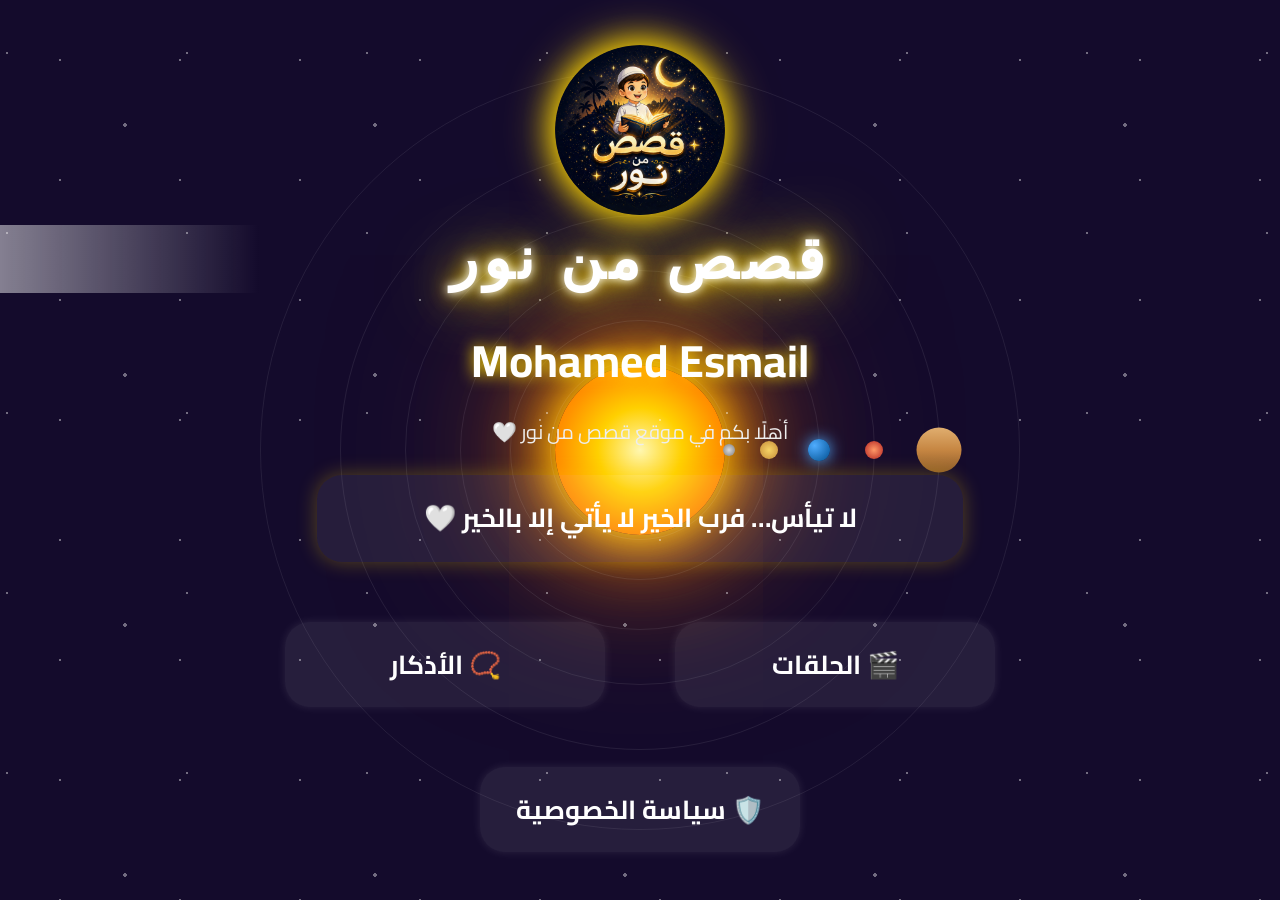
<file: index.html>
<!DOCTYPE html>
<html lang="ar" dir="rtl">

<head>

<meta property="og:image" content="https://hema6464640-glitch.github.io/qesas-men-noor/logo.png">

<meta name="google-site-verification" content="s0iK3EQG66wkWlhZ4yC-Q9cjagMVHtHGOkhFTK0fy5c" />

<meta charset="UTF-8">

<meta name="viewport" content="width=device-width, initial-scale=1.0">

<title>قصص من نور | قصص الصحابة والأذكار الإسلامية</title>

<meta name="description" content="موقع قصص من نور يقدم قصص الصحابة المؤثرة والأذكار الإسلامية اليومية بشكل جميل ومميز.">

<meta name="keywords" content="قصص من نور, قصص الصحابة, اذكار الصباح, اذكار المساء, اسلاميات, خالد بن الوليد, عمر بن الخطاب">

<meta name="author" content="Mohamed Esmail">

<link rel="icon" href="logo.png">

<title>قصص من نور</title>

<link rel="stylesheet" href="style.css">

</head>

<body class="fadePage">

<div class="container">

<img src="logo.png" class="logo">

<h1 class="myName">

قصص من نور

</h1>

<div class="title">
Mohamed Esmail
</div>

<div class="desc">
أهلًا بكم في موقع قصص من نور 🤍
</div>

<div class="changing-text">

<p id="changingWords">

لا تيأس… فرب الخير لا يأتي إلا بالخير 🤍

</p>

</div>

<div class="buttons">

<a href="videos.html" class="btn">
🎬 الحلقات
</a>

<a href="azkar.html" class="btn">
📿 الأذكار
</a>

<a href="privacy.html" class="btn">
🛡️ سياسة الخصوصية
</a>

</div>

<script src="script.js"></script>

</body>

<div class="sun"></div>

<div class="solar-system">

<div class="orbit orbit1">
<div class="planet mercury"></div>
</div>

<div class="orbit orbit2">
<div class="planet venus"></div>
</div>

<div class="orbit orbit3">
<div class="planet earth"></div>
</div>

<div class="orbit orbit4">
<div class="planet mars"></div>
</div>

<div class="orbit orbit5">
<div class="planet jupiter"></div>
</div>

<div class="orbit orbit6">
<div class="planet saturn"></div>
</div>

</div>

<div class="shooting-star star1"></div>
<div class="shooting-star star2"></div>

<div class="real-stars"></div>
</file>
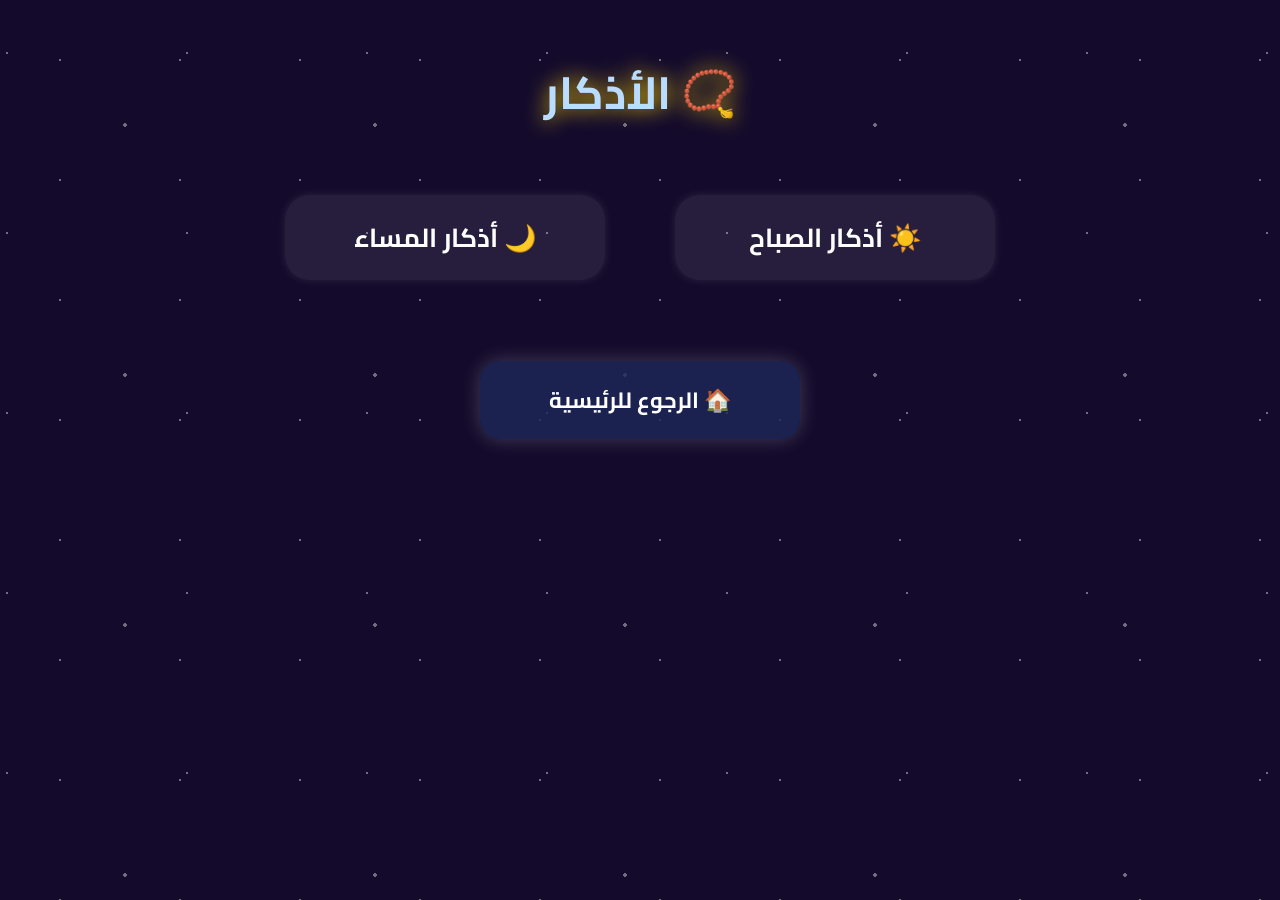
<file: azkar.html>
<!DOCTYPE html>
<html lang="ar" dir="rtl">

<head>
<meta charset="UTF-8">
<title>الأذكار</title>

<link rel="stylesheet" href="style.css">

</head>

<body>

<div class="container">

<h1>📿 الأذكار</h1>

<div class="buttons">

<a href="morning.html" class="btn">
☀️ أذكار الصباح
</a>

<a href="night.html" class="btn">
🌙 أذكار المساء
</a>

</div>

<br><br>

<a href="index.html" class="btn">
🏠 الرجوع للرئيسية
</a>

</div>

</body>
</html>
</file>
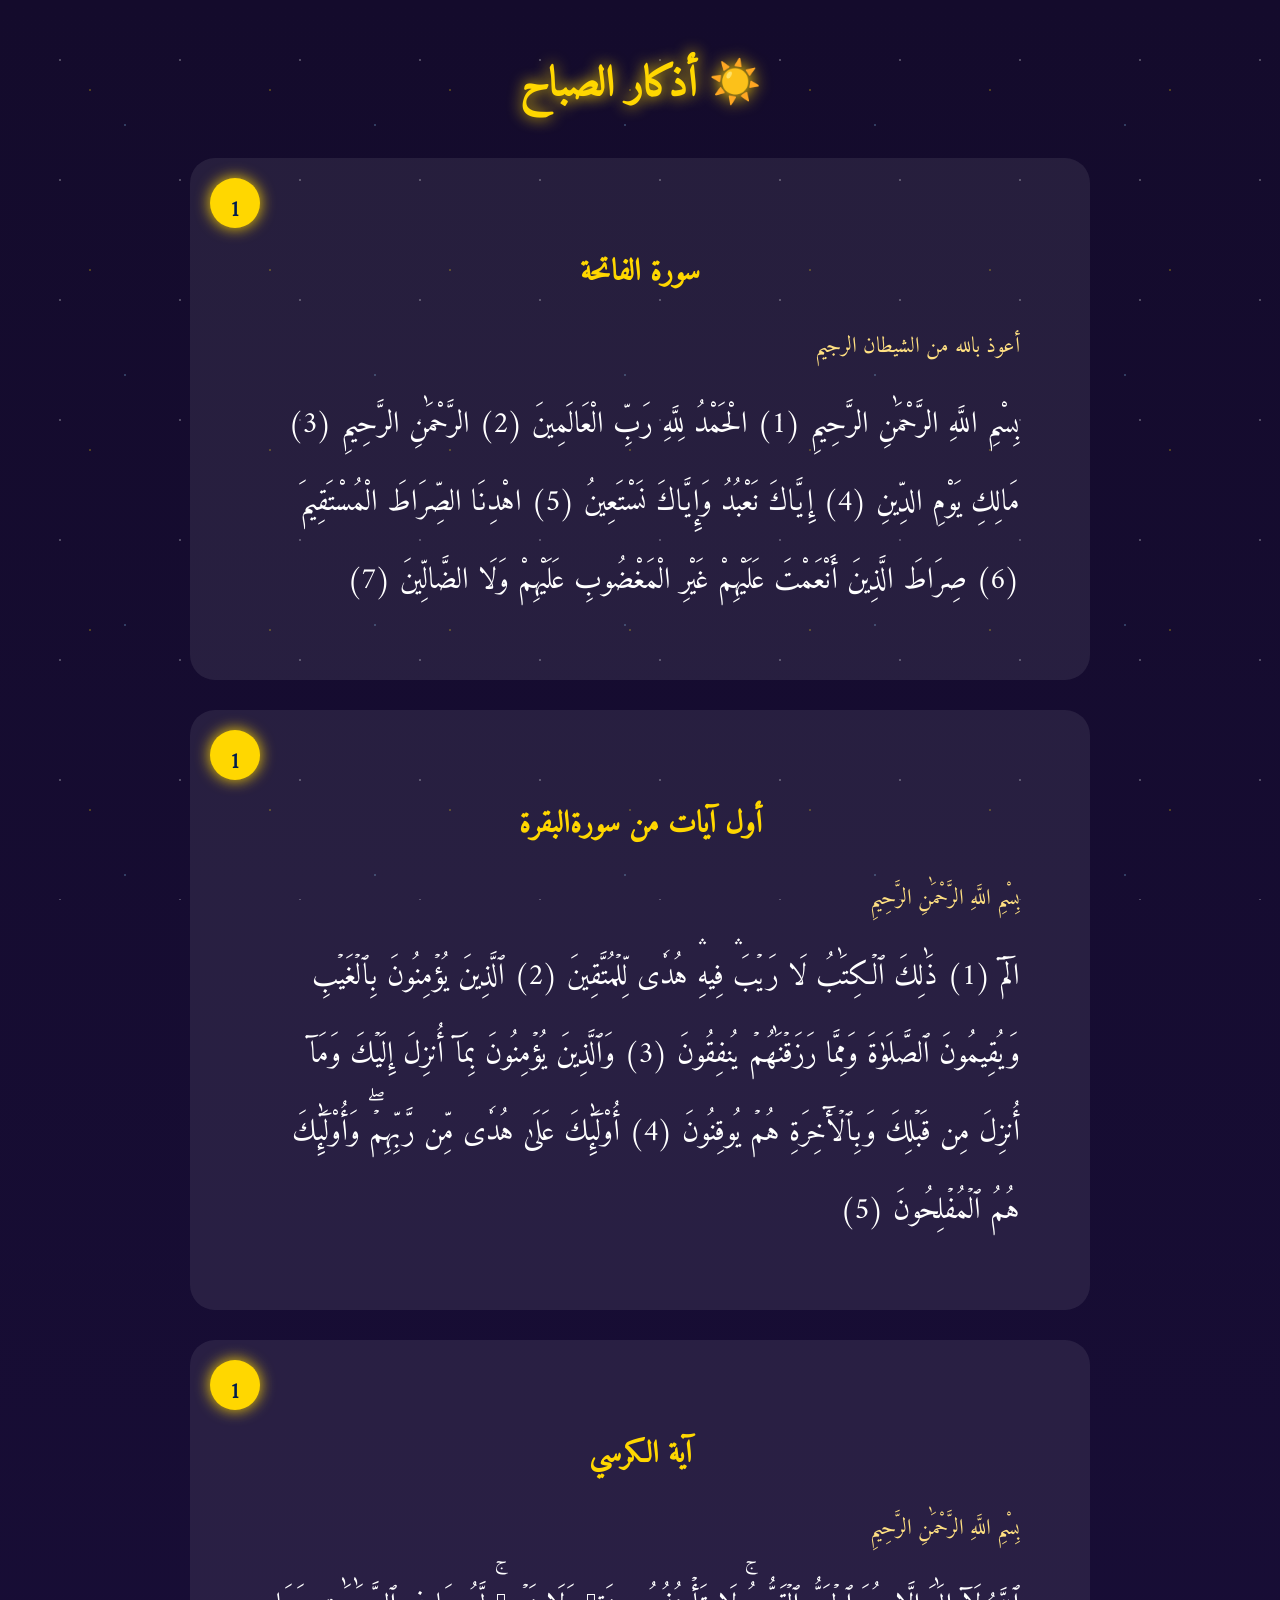
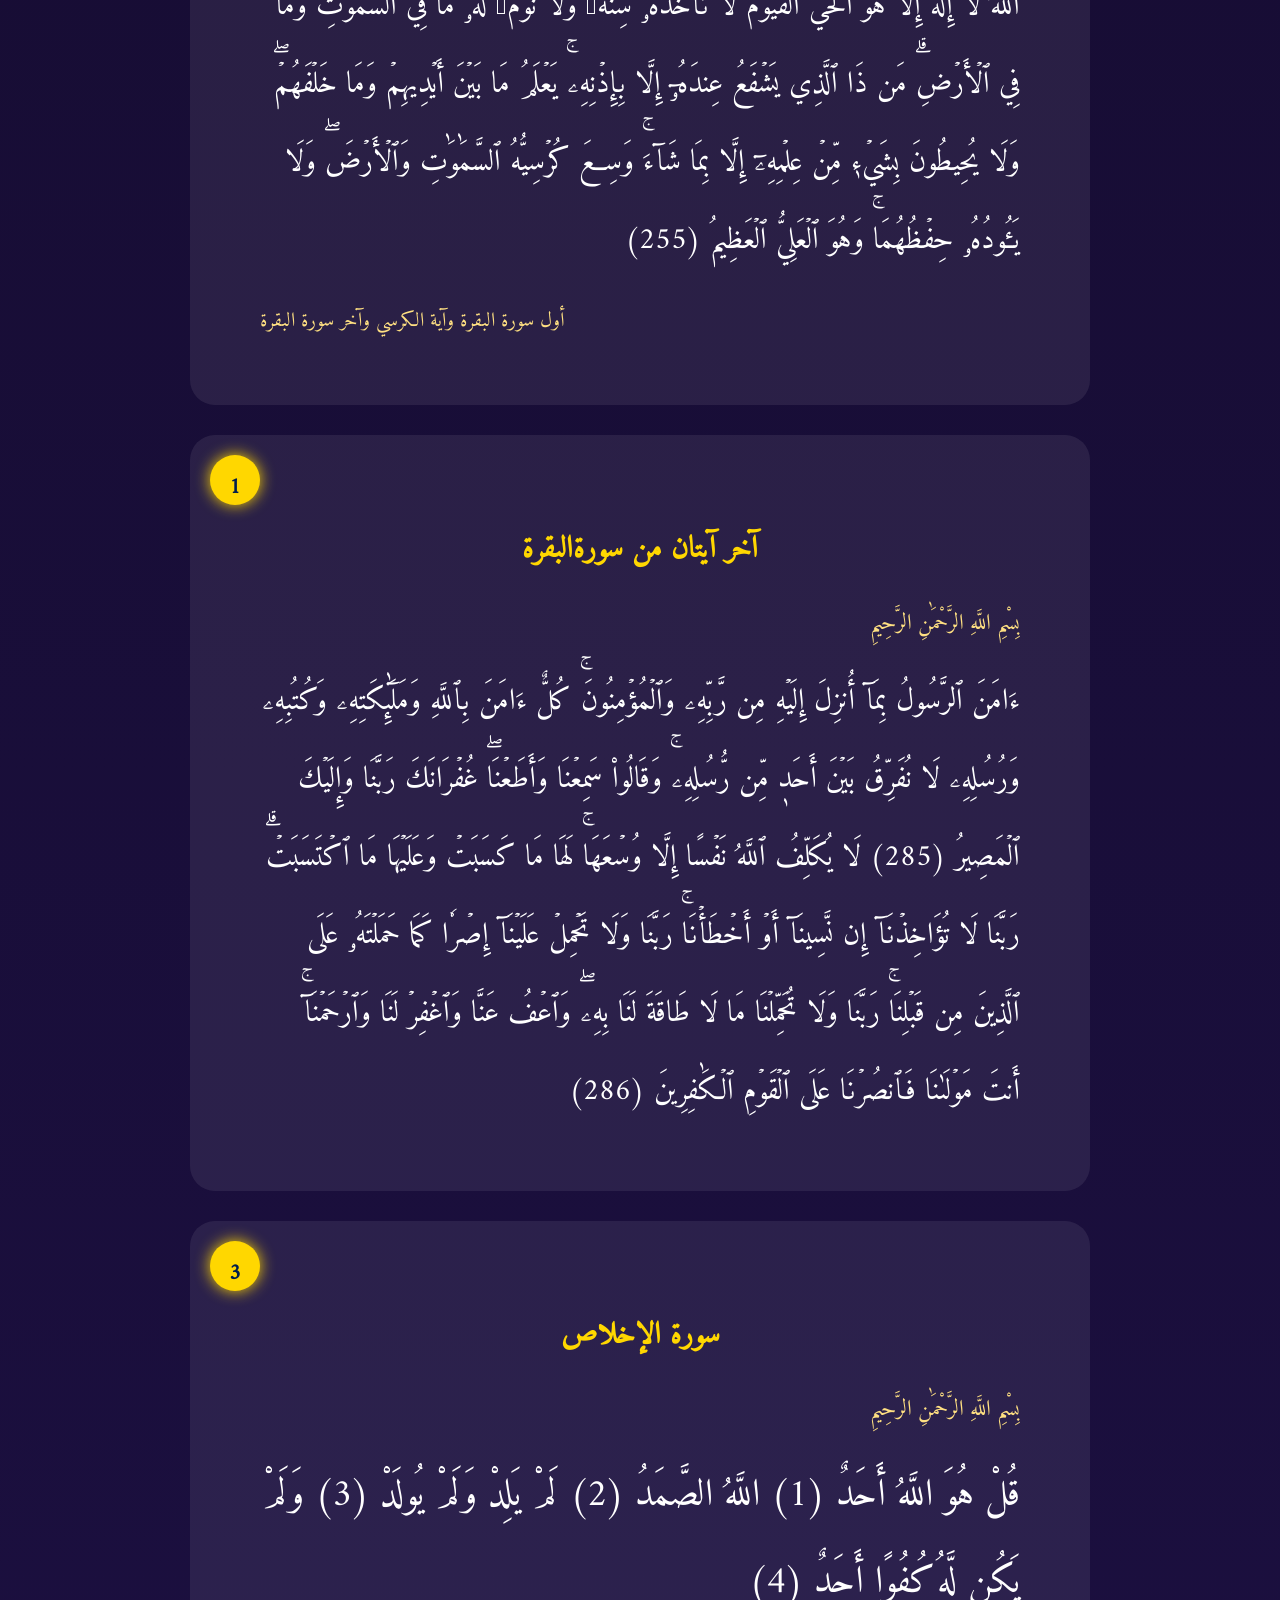
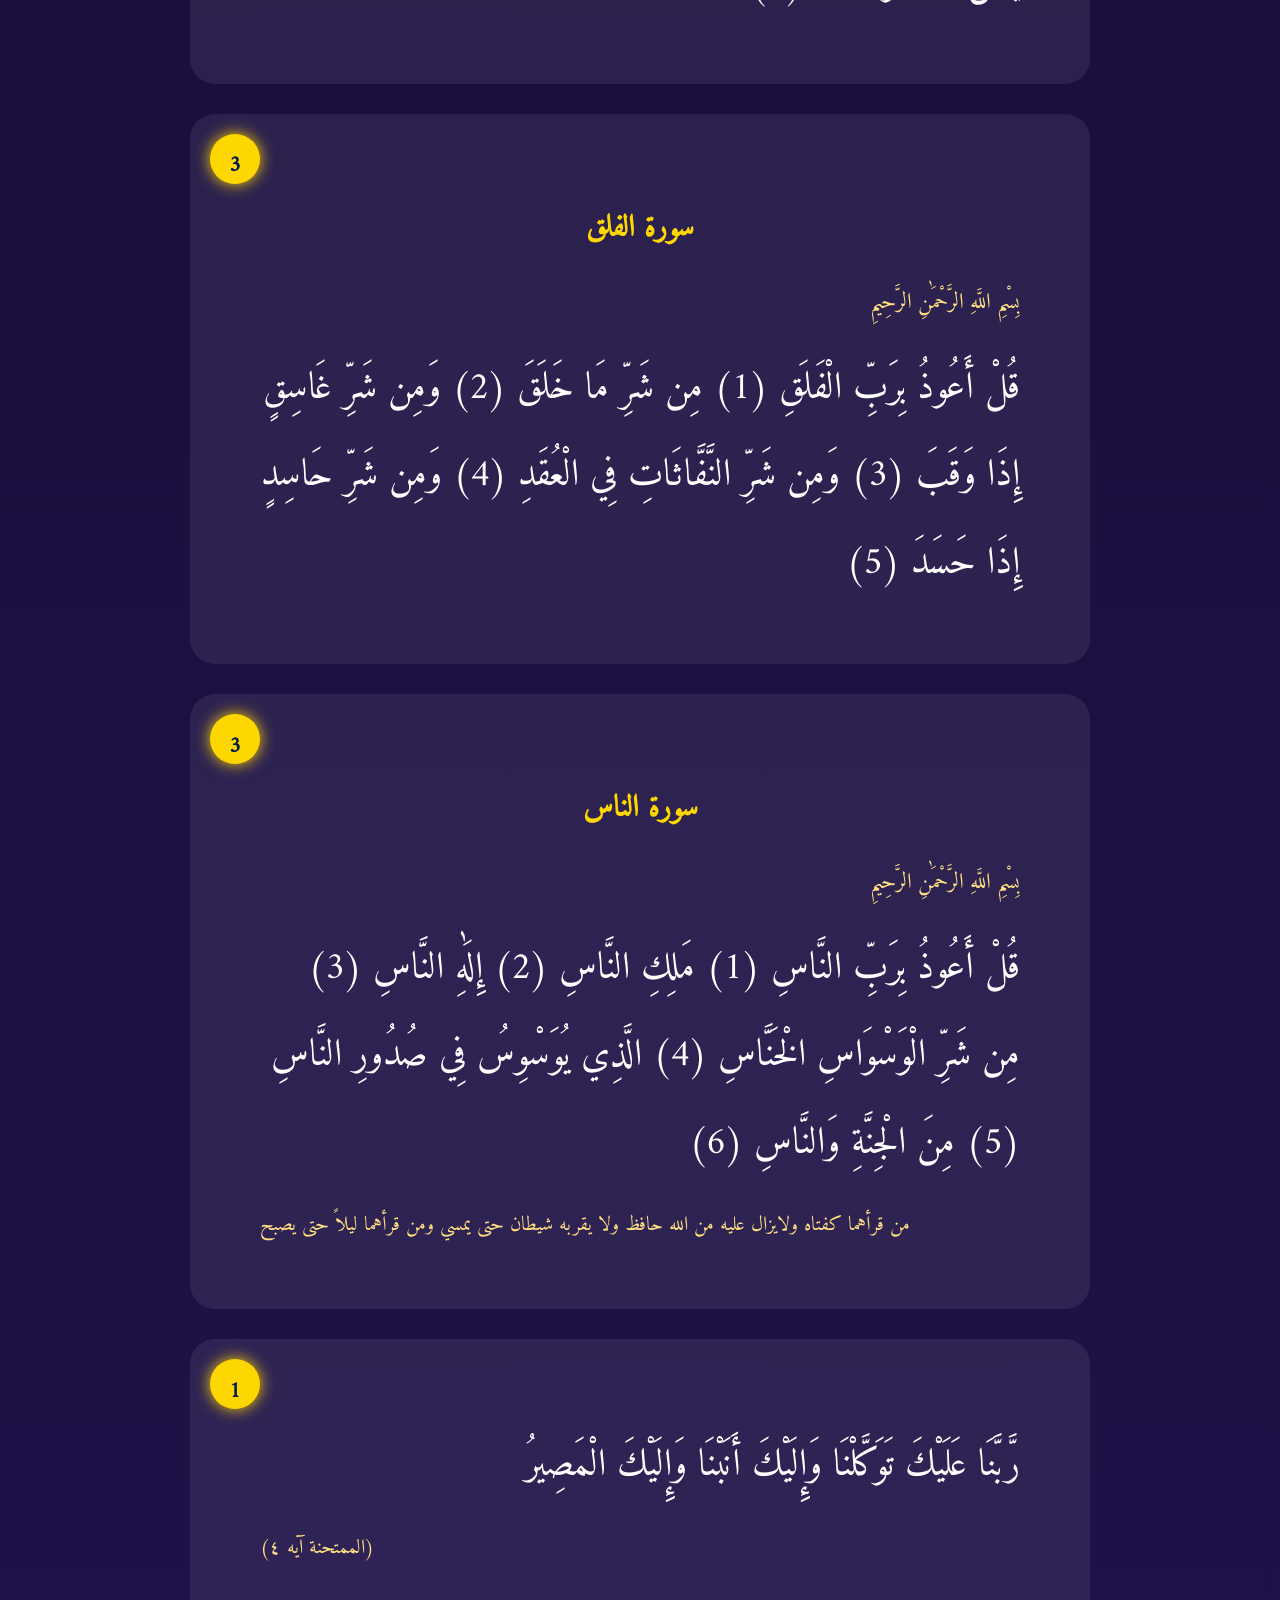
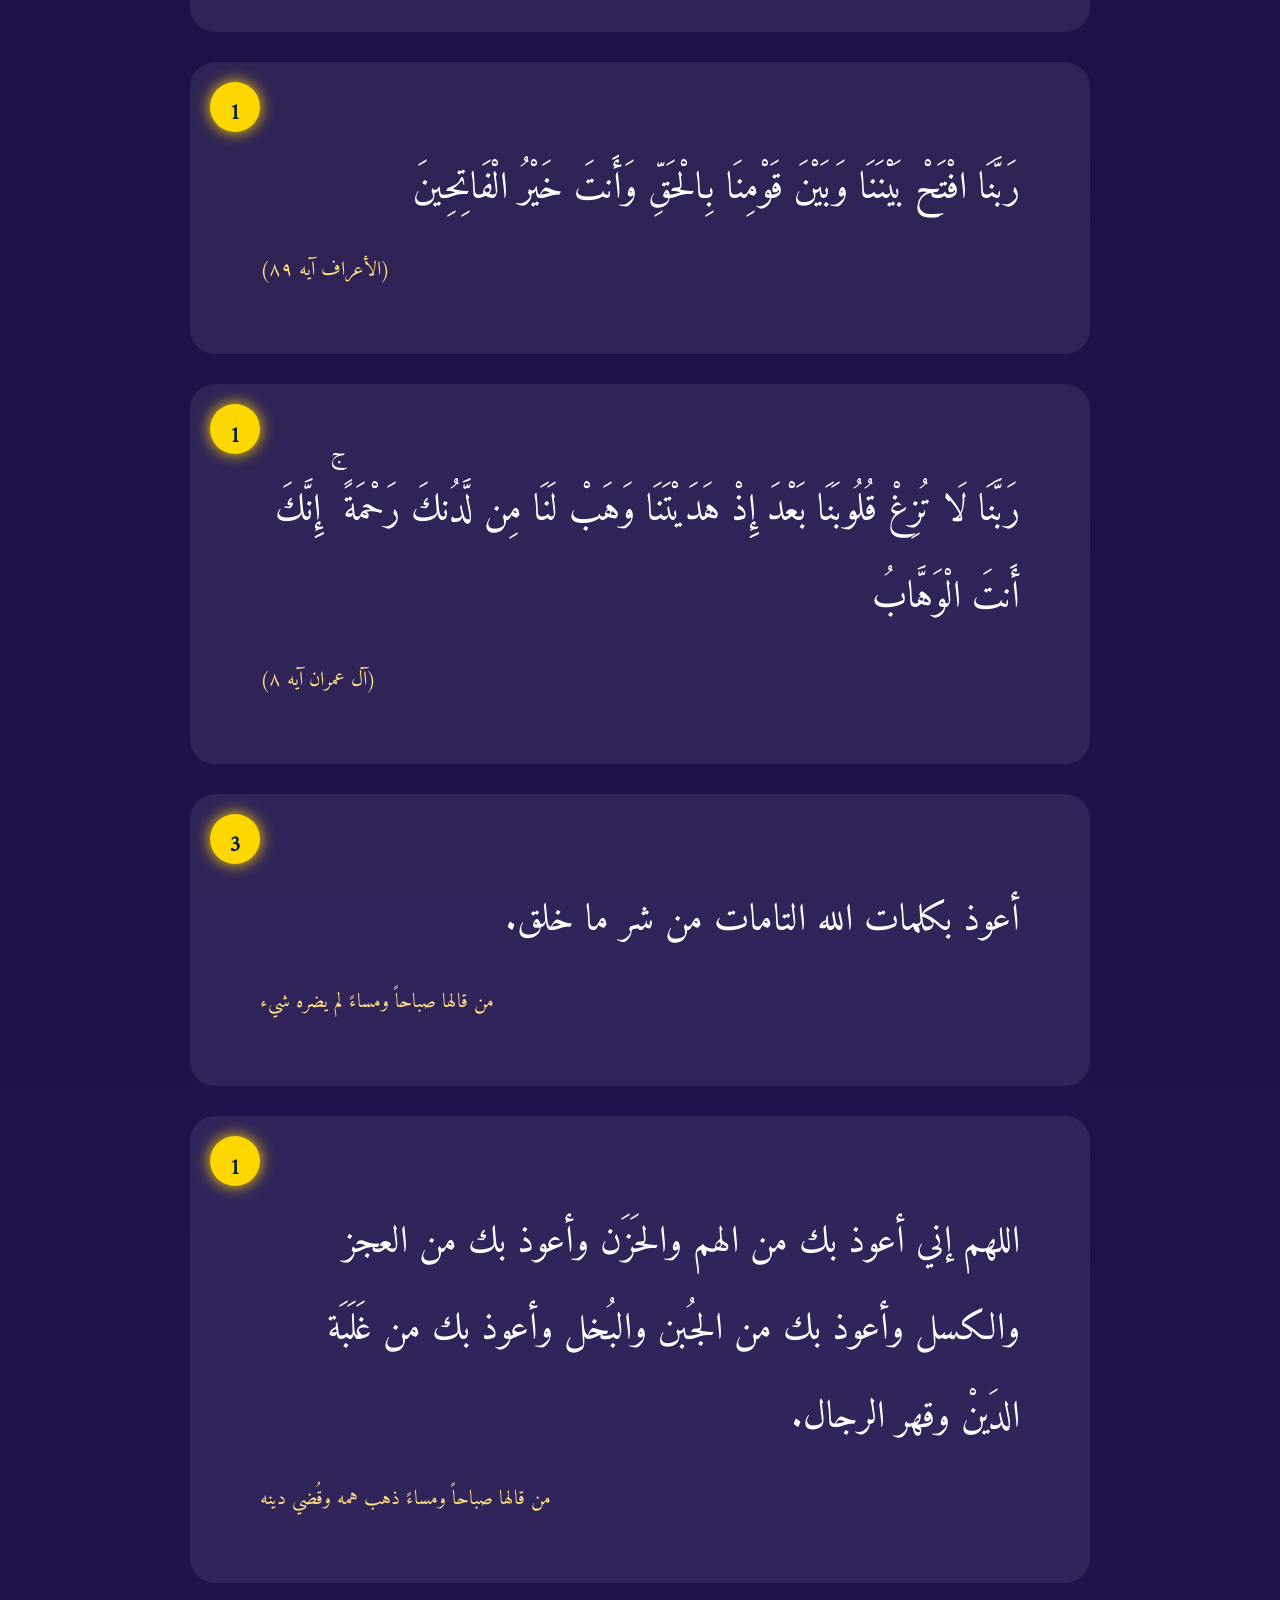
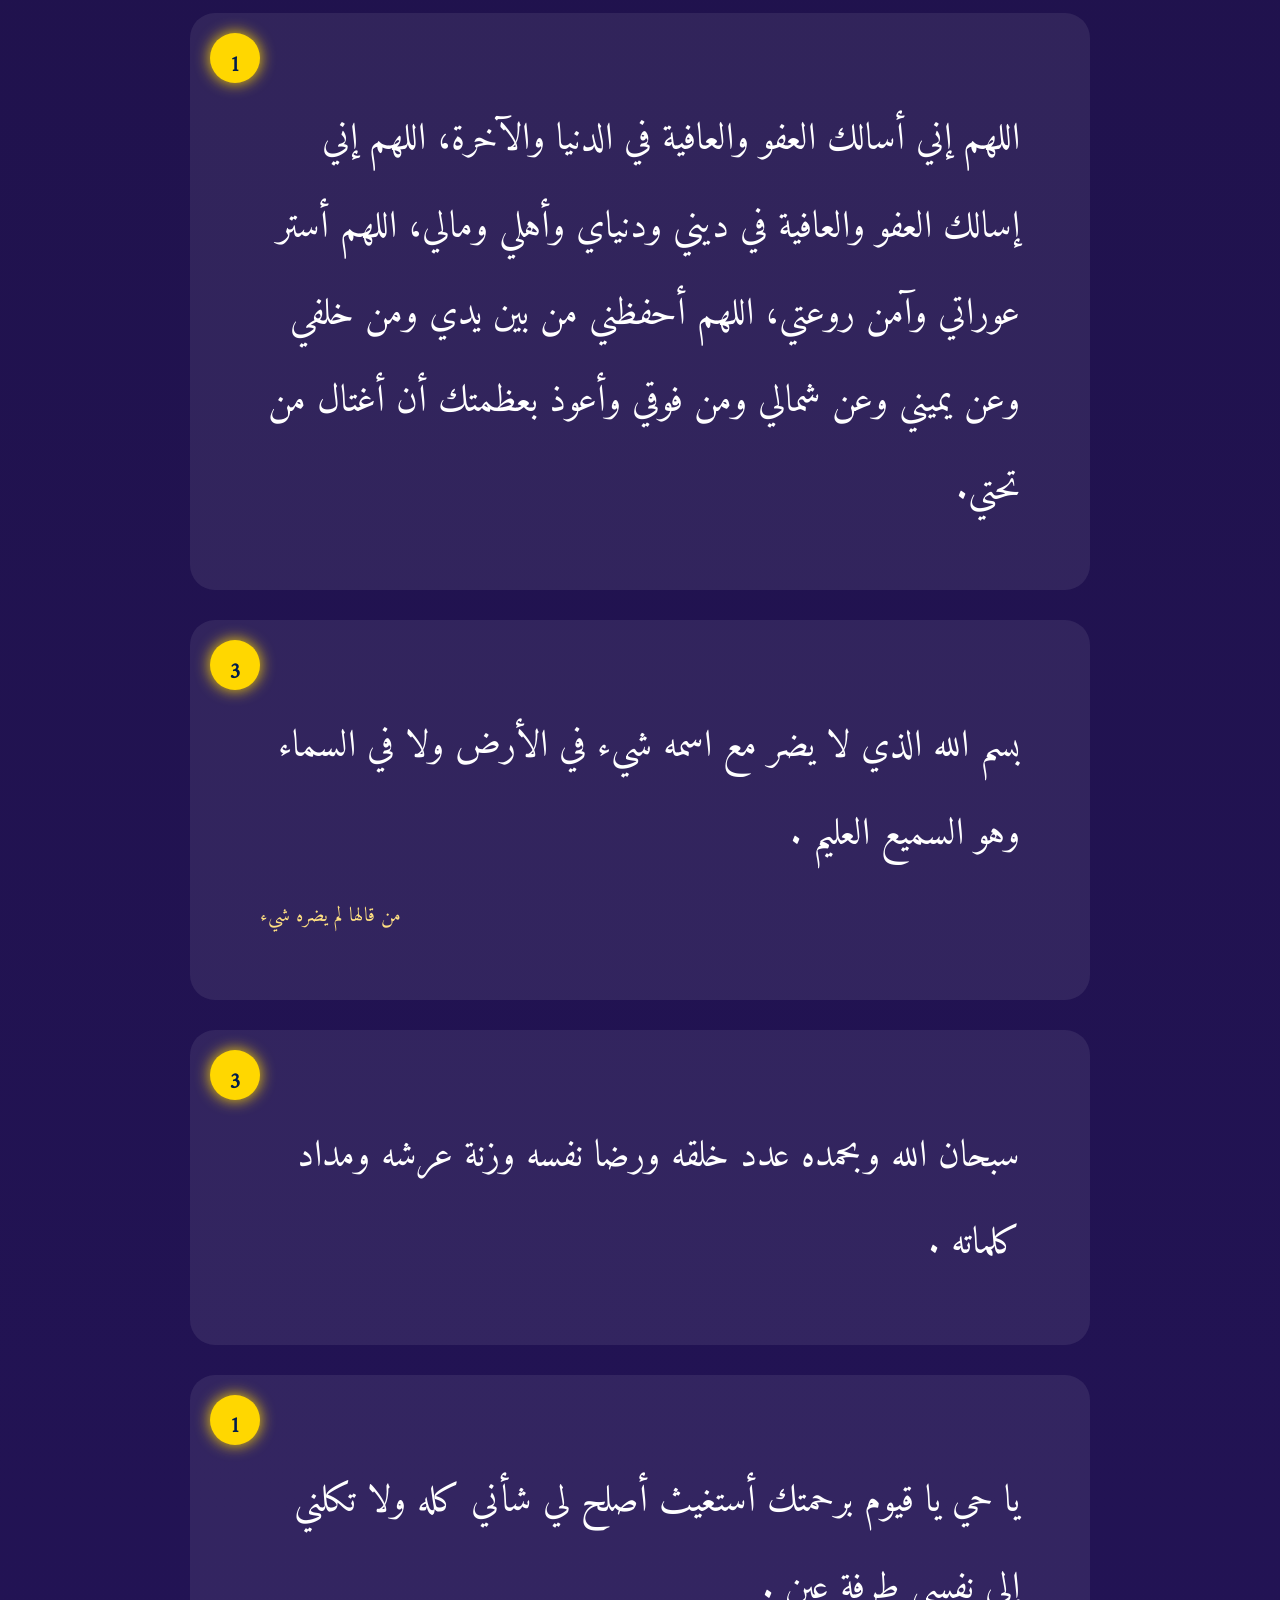
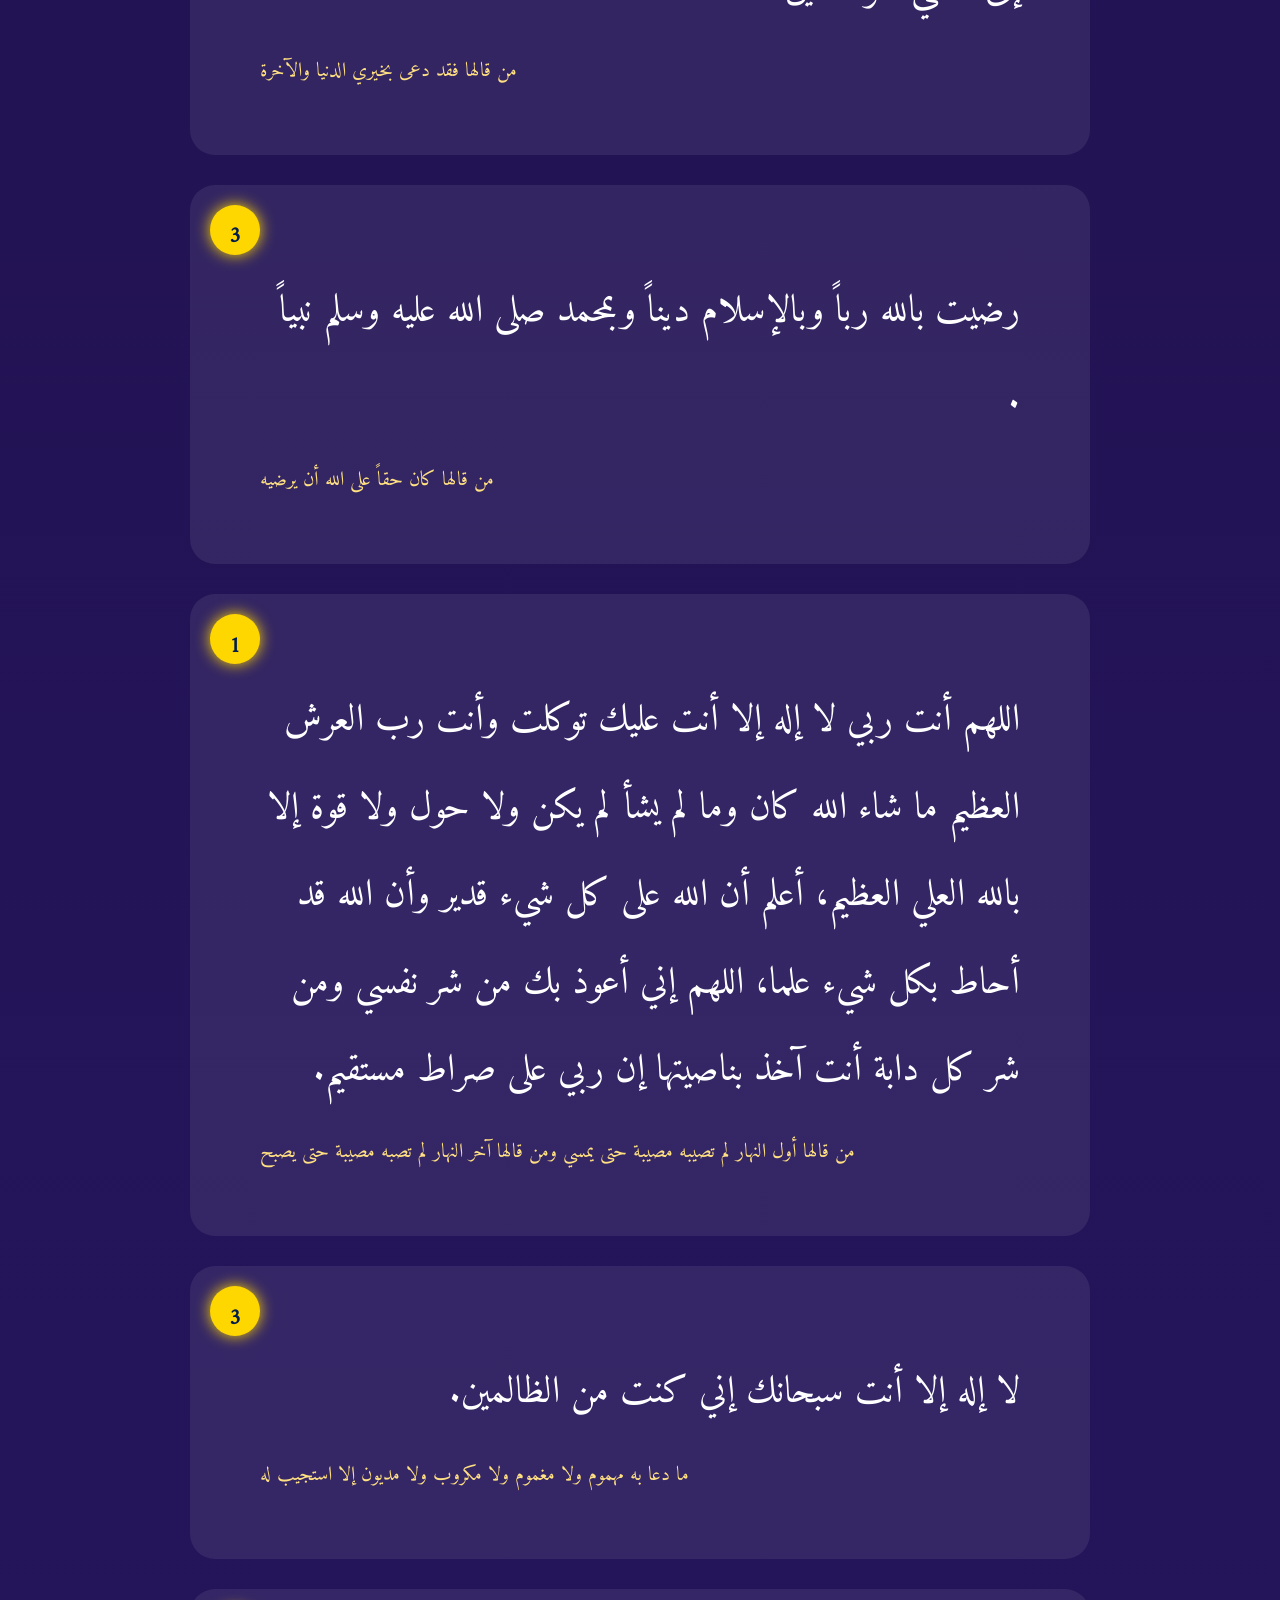
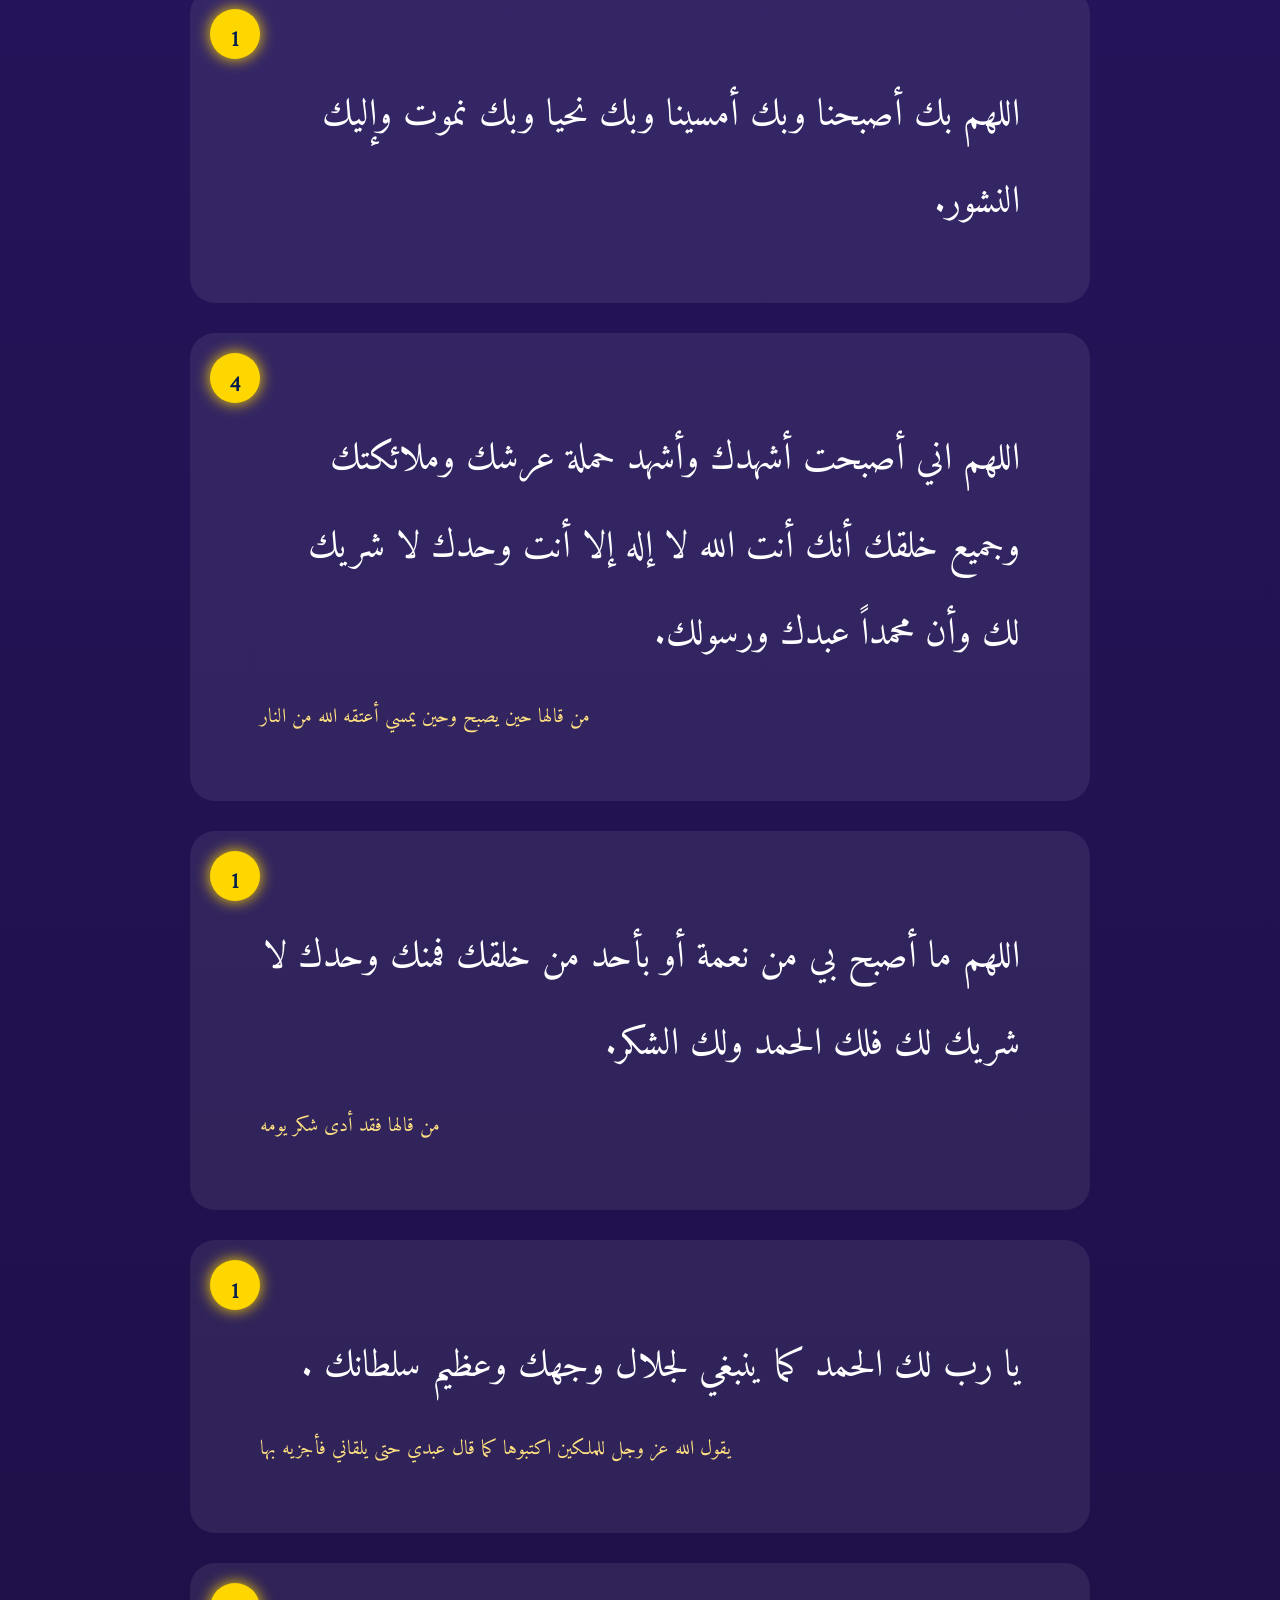
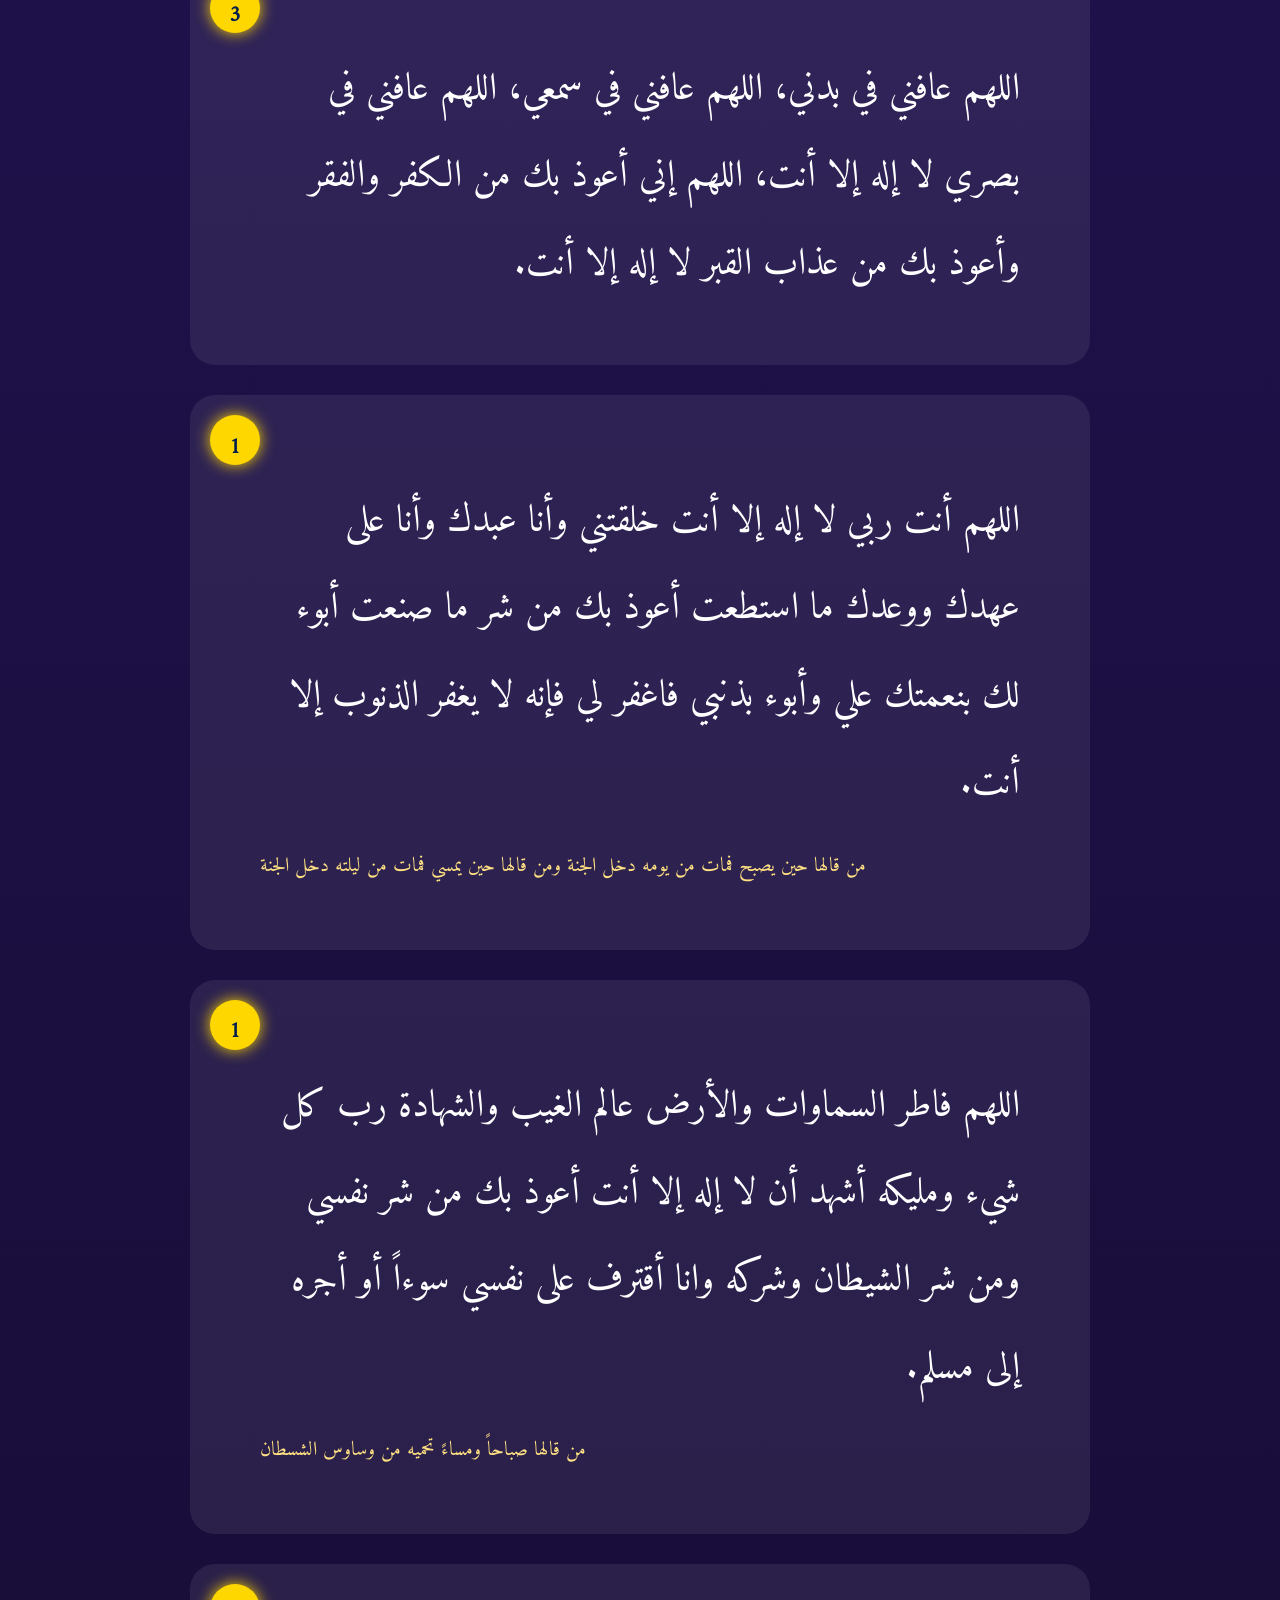
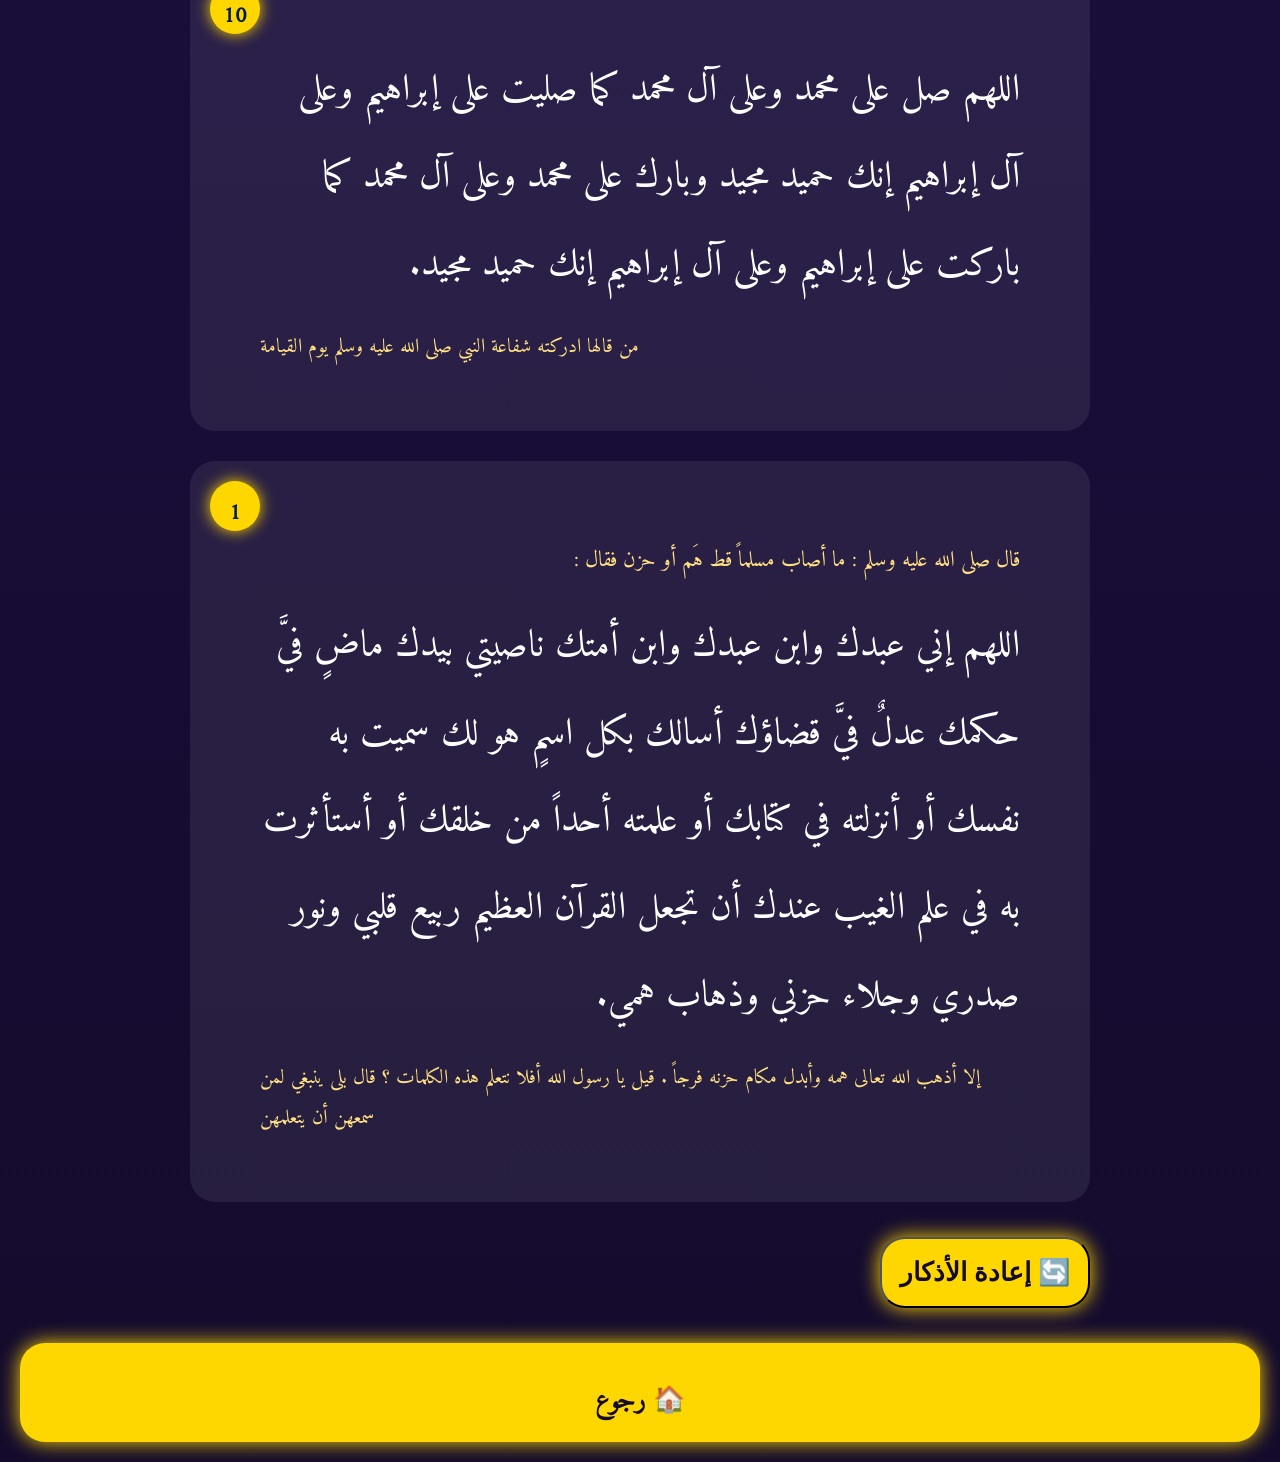
<file: morning.html>
<!DOCTYPE html>
<html lang="ar" dir="rtl">

<head>
<meta charset="UTF-8">
<title>أذكار الصباح</title>

<style>

@import url('https://fonts.googleapis.com/css2?family=Amiri+Quran&display=swap');

*{
margin:0;
padding:0;
box-sizing:border-box;
}

body{

background:
linear-gradient(
to bottom,
#140b2c,
#1e1147,
#24145a,
#140b2c
);

font-family:'Amiri Quran',serif;

color:white;

min-height:100vh;

overflow-x:hidden;

padding:20px;

}

/* النجوم */

body::before{

content:"";

position:fixed;

top:0;
left:0;

width:100%;
height:100%;

background-image:

radial-gradient(white 1px,transparent 1px),
radial-gradient(#ffd700 1px,transparent 1px),
radial-gradient(#87cefa 1px,transparent 1px);

background-size:

120px 120px,
180px 180px,
250px 250px;

opacity:0.25;

animation:starsMove 120s linear infinite;

z-index:-1;

}

@keyframes starsMove{

from{
transform:translateY(0);
}

to{
transform:translateY(-500px);
}

}

.container{

width:100%;
max-width:900px;

margin:auto;

}

h1{

text-align:center;

font-size:42px;

margin-bottom:35px;

color:#ffd700;

text-shadow:0 0 15px gold;

}

.zekr{

background:rgba(255,255,255,0.08);

padding:30px;

padding-top:80px;

margin:30px 0;

border-radius:25px;

font-size:38px;

line-height:2.5;

position:relative;

}

.zekr:active{

transform:scale(0.98);

}

.counter{

position:absolute;

top:20px;

left:20px;

width:55px;

height:55px;

border-radius:50%;

background:#ffd700;

color:#001d4d;

display:flex;

align-items:center;

justify-content:center;

font-size:38px;

font-weight:bold;

box-shadow:0 0 15px gold;

z-index:5;

flex-shrink:0;

}
.done{

opacity:0.5;

}

.surah-title{

font-size:30px;

color:#ffd700;

margin-bottom:20px;

text-align:center;

font-weight:bold;

}

.quran{
font-family:'Amiri Quran', serif;
font-size:30px;
line-height:2.6;
display:block;
margin-top:10px;
}

.small-basmala{
display:block;
font-size:22px;
color:#ffe082;
margin-bottom:15px;
line-height:2;
text-align:right;
}

.small-text{
display:block;
font-size:20px;
color:#ffe082;
line-height:2;
margin-top:25px;
text-align:left;
}

.back{

display:block;

text-align:center;

margin-top:35px;

padding:18px;

border-radius:25px;

background:#ffd700;

color:#140b2c;

font-size:26px;

font-weight:bold;

text-decoration:none;

box-shadow:0 0 20px gold;

}

.zekr{

font-size:38px;

line-height:2.3;

padding:70px;

}

.surah-title{
font-size:30px;
}

.counter{

width:50px;
height:50px;

font-size:22px;

}

</style>

</head>

<body>

<div class="container">

<h1>☀️ أذكار الصباح</h1>

<!-- الفاتحة -->

<div class="zekr" onclick="decrease(this)">

<div class="counter">1</div>

<div class="surah-title">سورة الفاتحة</div>

<span class="small-basmala">
أعوذ بالله من الشيطان الرجيم
</span>

<span class="quran">
بِسْمِ اللَّهِ الرَّحْمَٰنِ الرَّحِيمِ (1)
الْحَمْدُ لِلَّهِ رَبِّ الْعَالَمِينَ (2)  
الرَّحْمَٰنِ الرَّحِيمِ (3)  
مَالِكِ يَوْمِ الدِّينِ (4)  
إِيَّاكَ نَعْبُدُ وَإِيَّاكَ نَسْتَعِينُ (5)  
اهْدِنَا الصِّرَاطَ الْمُسْتَقِيمَ (6)  
صِرَاطَ الَّذِينَ أَنْعَمْتَ عَلَيْهِمْ غَيْرِ الْمَغْضُوبِ عَلَيْهِمْ وَلَا الضَّالِّينَ (7)
</span>

</div>

<!-- البقرة -->

<div class="zekr" onclick="decrease(this)">

<div class="counter">1</div>

<div class="surah-title">أول آيات من سورةالبقرة</div>

<span class="small-basmala">
بِسْمِ اللَّهِ الرَّحْمَٰنِ الرَّحِيمِ
</span>

<span class="quran">
الٓمٓ (1) ذَٰلِكَ ٱلۡكِتَٰبُ لَا رَيۡبَۛ فِيهِۛ هُدٗى لِّلۡمُتَّقِينَ (2) ٱلَّذِينَ يُؤۡمِنُونَ بِٱلۡغَيۡبِ وَيُقِيمُونَ ٱلصَّلَوٰةَ وَمِمَّا رَزَقۡنَٰهُمۡ يُنفِقُونَ (3) وَٱلَّذِينَ يُؤۡمِنُونَ بِمَآ أُنزِلَ إِلَيۡكَ وَمَآ أُنزِلَ مِن قَبۡلِكَ وَبِٱلۡأٓخِرَةِ هُمۡ يُوقِنُونَ (4) أُوْلَٰٓئِكَ عَلَىٰ هُدٗى مِّن رَّبِّهِمۡۖ وَأُوْلَٰٓئِكَ هُمُ ٱلۡمُفۡلِحُونَ (5)
</span>

</div>

<!-- آية الكرسي -->

<div class="zekr" onclick="decrease(this)">

<div class="counter">1</div>

<div class="surah-title">آية الكرسي</div>

<span class="small-basmala">
بِسْمِ اللَّهِ الرَّحْمَٰنِ الرَّحِيمِ
</span>

<span class="quran">
ٱللَّهُ لَآ إِلَٰهَ إِلَّا هُوَ ٱلۡحَيُّ ٱلۡقَيُّومُۚ لَا تَأۡخُذُهُۥ سِنَةٞ وَلَا نَوۡمٞۚ لَّهُۥ مَا فِي ٱلسَّمَٰوَٰتِ وَمَا فِي ٱلۡأَرۡضِۗ مَن ذَا ٱلَّذِي يَشۡفَعُ عِندَهُۥٓ إِلَّا بِإِذۡنِهِۦۚ يَعۡلَمُ مَا بَيۡنَ أَيۡدِيهِمۡ وَمَا خَلۡفَهُمۡۖ وَلَا يُحِيطُونَ بِشَيۡءٖ مِّنۡ عِلۡمِهِۦٓ إِلَّا بِمَا شَآءَۚ وَسِعَ كُرۡسِيُّهُ ٱلسَّمَٰوَٰتِ وَٱلۡأَرۡضَۖ وَلَا يَـُٔودُهُۥ حِفۡظُهُمَاۚ وَهُوَ ٱلۡعَلِيُّ ٱلۡعَظِيمُ (255)
</span>

<span class="small-text" style="display: block; text-align: left;"> أول سورة البقرة وآية الكرسي وآخر سورة البقرة
</span>

</div>

<!-- البقرة -->

<div class="zekr" onclick="decrease(this)">

<div class="counter">1</div>

<div class="surah-title">آخر آيتان من سورةالبقرة</div>

<span class="small-basmala">
بِسْمِ اللَّهِ الرَّحْمَٰنِ الرَّحِيمِ
</span>

<span class="quran">
ءَامَنَ ٱلرَّسُولُ بِمَآ أُنزِلَ إِلَيۡهِ مِن رَّبِّهِۦ وَٱلۡمُؤۡمِنُونَۚ كُلٌّ ءَامَنَ بِٱللَّهِ وَمَلَٰٓئِكَتِهِۦ وَكُتُبِهِۦ وَرُسُلِهِۦ لَا نُفَرِّقُ بَيۡنَ أَحَدٖ مِّن رُّسُلِهِۦۚ وَقَالُواْ سَمِعۡنَا وَأَطَعۡنَاۖ غُفۡرَانَكَ رَبَّنَا وَإِلَيۡكَ ٱلۡمَصِيرُ (285) لَا يُكَلِّفُ ٱللَّهُ نَفۡسًا إِلَّا وُسۡعَهَاۚ لَهَا مَا كَسَبَتۡ وَعَلَيۡهَا مَا ٱكۡتَسَبَتۡۗ رَبَّنَا لَا تُؤَاخِذۡنَآ إِن نَّسِينَآ أَوۡ أَخۡطَأۡنَاۚ رَبَّنَا وَلَا تَحۡمِلۡ عَلَيۡنَآ إِصۡرٗا كَمَا حَمَلۡتَهُۥ عَلَى ٱلَّذِينَ مِن قَبۡلِنَاۚ رَبَّنَا وَلَا تُحَمِّلۡنَا مَا لَا طَاقَةَ لَنَا بِهِۦۖ وَٱعۡفُ عَنَّا وَٱغۡفِرۡ لَنَا وَٱرۡحَمۡنَآۚ أَنتَ مَوۡلَىٰنَا فَٱنصُرۡنَا عَلَى ٱلۡقَوۡمِ ٱلۡكَٰفِرِينَ (286)
</span>

</div>

<!-- الإخلاص -->

<div class="zekr" onclick="decrease(this)">

<div class="counter">3</div>

<div class="surah-title">سورة الإخلاص</div>

<span class="small-basmala">
بِسْمِ اللَّهِ الرَّحْمَٰنِ الرَّحِيمِ
</span>

قُلْ هُوَ اللَّهُ أَحَدٌ (1)  
اللَّهُ الصَّمَدُ (2)  
لَمْ يَلِدْ وَلَمْ يُولَدْ (3)  
وَلَمْ يَكُن لَّهُ كُفُوًا أَحَدٌ (4)

</div>

<!-- الفلق -->

<div class="zekr" onclick="decrease(this)">

<div class="counter">3</div>

<div class="surah-title">سورة الفلق</div>

<span class="small-basmala">
بِسْمِ اللَّهِ الرَّحْمَٰنِ الرَّحِيمِ
</span>

قُلْ أَعُوذُ بِرَبِّ الْفَلَقِ (1)  
مِن شَرِّ مَا خَلَقَ (2)  
وَمِن شَرِّ غَاسِقٍ إِذَا وَقَبَ (3)  
وَمِن شَرِّ النَّفَّاثَاتِ فِي الْعُقَدِ (4)  
وَمِن شَرِّ حَاسِدٍ إِذَا حَسَدَ (5)

</div>

<!-- الناس -->

<div class="zekr" onclick="decrease(this)">

<div class="counter">3</div>

<div class="surah-title">سورة الناس</div>

<span class="small-basmala">
بِسْمِ اللَّهِ الرَّحْمَٰنِ الرَّحِيمِ
</span>

قُلْ أَعُوذُ بِرَبِّ النَّاسِ (1)  
مَلِكِ النَّاسِ (2)  
إِلَٰهِ النَّاسِ (3)  
مِن شَرِّ الْوَسْوَاسِ الْخَنَّاسِ (4)  
الَّذِي يُوَسْوِسُ فِي صُدُورِ النَّاسِ (5)  
مِنَ الْجِنَّةِ وَالنَّاسِ (6)

<span class="small-text" style="display: block; text-align: left;"> من قرأهما كفتاه ولايزال عليه من الله حافظ ولا يقربه شيطان حتى يمسي ومن قرأهما ليلاً حتى يصبح
</span>

</div>

<!-- ذكر -->

<div class="zekr" onclick="decrease(this)">

<div class="counter">1</div>

رَّبَّنَا عَلَيْكَ تَوَكَّلْنَا وَإِلَيْكَ أَنَبْنَا وَإِلَيْكَ الْمَصِيرُ

<span class="small-text" style="display: block; text-align: left;"> (الممتحنة آيه ٤)
</span>

</div>

<!-- ذكر -->

<div class="zekr" onclick="decrease(this)">

<div class="counter">1</div>

رَبَّنَا افْتَحْ بَيْنَنَا وَبَيْنَ قَوْمِنَا بِالْحَقِّ وَأَنتَ خَيْرُ الْفَاتِحِينَ

<span class="small-text" style="display: block; text-align: left;"> (الأعراف آيه ٨٩)
</span>

</div>

<!-- ذكر -->

<div class="zekr" onclick="decrease(this)">

<div class="counter">1</div>

رَبَّنَا لَا تُزِغْ قُلُوبَنَا بَعْدَ إِذْ هَدَيْتَنَا وَهَبْ لَنَا مِن لَّدُنكَ رَحْمَةً ۚ إِنَّكَ أَنتَ الْوَهَّابُ

<span class="small-text" style="display: block; text-align: left;"> (آل عمران آيه ٨)
</span>

</div>

<!-- ذكر -->

<div class="zekr" onclick="decrease(this)">

<div class="counter">3</div>

أعوذ بكلمات الله التامات من شر ما خلق.

<span class="small-text" style="display: block; text-align: left;"> من قالها صباحاً ومساءً لم يضره شيء
</span>

</div>

<!-- ذكر -->

<div class="zekr" onclick="decrease(this)">

<div class="counter">1</div>

اللهم إني أعوذ بك من الهم والحَزَن وأعوذ بك من العجز والكسل وأعوذ بك من الجُبن والبُخل وأعوذ بك من غَلَبَة الدَينْ وقهر الرجال.

<span class="small-text" style="display: block; text-align: left;"> من قالها صباحاً ومساءً ذهب همه وقُضي دينه
</span>

</div>

<!-- ذكر -->

<div class="zekr" onclick="decrease(this)">

<div class="counter">1</div>

اللهم إني أسالك العفو والعافية في الدنيا والآخرة، اللهم إني إسالك العفو والعافية في ديني ودنياي وأهلي ومالي، اللهم أستر عوراتي وآمن روعتي، اللهم أحفظني من بين يدي ومن خلفي وعن يميني وعن شمالي ومن فوقي وأعوذ بعظمتك أن أغتال من تحتي.

</div>

<!-- ذكر -->

<div class="zekr" onclick="decrease(this)">

<div class="counter">3</div>

بسم الله الذي لا يضر مع اسمه شيء في الأرض ولا في السماء وهو السميع العليم .

<span class="small-text" style="display: block; text-align: left;"> من قالها لم يضره شيء
</span>

</div>

<!-- ذكر -->

<div class="zekr" onclick="decrease(this)">

<div class="counter">3</div>

سبحان الله وبحمده عدد خلقه ورضا نفسه وزنة عرشه ومداد كلماته .

</div>

<!-- ذكر -->

<div class="zekr" onclick="decrease(this)">

<div class="counter">1</div>

يا حي يا قيوم برحمتك أستغيث أصلح لي شأني كله ولا تكلني إلى نفسي طرفة عين .

<span class="small-text" style="display: block; text-align: left;"> من قالها فقد دعى بخيري الدنيا والآخرة
</span>

</div>

<!-- ذكر -->

<div class="zekr" onclick="decrease(this)">

<div class="counter">3</div>

رضيت بالله رباً وبالإسلام ديناً وبمحمد صلى الله عليه وسلم نبياً .

<span class="small-text" style="display: block; text-align: left;"> من قالها كان حقاً على الله أن يرضيه
</span>

</div>

<!-- ذكر -->

<div class="zekr" onclick="decrease(this)">

<div class="counter">1</div>

اللهم أنت ربي لا إله إلا أنت عليك توكلت وأنت رب العرش العظيم ما شاء الله كان وما لم يشأ لم يكن ولا حول ولا قوة إلا بالله العلي العظيم، أعلم أن الله على كل شيء قدير وأن الله قد أحاط بكل شيء علما، اللهم إني أعوذ بك من شر نفسي ومن شر كل دابة أنت آخذ بناصيتها إن ربي على صراط مستقيم.

<span class="small-text" style="display: block; text-align: left;"> من قالها أول النهار لم تصيبه مصيبة حتى يمسي ومن قالها آخر النهار لم تصبه مصيبة حتى يصبح
</span>

</div>

<!-- ذكر -->

<div class="zekr" onclick="decrease(this)">

<div class="counter">3</div>

لا إله إلا أنت سبحانك إني كنت من الظالمين.

<span class="small-text" style="display: block; text-align: left;"> ما دعا به مهموم ولا مغموم ولا مكروب ولا مديون إلا استجيب له
</span>

</div>

<!-- ذكر -->

<div class="zekr" onclick="decrease(this)">

<div class="counter">1</div>

اللهم بك أصبحنا وبك أمسينا وبك نحيا وبك نموت وإليك النشور.

</div>

<!-- ذكر -->

<div class="zekr" onclick="decrease(this)">

<div class="counter">4</div>

اللهم اني أصبحت أشهدك وأشهد حملة عرشك وملائكتك وجميع خلقك أنك أنت الله لا إله إلا أنت وحدك لا شريك لك وأن محمداً عبدك ورسولك.

<span class="small-text" style="display: block; text-align: left;"> من قالها حين يصبح وحين يمسي أعتقه الله من النار
</span>

</div>

<!-- ذكر -->

<div class="zekr" onclick="decrease(this)">

<div class="counter">1</div>

اللهم ما أصبح بي من نعمة أو بأحد من خلقك فمنك وحدك لا شريك لك فلك الحمد ولك الشكر.

<span class="small-text" style="display: block; text-align: left;"> من قالها فقد أدى شكر يومه
</span>

</div>

<!-- ذكر -->

<div class="zekr" onclick="decrease(this)">

<div class="counter">1</div>

يا رب لك الحمد كما ينبغي لجلال وجهك وعظيم سلطانك .

<span class="small-text" style="display: block; text-align: left;"> يقول الله عز وجل للملكين اكتبوها كما قال عبدي حتى يلقاني فأجزيه بها
</span>

</div>

<!-- ذكر -->

<div class="zekr" onclick="decrease(this)">

<div class="counter">3</div>

اللهم عافني في بدني، اللهم عافني في سمعي، اللهم عافني في بصري لا إله إلا أنت، اللهم إني أعوذ بك من الكفر والفقر وأعوذ بك من عذاب القبر لا إله إلا أنت.

</div>

<!-- ذكر -->

<div class="zekr" onclick="decrease(this)">

<div class="counter">1</div>
اللهم أنت ربي لا إله إلا أنت خلقتني وأنا عبدك وأنا على عهدك ووعدك ما استطعت أعوذ بك من شر ما صنعت أبوء لك بنعمتك علي وأبوء بذنبي فاغفر لي فإنه لا يغفر الذنوب إلا أنت.

<span class="small-text" style="display: block; text-align: left;"> من قالها حين يصبح فمات من يومه دخل الجنة ومن قالها حين يمسي فمات من ليلته دخل الجنة
</span>

</div>

<!-- ذكر -->

<div class="zekr" onclick="decrease(this)">

<div class="counter">1</div>

اللهم فاطر السماوات والأرض عالم الغيب والشهادة رب كل شيء ومليكه أشهد أن لا إله إلا أنت أعوذ بك من شر نفسي ومن شر الشيطان وشركه وانا أقترف على نفسي سوءاً  أو أجره إلى مسلم.

<span class="small-text" style="display: block; text-align: left;"> من قالها صباحاً ومساءً تحميه من وساوس الشسطان
</span>

</div>

<!-- ذكر -->

<div class="zekr" onclick="decrease(this)">

<div class="counter">10</div>

اللهم صل على محمد وعلى آل محمد كما صليت على إبراهيم وعلى آل إبراهيم إنك حميد مجيد وبارك على محمد وعلى آل محمد كما باركت على إبراهيم وعلى آل إبراهيم إنك حميد مجيد.

<span class="small-text" style="display: block; text-align: left;"> من قالها ادركته شفاعة النبي صلى الله عليه وسلم يوم القيامة
</span>

</div>

<!-- ذكر -->

<div class="zekr" onclick="decrease(this)">

<div class="counter">1</div>

<span class="small-basmala">
قال صلى الله عليه وسلم : ما أصاب مسلماً قط هَم أو حزن فقال :
</span>

اللهم إني عبدك وابن عبدك وابن أمتك ناصيتي بيدك ماضٍ فيَّ حكمك عدلٌ فيَّ قضاؤك أسالك بكل اسمٍ هو لك سميت به نفسك أو أنزلته في كتابك أو علمته أحداً من خلقك أو أستأثرت به في علم الغيب عندك أن تجعل القرآن العظيم ربيع قلبي ونور صدري وجلاء حزني وذهاب همي.

<span class="small-text" style="display: block; text-align: left;"> إلا أذهب الله تعالى همه وأبدل مكام حزنه فرجاً . 
    قيل يا رسول الله أفلا نتعلم هذه الكلمات ؟ قال بلى ينبغي لمن سمعهن أن يتعلمهن
</span>

</div>

<button onclick="resetAzkar()" class="back">
🔄 إعادة الأذكار
</button>

</div>

<a href="azkar.html" class="back">
🏠 رجوع
</a>

</div>

<script>

const counters = document.querySelectorAll(".counter");

window.onload = function(){

counters.forEach((counter,index)=>{

let saved = localStorage.getItem("morning_zekr_"+index);

if(parseInt(saved) === 0){

counter.parentElement.classList.add("done");

counter.innerHTML = "✓";

}

});

};

function decrease(element){

let counter = element.querySelector(".counter");

let number = parseInt(counter.innerHTML);

if(number > 0){

number--;

counter.innerHTML = number;

let index =
Array.from(document.querySelectorAll(".zekr"))
.indexOf(element);

localStorage.setItem("morning_zekr_"+index,number);

}

if(number === 0){

element.classList.add("done");

counter.innerHTML = "✓";

}

}

function resetAzkar(){

for(let i=0;i<1000;i++){
localStorage.removeItem("morning_zekr_"+i);
}

location.reload();

}

</script>

</body>
</html>
</file>
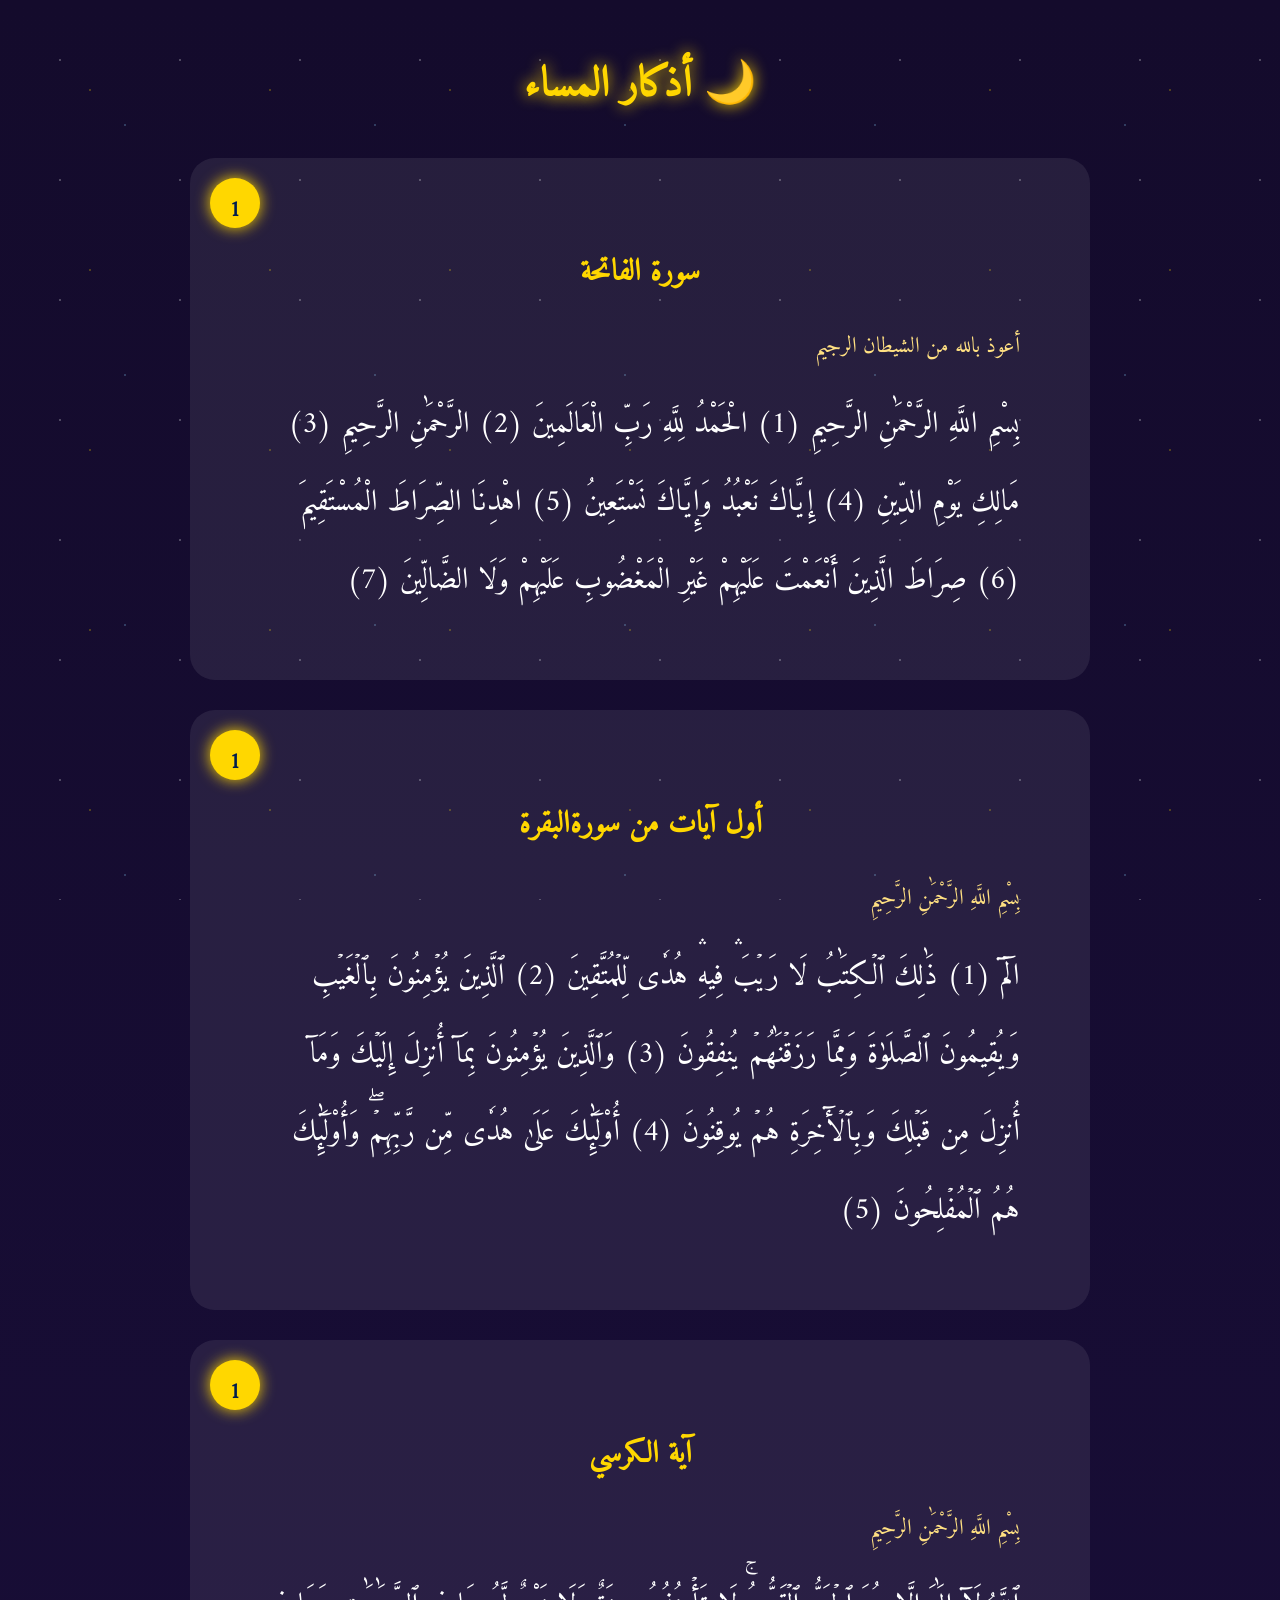
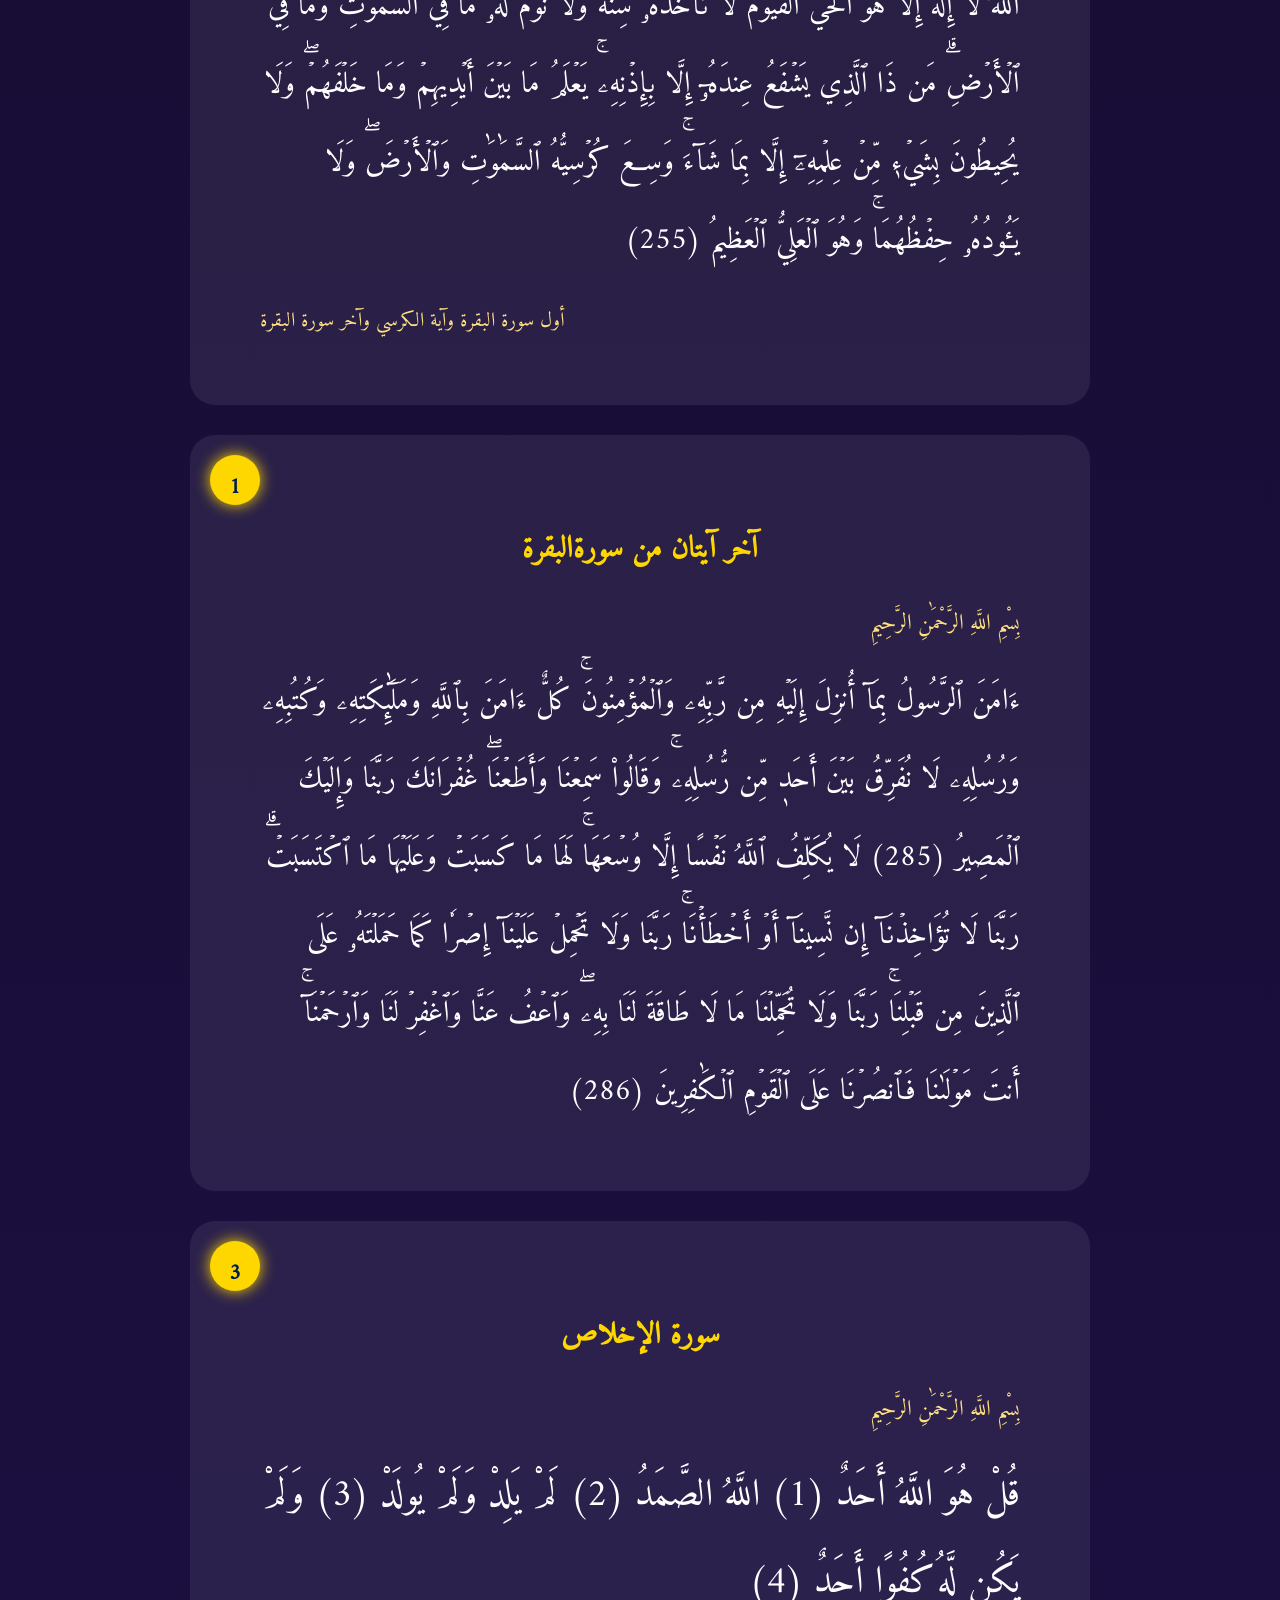
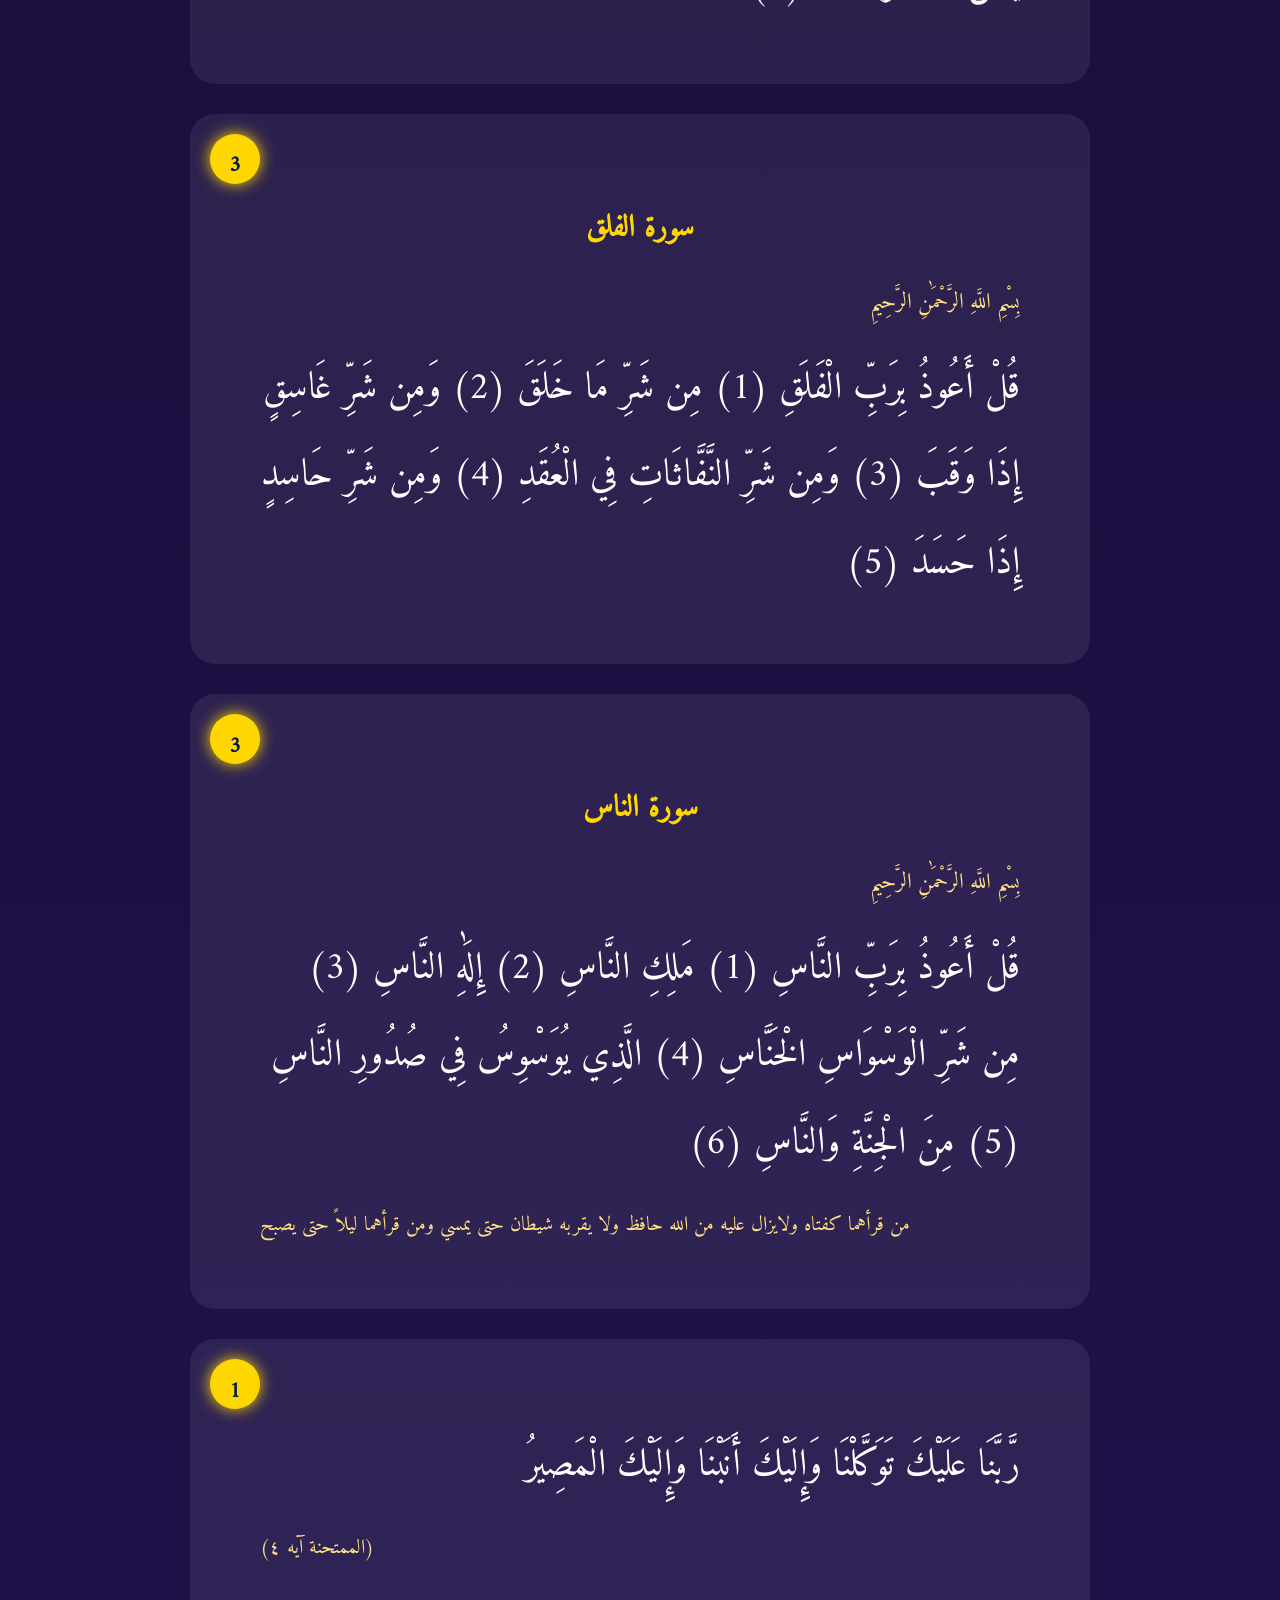
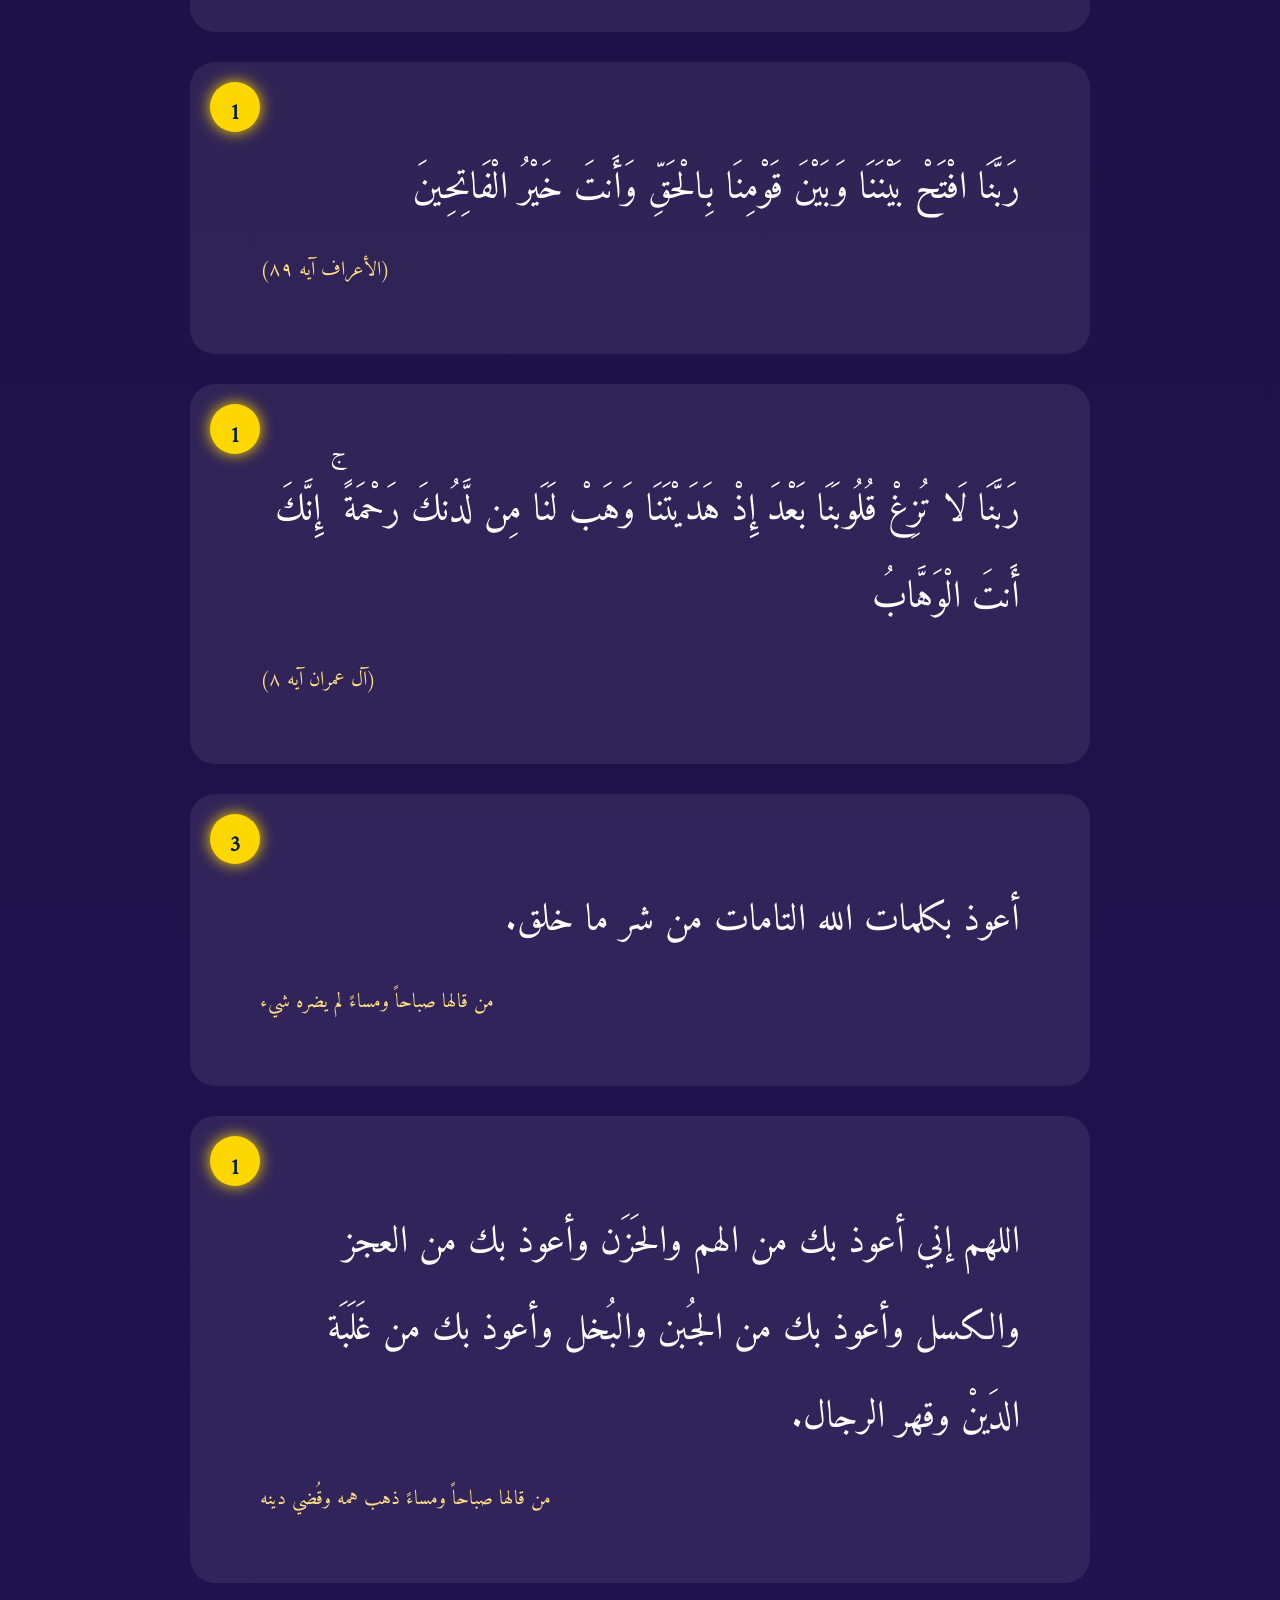
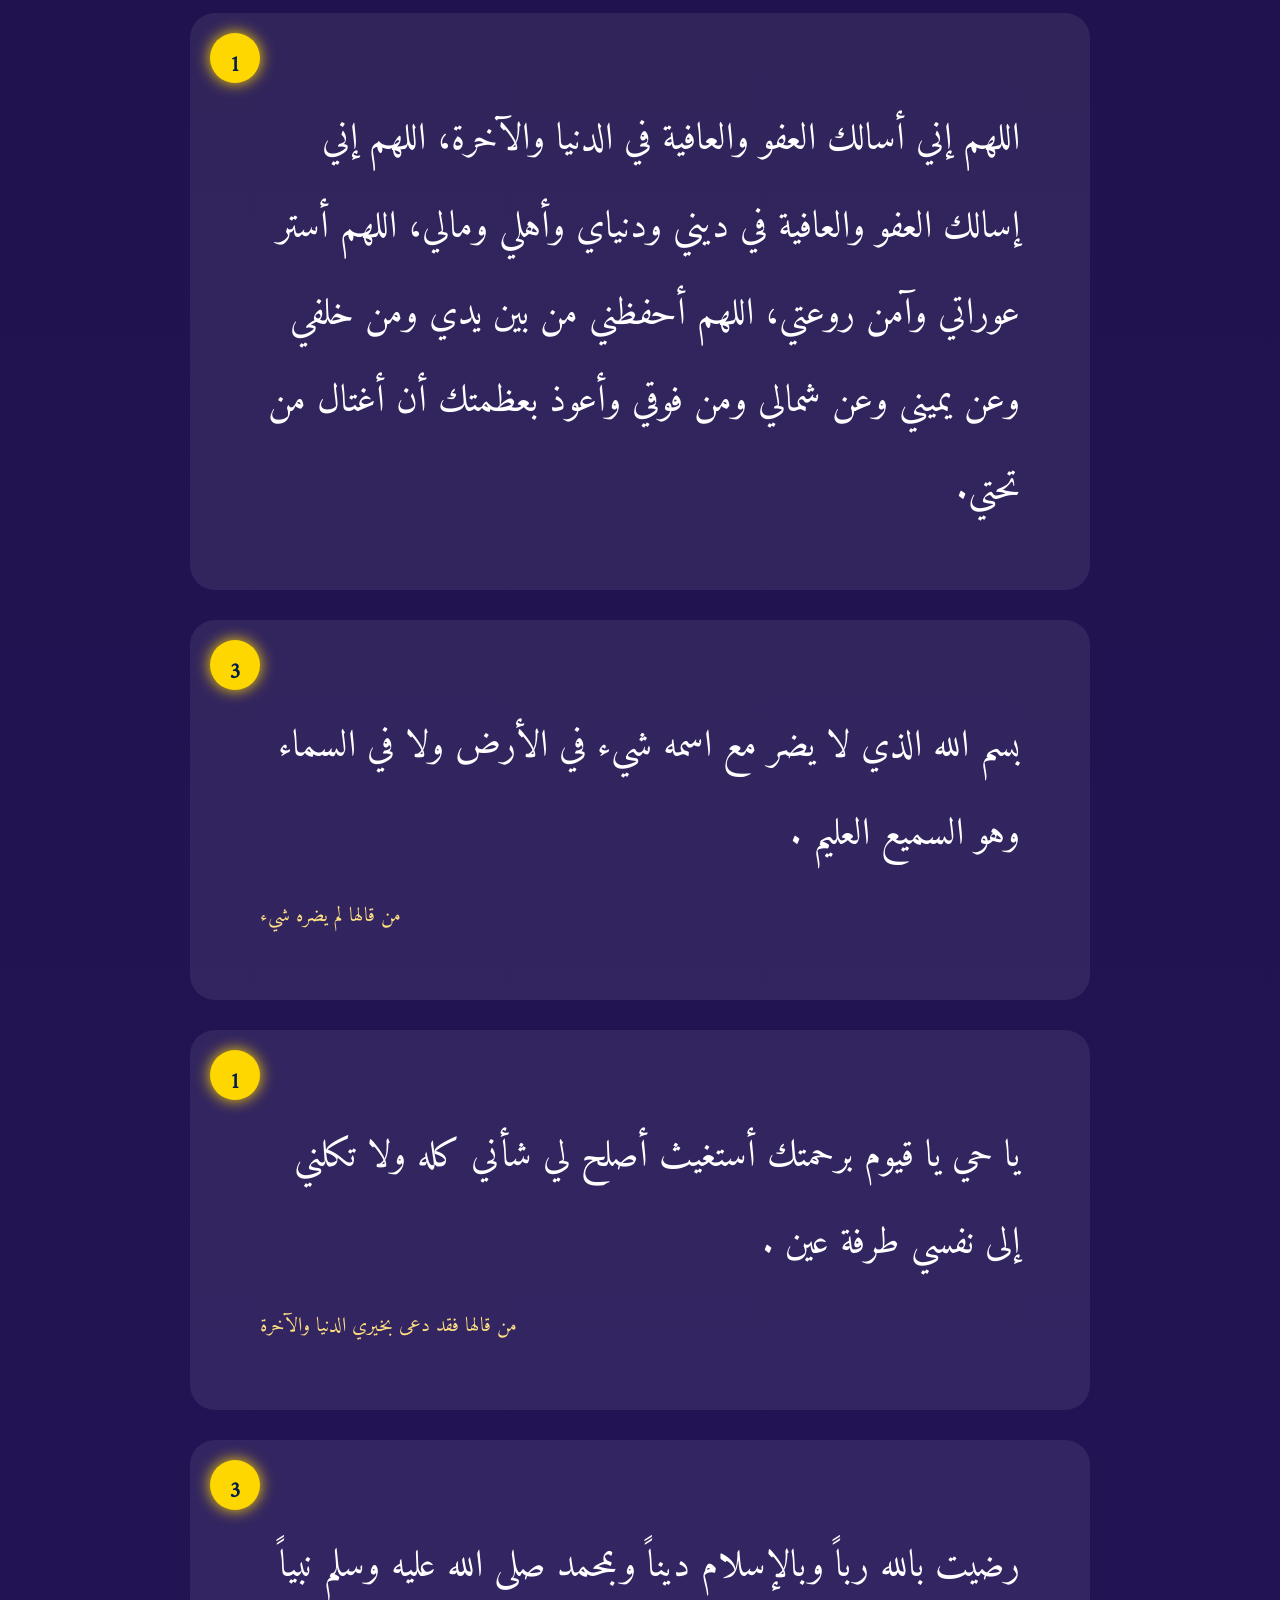
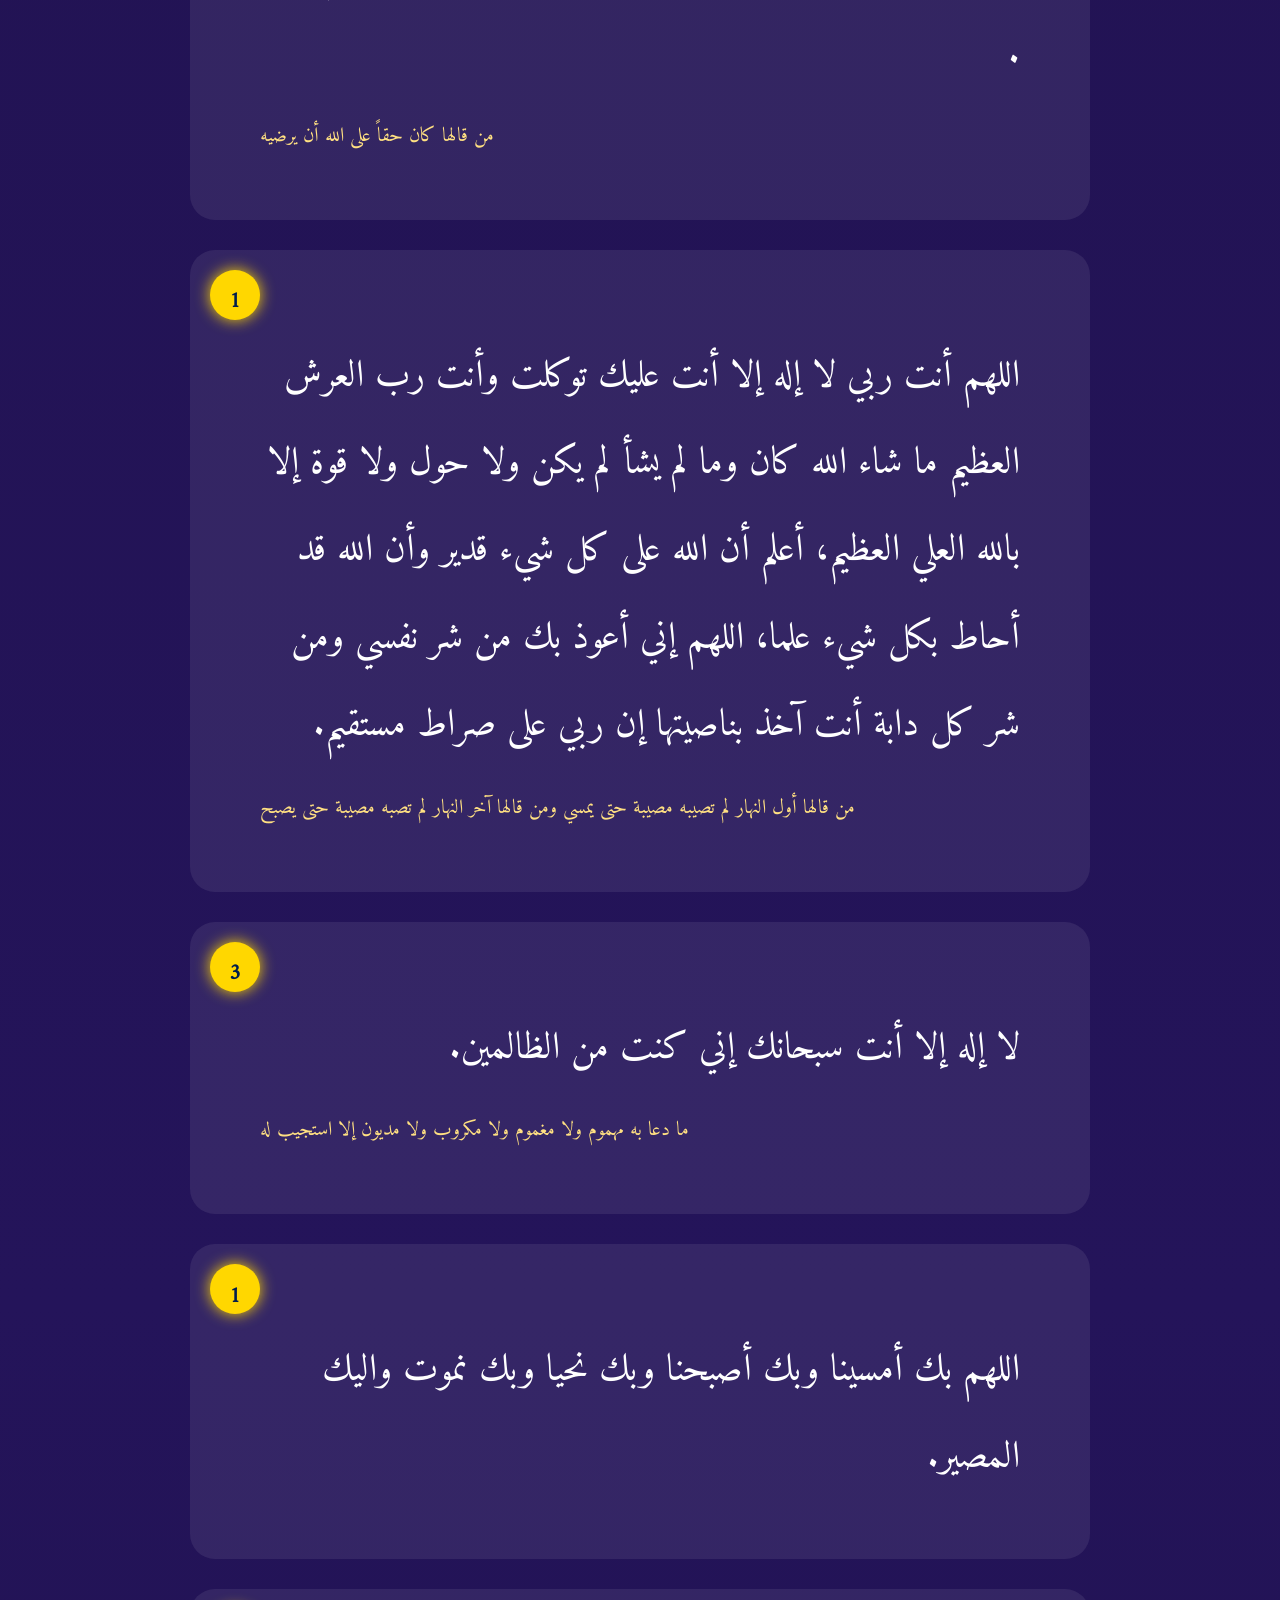
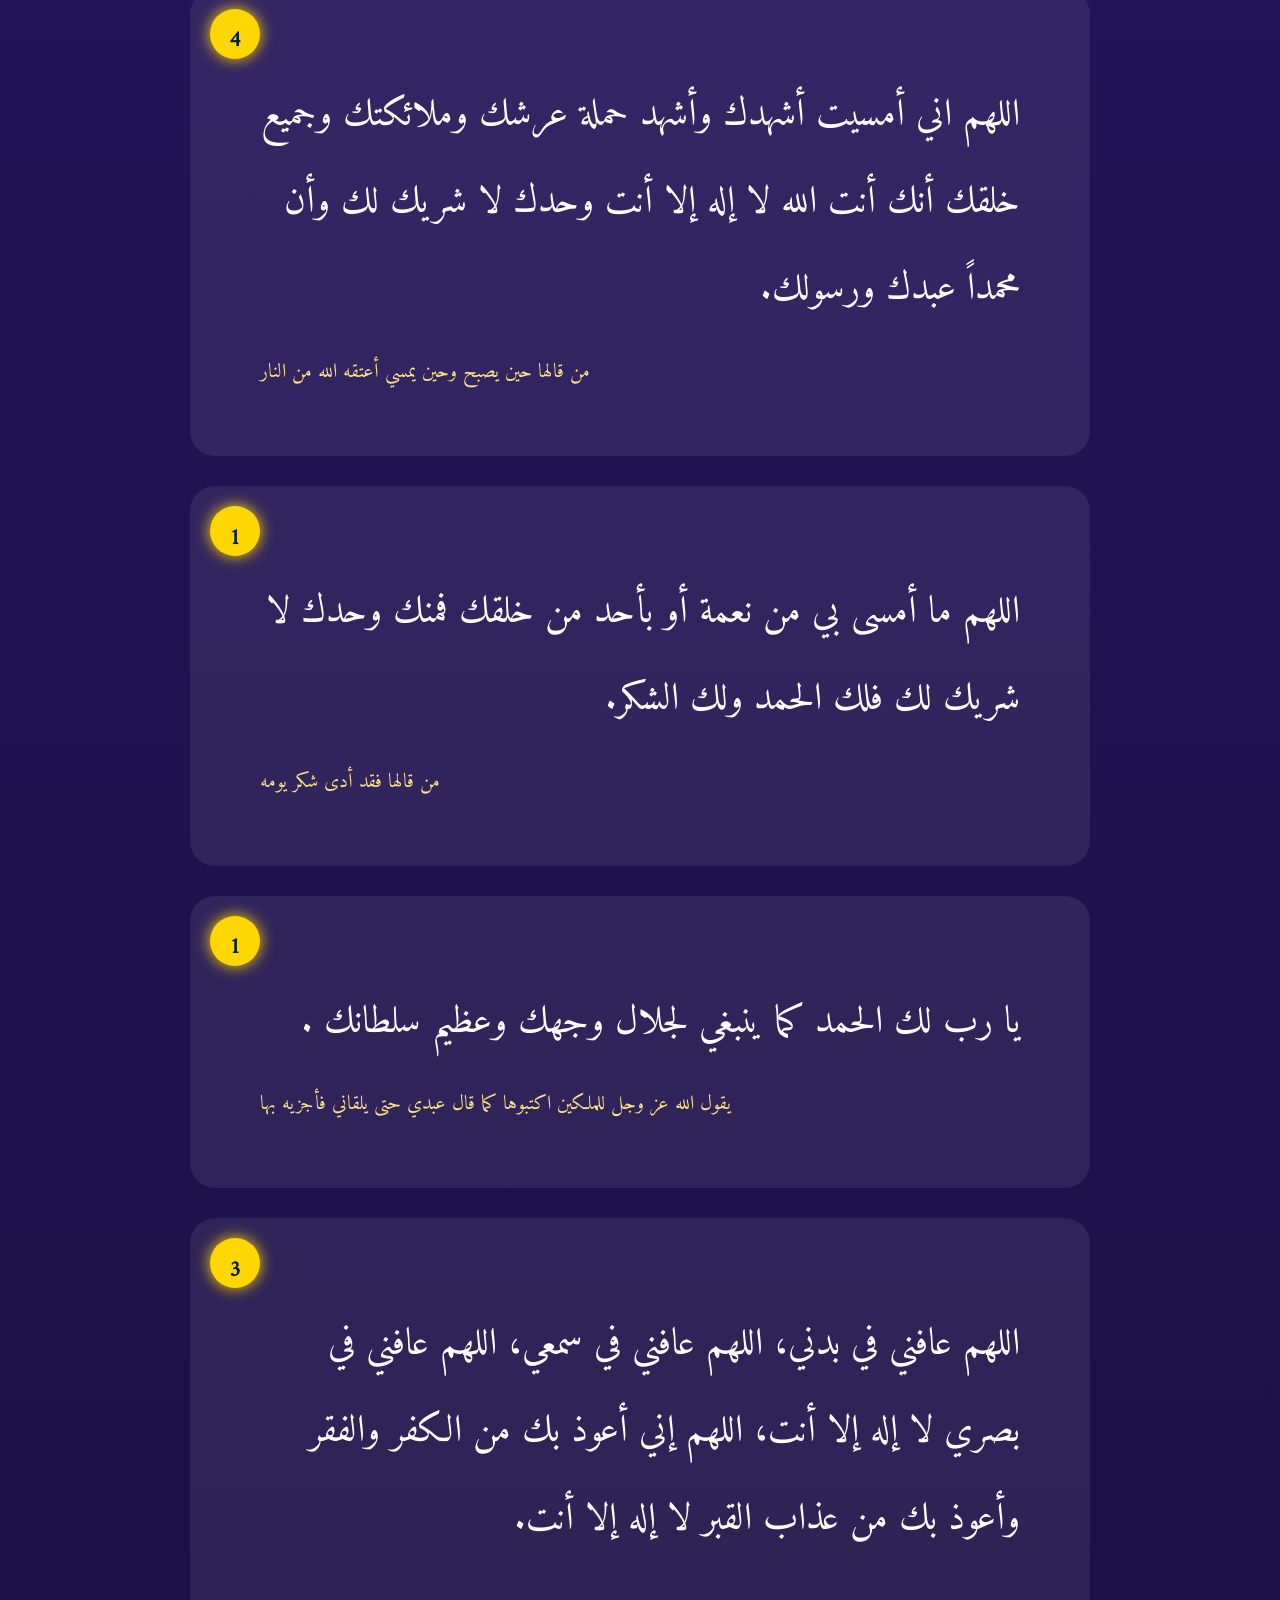
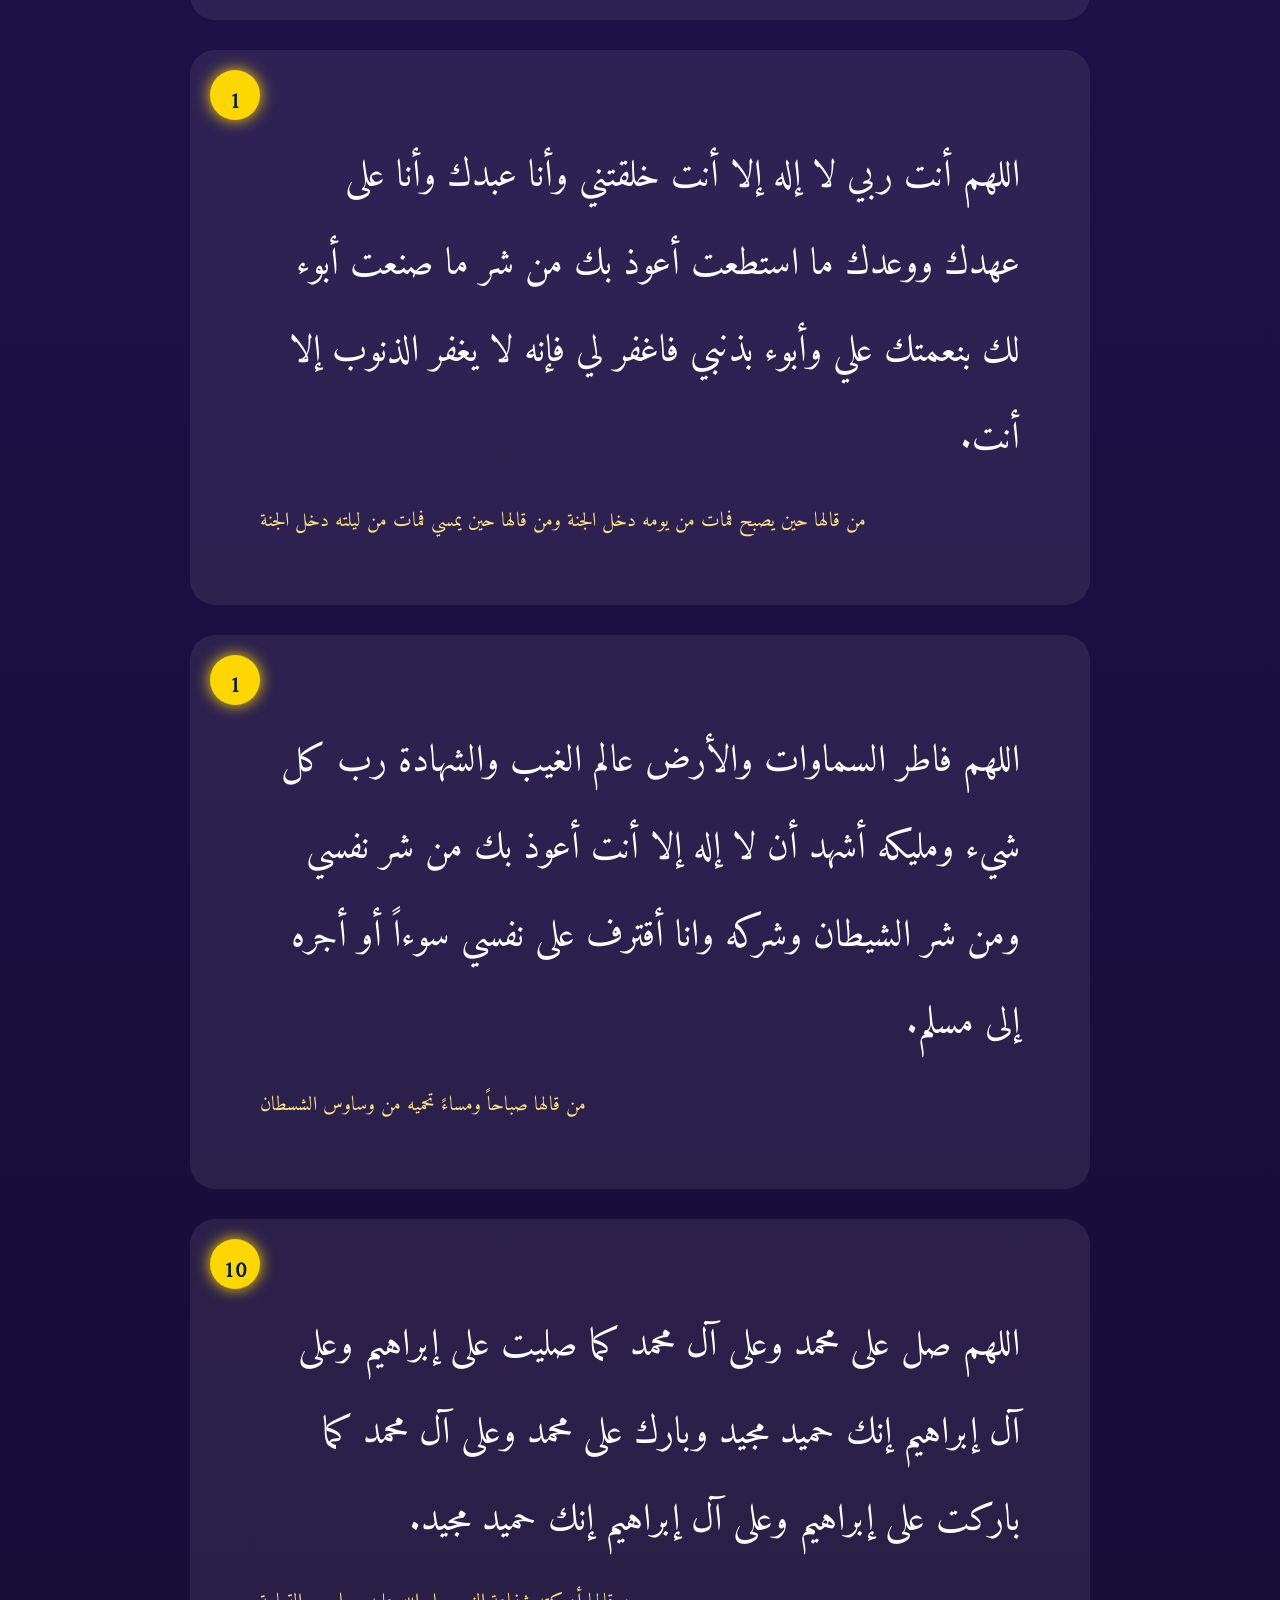
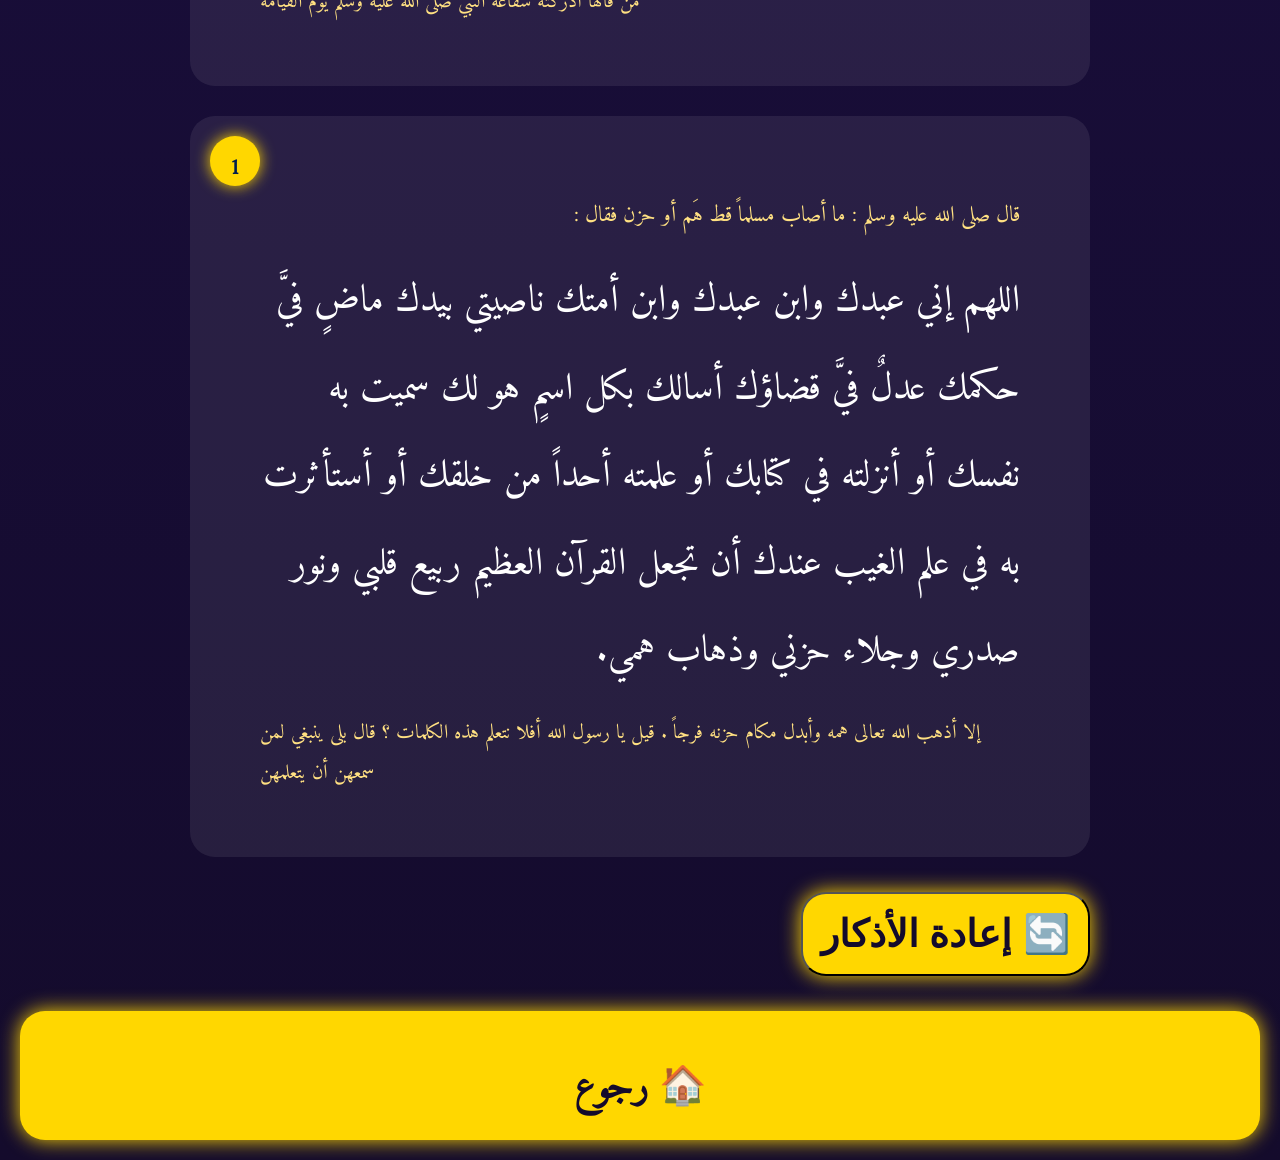
<file: night.html>
<!DOCTYPE html>
<html lang="ar" dir="rtl">

<head>
<meta charset="UTF-8">
<title>أذكار المساء</title>

<style>

@import url('https://fonts.googleapis.com/css2?family=Amiri+Quran&display=swap');

*{
margin:0;
padding:0;
box-sizing:border-box;
}

body{

background:
linear-gradient(
to bottom,
#140b2c,
#1e1147,
#24145a,
#140b2c
);

font-family:'Amiri Quran',serif;

color:white;

min-height:100vh;

overflow-x:hidden;

padding:20px;

}

/* النجوم */

body::before{

content:"";

position:fixed;

top:0;
left:0;

width:100%;
height:100%;

background-image:

radial-gradient(white 1px,transparent 1px),
radial-gradient(#ffd700 1px,transparent 1px),
radial-gradient(#87cefa 1px,transparent 1px);

background-size:

120px 120px,
180px 180px,
250px 250px;

opacity:0.25;

animation:starsMove 120s linear infinite;

z-index:-1;

}

@keyframes starsMove{

from{
transform:translateY(0);
}

to{
transform:translateY(-500px);
}

}

.container{

width:100%;
max-width:900px;

margin:auto;

}

h1{

text-align:center;

font-size:42px;

margin-bottom:35px;

color:#ffd700;

text-shadow:0 0 15px gold;

}

.zekr{

background:rgba(255,255,255,0.08);

padding:30px;

padding-top:80px;

margin:30px 0;

border-radius:25px;

font-size:38px;

line-height:2.5;

position:relative;

}

.zekr:active{

transform:scale(0.98);

}

.counter{

position:absolute;

top:20px;

left:20px;

width:55px;

height:55px;

border-radius:50%;

background:#ffd700;

color:#001d4d;

display:flex;

align-items:center;

justify-content:center;

font-size:38px;

font-weight:bold;

box-shadow:0 0 15px gold;

z-index:5;

flex-shrink:0;

}
.done{

opacity:0.5;

}

.surah-title{

font-size:30px;

color:#ffd700;

margin-bottom:20px;

text-align:center;

font-weight:bold;

}

.quran{
font-family:'Amiri Quran', serif;
font-size:30px;
line-height:2.6;
display:block;
margin-top:10px;
}

.small-basmala{
display:block;
font-size:22px;
color:#ffe082;
margin-bottom:15px;
line-height:2;
text-align:right;
}

.small-text{
display:block;
font-size:20px;
color:#ffe082;
line-height:2;
margin-top:25px;
text-align:left;
}

.back{

display:block;

text-align:center;

margin-top:35px;

padding:18px;

border-radius:25px;

background:#ffd700;

color:#140b2c;

font-size:38px;

font-weight:bold;

text-decoration:none;

box-shadow:0 0 20px gold;

}

.zekr{

font-size:38px;

line-height:2.3;

padding:70px;

}

.surah-title{
font-size:30px;
}

.counter{

width:50px;
height:50px;

font-size:22px;

}

</style>

</head>

<body>

<div class="container">

<h1>🌙 أذكار المساء</h1>

<!-- الفاتحة -->

<div class="zekr" onclick="decrease(this)">

<div class="counter">1</div>

<div class="surah-title">سورة الفاتحة</div>

<span class="small-basmala">
أعوذ بالله من الشيطان الرجيم
</span>

<span class="quran">
بِسْمِ اللَّهِ الرَّحْمَٰنِ الرَّحِيمِ (1)
الْحَمْدُ لِلَّهِ رَبِّ الْعَالَمِينَ (2)  
الرَّحْمَٰنِ الرَّحِيمِ (3)  
مَالِكِ يَوْمِ الدِّينِ (4)  
إِيَّاكَ نَعْبُدُ وَإِيَّاكَ نَسْتَعِينُ (5)  
اهْدِنَا الصِّرَاطَ الْمُسْتَقِيمَ (6)  
صِرَاطَ الَّذِينَ أَنْعَمْتَ عَلَيْهِمْ غَيْرِ الْمَغْضُوبِ عَلَيْهِمْ وَلَا الضَّالِّينَ (7)
</span>

</div>

<!-- البقرة -->

<div class="zekr" onclick="decrease(this)">

<div class="counter">1</div>

<div class="surah-title">أول آيات من سورةالبقرة</div>

<span class="small-basmala">
بِسْمِ اللَّهِ الرَّحْمَٰنِ الرَّحِيمِ
</span>

<span class="quran">
الٓمٓ (1) ذَٰلِكَ ٱلۡكِتَٰبُ لَا رَيۡبَۛ فِيهِۛ هُدٗى لِّلۡمُتَّقِينَ (2) ٱلَّذِينَ يُؤۡمِنُونَ بِٱلۡغَيۡبِ وَيُقِيمُونَ ٱلصَّلَوٰةَ وَمِمَّا رَزَقۡنَٰهُمۡ يُنفِقُونَ (3) وَٱلَّذِينَ يُؤۡمِنُونَ بِمَآ أُنزِلَ إِلَيۡكَ وَمَآ أُنزِلَ مِن قَبۡلِكَ وَبِٱلۡأٓخِرَةِ هُمۡ يُوقِنُونَ (4) أُوْلَٰٓئِكَ عَلَىٰ هُدٗى مِّن رَّبِّهِمۡۖ وَأُوْلَٰٓئِكَ هُمُ ٱلۡمُفۡلِحُونَ (5)
</span>

</div>

<!-- آية الكرسي -->

<div class="zekr" onclick="decrease(this)">

<div class="counter">1</div>

<div class="surah-title">آية الكرسي</div>

<span class="small-basmala">
بِسْمِ اللَّهِ الرَّحْمَٰنِ الرَّحِيمِ
</span>

<span class="quran">
ٱللَّهُ لَآ إِلَٰهَ إِلَّا هُوَ ٱلۡحَيُّ ٱلۡقَيُّومُۚ لَا تَأۡخُذُهُۥ سِنَةٌ وَلَا نَوْمٌ لَّهُۥ مَا فِي ٱلسَّمَٰوَٰتِ وَمَا فِي ٱلۡأَرۡضِۗ مَن ذَا ٱلَّذِي يَشۡفَعُ عِندَهُۥٓ إِلَّا بِإِذۡنِهِۦۚ يَعۡلَمُ مَا بَيۡنَ أَيۡدِيهِمۡ وَمَا خَلۡفَهُمۡۖ وَلَا يُحِيطُونَ بِشَيۡءٖ مِّنۡ عِلۡمِهِۦٓ إِلَّا بِمَا شَآءَۚ وَسِعَ كُرۡسِيُّهُ ٱلسَّمَٰوَٰتِ وَٱلۡأَرۡضَۖ وَلَا يَـُٔودُهُۥ حِفۡظُهُمَاۚ وَهُوَ ٱلۡعَلِيُّ ٱلۡعَظِيمُ (255)
</span>

<span class="small-text" style="display: block; text-align: left;"> أول سورة البقرة وآية الكرسي وآخر سورة البقرة
</span>

</div>

<!-- البقرة -->

<div class="zekr" onclick="decrease(this)">

<div class="counter">1</div>

<div class="surah-title">آخر آيتان من سورةالبقرة</div>

<span class="small-basmala">
بِسْمِ اللَّهِ الرَّحْمَٰنِ الرَّحِيمِ
</span>

<span class="quran">
ءَامَنَ ٱلرَّسُولُ بِمَآ أُنزِلَ إِلَيۡهِ مِن رَّبِّهِۦ وَٱلۡمُؤۡمِنُونَۚ كُلٌّ ءَامَنَ بِٱللَّهِ وَمَلَٰٓئِكَتِهِۦ وَكُتُبِهِۦ وَرُسُلِهِۦ لَا نُفَرِّقُ بَيۡنَ أَحَدٖ مِّن رُّسُلِهِۦۚ وَقَالُواْ سَمِعۡنَا وَأَطَعۡنَاۖ غُفۡرَانَكَ رَبَّنَا وَإِلَيۡكَ ٱلۡمَصِيرُ (285) لَا يُكَلِّفُ ٱللَّهُ نَفۡسًا إِلَّا وُسۡعَهَاۚ لَهَا مَا كَسَبَتۡ وَعَلَيۡهَا مَا ٱكۡتَسَبَتۡۗ رَبَّنَا لَا تُؤَاخِذۡنَآ إِن نَّسِينَآ أَوۡ أَخۡطَأۡنَاۚ رَبَّنَا وَلَا تَحۡمِلۡ عَلَيۡنَآ إِصۡرٗا كَمَا حَمَلۡتَهُۥ عَلَى ٱلَّذِينَ مِن قَبۡلِنَاۚ رَبَّنَا وَلَا تُحَمِّلۡنَا مَا لَا طَاقَةَ لَنَا بِهِۦۖ وَٱعۡفُ عَنَّا وَٱغۡفِرۡ لَنَا وَٱرۡحَمۡنَآۚ أَنتَ مَوۡلَىٰنَا فَٱنصُرۡنَا عَلَى ٱلۡقَوۡمِ ٱلۡكَٰفِرِينَ (286)
</span>

</div>

<!-- الإخلاص -->

<div class="zekr" onclick="decrease(this)">

<div class="counter">3</div>

<div class="surah-title">سورة الإخلاص</div>

<span class="small-basmala">
بِسْمِ اللَّهِ الرَّحْمَٰنِ الرَّحِيمِ
</span>

قُلْ هُوَ اللَّهُ أَحَدٌ (1)  
اللَّهُ الصَّمَدُ (2)  
لَمْ يَلِدْ وَلَمْ يُولَدْ (3)  
وَلَمْ يَكُن لَّهُ كُفُوًا أَحَدٌ (4)

</div>

<!-- الفلق -->

<div class="zekr" onclick="decrease(this)">

<div class="counter">3</div>

<div class="surah-title">سورة الفلق</div>

<span class="small-basmala">
بِسْمِ اللَّهِ الرَّحْمَٰنِ الرَّحِيمِ
</span>

قُلْ أَعُوذُ بِرَبِّ الْفَلَقِ (1)  
مِن شَرِّ مَا خَلَقَ (2)  
وَمِن شَرِّ غَاسِقٍ إِذَا وَقَبَ (3)  
وَمِن شَرِّ النَّفَّاثَاتِ فِي الْعُقَدِ (4)  
وَمِن شَرِّ حَاسِدٍ إِذَا حَسَدَ (5)

</div>

<!-- الناس -->

<div class="zekr" onclick="decrease(this)">

<div class="counter">3</div>

<div class="surah-title">سورة الناس</div>

<span class="small-basmala">
بِسْمِ اللَّهِ الرَّحْمَٰنِ الرَّحِيمِ
</span>

قُلْ أَعُوذُ بِرَبِّ النَّاسِ (1)  
مَلِكِ النَّاسِ (2)  
إِلَٰهِ النَّاسِ (3)  
مِن شَرِّ الْوَسْوَاسِ الْخَنَّاسِ (4)  
الَّذِي يُوَسْوِسُ فِي صُدُورِ النَّاسِ (5)  
مِنَ الْجِنَّةِ وَالنَّاسِ (6)

<span class="small-text" style="display: block; text-align: left;"> من قرأهما كفتاه ولايزال عليه من الله حافظ ولا يقربه شيطان حتى يمسي ومن قرأهما ليلاً حتى يصبح
</span>

</div>

<!-- ذكر -->

<div class="zekr" onclick="decrease(this)">

<div class="counter">1</div>

رَّبَّنَا عَلَيْكَ تَوَكَّلْنَا وَإِلَيْكَ أَنَبْنَا وَإِلَيْكَ الْمَصِيرُ

<span class="small-text" style="display: block; text-align: left;"> (الممتحنة آيه ٤)
</span>

</div>

<!-- ذكر -->

<div class="zekr" onclick="decrease(this)">

<div class="counter">1</div>

رَبَّنَا افْتَحْ بَيْنَنَا وَبَيْنَ قَوْمِنَا بِالْحَقِّ وَأَنتَ خَيْرُ الْفَاتِحِينَ

<span class="small-text" style="display: block; text-align: left;"> (الأعراف آيه ٨٩)
</span>

</div>

<!-- ذكر -->

<div class="zekr" onclick="decrease(this)">

<div class="counter">1</div>

رَبَّنَا لَا تُزِغْ قُلُوبَنَا بَعْدَ إِذْ هَدَيْتَنَا وَهَبْ لَنَا مِن لَّدُنكَ رَحْمَةً ۚ إِنَّكَ أَنتَ الْوَهَّابُ

<span class="small-text" style="display: block; text-align: left;"> (آل عمران آيه ٨)
</span>

</div>

<!-- ذكر -->

<div class="zekr" onclick="decrease(this)">

<div class="counter">3</div>

أعوذ بكلمات الله التامات من شر ما خلق.

<span class="small-text" style="display: block; text-align: left;"> من قالها صباحاً ومساءً لم يضره شيء
</span>

</div>

<!-- ذكر -->

<div class="zekr" onclick="decrease(this)">

<div class="counter">1</div>

اللهم إني أعوذ بك من الهم والحَزَن وأعوذ بك من العجز والكسل وأعوذ بك من الجُبن والبُخل وأعوذ بك من غَلَبَة الدَينْ وقهر الرجال.

<span class="small-text" style="display: block; text-align: left;"> من قالها صباحاً ومساءً ذهب همه وقُضي دينه
</span>

</div>

<!-- ذكر -->

<div class="zekr" onclick="decrease(this)">

<div class="counter">1</div>

اللهم إني أسالك العفو والعافية في الدنيا والآخرة، اللهم إني إسالك العفو والعافية في ديني ودنياي وأهلي ومالي، اللهم أستر عوراتي وآمن روعتي، اللهم أحفظني من بين يدي ومن خلفي وعن يميني وعن شمالي ومن فوقي وأعوذ بعظمتك أن أغتال من تحتي.

</div>

<!-- ذكر -->

<div class="zekr" onclick="decrease(this)">

<div class="counter">3</div>

بسم الله الذي لا يضر مع اسمه شيء في الأرض ولا في السماء وهو السميع العليم .

<span class="small-text" style="display: block; text-align: left;"> من قالها لم يضره شيء
</span>

</div>

<!-- ذكر -->

<div class="zekr" onclick="decrease(this)">

<div class="counter">1</div>

يا حي يا قيوم برحمتك أستغيث أصلح لي شأني كله ولا تكلني إلى نفسي طرفة عين .

<span class="small-text" style="display: block; text-align: left;"> من قالها فقد دعى بخيري الدنيا والآخرة
</span>

</div>

<!-- ذكر -->

<div class="zekr" onclick="decrease(this)">

<div class="counter">3</div>

رضيت بالله رباً وبالإسلام ديناً وبمحمد صلى الله عليه وسلم نبياً .

<span class="small-text" style="display: block; text-align: left;"> من قالها كان حقاً على الله أن يرضيه
</span>

</div>

<!-- ذكر -->

<div class="zekr" onclick="decrease(this)">

<div class="counter">1</div>

اللهم أنت ربي لا إله إلا أنت عليك توكلت وأنت رب العرش العظيم ما شاء الله كان وما لم يشأ لم يكن ولا حول ولا قوة إلا بالله العلي العظيم، أعلم أن الله على كل شيء قدير وأن الله قد أحاط بكل شيء علما، اللهم إني أعوذ بك من شر نفسي ومن شر كل دابة أنت آخذ بناصيتها إن ربي على صراط مستقيم.

<span class="small-text" style="display: block; text-align: left;"> من قالها أول النهار لم تصيبه مصيبة حتى يمسي ومن قالها آخر النهار لم تصبه مصيبة حتى يصبح
</span>

</div>

<!-- ذكر -->

<div class="zekr" onclick="decrease(this)">

<div class="counter">3</div>

لا إله إلا أنت سبحانك إني كنت من الظالمين.

<span class="small-text" style="display: block; text-align: left;"> ما دعا به مهموم ولا مغموم ولا مكروب ولا مديون إلا استجيب له
</span>

</div>

<!-- ذكر -->

<div class="zekr" onclick="decrease(this)">

<div class="counter">1</div>

اللهم بك أمسينا وبك أصبحنا وبك نحيا وبك نموت واليك المصير.

</div>

<!-- ذكر -->

<div class="zekr" onclick="decrease(this)">

<div class="counter">4</div>

اللهم اني أمسيت أشهدك وأشهد حملة عرشك وملائكتك وجميع خلقك أنك أنت الله لا إله إلا أنت وحدك لا شريك لك وأن محمداً عبدك ورسولك.

<span class="small-text" style="display: block; text-align: left;"> من قالها حين يصبح وحين يمسي أعتقه الله من النار
</span>

</div>

<!-- ذكر -->

<div class="zekr" onclick="decrease(this)">

<div class="counter">1</div>

اللهم ما أمسى بي من نعمة أو بأحد من خلقك فمنك وحدك لا شريك لك فلك الحمد ولك الشكر.

<span class="small-text" style="display: block; text-align: left;"> من قالها فقد أدى شكر يومه
</span>

</div>

<!-- ذكر -->

<div class="zekr" onclick="decrease(this)">

<div class="counter">1</div>

يا رب لك الحمد كما ينبغي لجلال وجهك وعظيم سلطانك .

<span class="small-text" style="display: block; text-align: left;"> يقول الله عز وجل للملكين اكتبوها كما قال عبدي حتى يلقاني فأجزيه بها
</span>

</div>

<!-- ذكر -->

<div class="zekr" onclick="decrease(this)">

<div class="counter">3</div>

اللهم عافني في بدني، اللهم عافني في سمعي، اللهم عافني في بصري لا إله إلا أنت، اللهم إني أعوذ بك من الكفر والفقر وأعوذ بك من عذاب القبر لا إله إلا أنت.

</div>

<!-- ذكر -->

<div class="zekr" onclick="decrease(this)">

<div class="counter">1</div>
اللهم أنت ربي لا إله إلا أنت خلقتني وأنا عبدك وأنا على عهدك ووعدك ما استطعت أعوذ بك من شر ما صنعت أبوء لك بنعمتك علي وأبوء بذنبي فاغفر لي فإنه لا يغفر الذنوب إلا أنت.

<span class="small-text" style="display: block; text-align: left;"> من قالها حين يصبح فمات من يومه دخل الجنة ومن قالها حين يمسي فمات من ليلته دخل الجنة
</span>

</div>

<!-- ذكر -->

<div class="zekr" onclick="decrease(this)">

<div class="counter">1</div>

اللهم فاطر السماوات والأرض عالم الغيب والشهادة رب كل شيء ومليكه أشهد أن لا إله إلا أنت أعوذ بك من شر نفسي ومن شر الشيطان وشركه وانا أقترف على نفسي سوءاً  أو أجره إلى مسلم.

<span class="small-text" style="display: block; text-align: left;"> من قالها صباحاً ومساءً تحميه من وساوس الشسطان
</span>

</div>

<!-- ذكر -->

<div class="zekr" onclick="decrease(this)">

<div class="counter">10</div>

اللهم صل على محمد وعلى آل محمد كما صليت على إبراهيم وعلى آل إبراهيم إنك حميد مجيد وبارك على محمد وعلى آل محمد كما باركت على إبراهيم وعلى آل إبراهيم إنك حميد مجيد.

<span class="small-text" style="display: block; text-align: left;"> من قالها أدركته شفاعة النبي صلى الله عليه وسلم يوم القيامة
</span>

</div>

<!-- ذكر -->

<div class="zekr" onclick="decrease(this)">

<div class="counter">1</div>

<span class="small-basmala">
قال صلى الله عليه وسلم : ما أصاب مسلماً قط هَم أو حزن فقال :
</span>

اللهم إني عبدك وابن عبدك وابن أمتك ناصيتي بيدك ماضٍ فيَّ حكمك عدلٌ فيَّ قضاؤك أسالك بكل اسمٍ هو لك سميت به نفسك أو أنزلته في كتابك أو علمته أحداً من خلقك أو أستأثرت به في علم الغيب عندك أن تجعل القرآن العظيم ربيع قلبي ونور صدري وجلاء حزني وذهاب همي.

<span class="small-text" style="display: block; text-align: left;"> إلا أذهب الله تعالى همه وأبدل مكام حزنه فرجاً . 
    قيل يا رسول الله أفلا نتعلم هذه الكلمات ؟ قال بلى ينبغي لمن سمعهن أن يتعلمهن
</span>

</div>

<button onclick="resetAzkar()" class="back">
🔄 إعادة الأذكار
</button>

</div>

<a href="azkar.html" class="back">
🏠 رجوع
</a>

</div>

<script>

const counters = document.querySelectorAll(".counter");

window.onload = function(){

counters.forEach((counter,index)=>{

let saved = localStorage.getItem("night_zekr_"+index);

if(parseInt(saved) === 0){

counter.parentElement.classList.add("done");

counter.innerHTML = "✓";

}

});

};

function decrease(element){

let counter = element.querySelector(".counter");

let number = parseInt(counter.innerHTML);

if(number > 0){

number--;

counter.innerHTML = number;

let index =
Array.from(document.querySelectorAll(".zekr"))
.indexOf(element);

localStorage.setItem("night_zekr_"+index,number);

}

if(number === 0){

element.classList.add("done");

counter.innerHTML = "✓";

}

}

function resetAzkar(){

for(let i=0;i<1000;i++){
localStorage.removeItem("night_zekr_"+i);
}

location.reload();

}

</script>

</body>
</html>
</file>
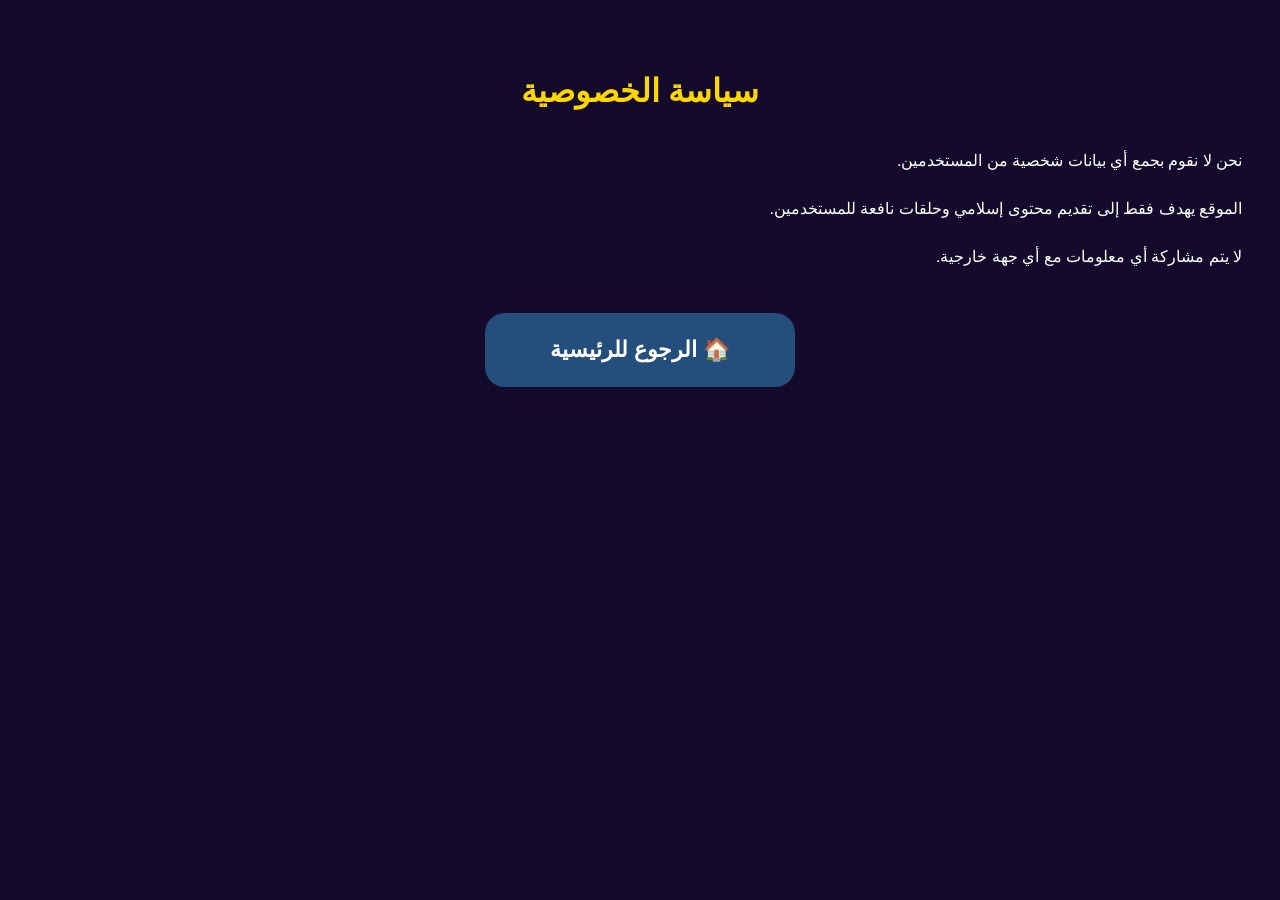
<file: privacy.html>
<!DOCTYPE html>
<html lang="ar" dir="rtl">

<head>
<meta charset="UTF-8">
<title>سياسة الخصوصية</title>

<style>

    .back{

display:block;

width:280px;

margin:40px auto;

padding:15px;

text-align:center;

background:#244f7d;

color:white;

text-decoration:none;

border-radius:20px;

font-size:22px;

font-weight:bold;

}

body{
font-family:Cairo,sans-serif;
background:#140b2c;
color:white;
padding:30px;
line-height:2;
}

h1{
color:gold;
text-align:center;
}

</style>

</head>

<body>

<h1>سياسة الخصوصية</h1>

<p>
نحن لا نقوم بجمع أي بيانات شخصية من المستخدمين.
</p>

<p>
الموقع يهدف فقط إلى تقديم محتوى إسلامي وحلقات نافعة للمستخدمين.
</p>

<p>
لا يتم مشاركة أي معلومات مع أي جهة خارجية.
</p>

<a href="index.html" class="back">
🏠 الرجوع للرئيسية
</a>

</body>
</html>
</file>
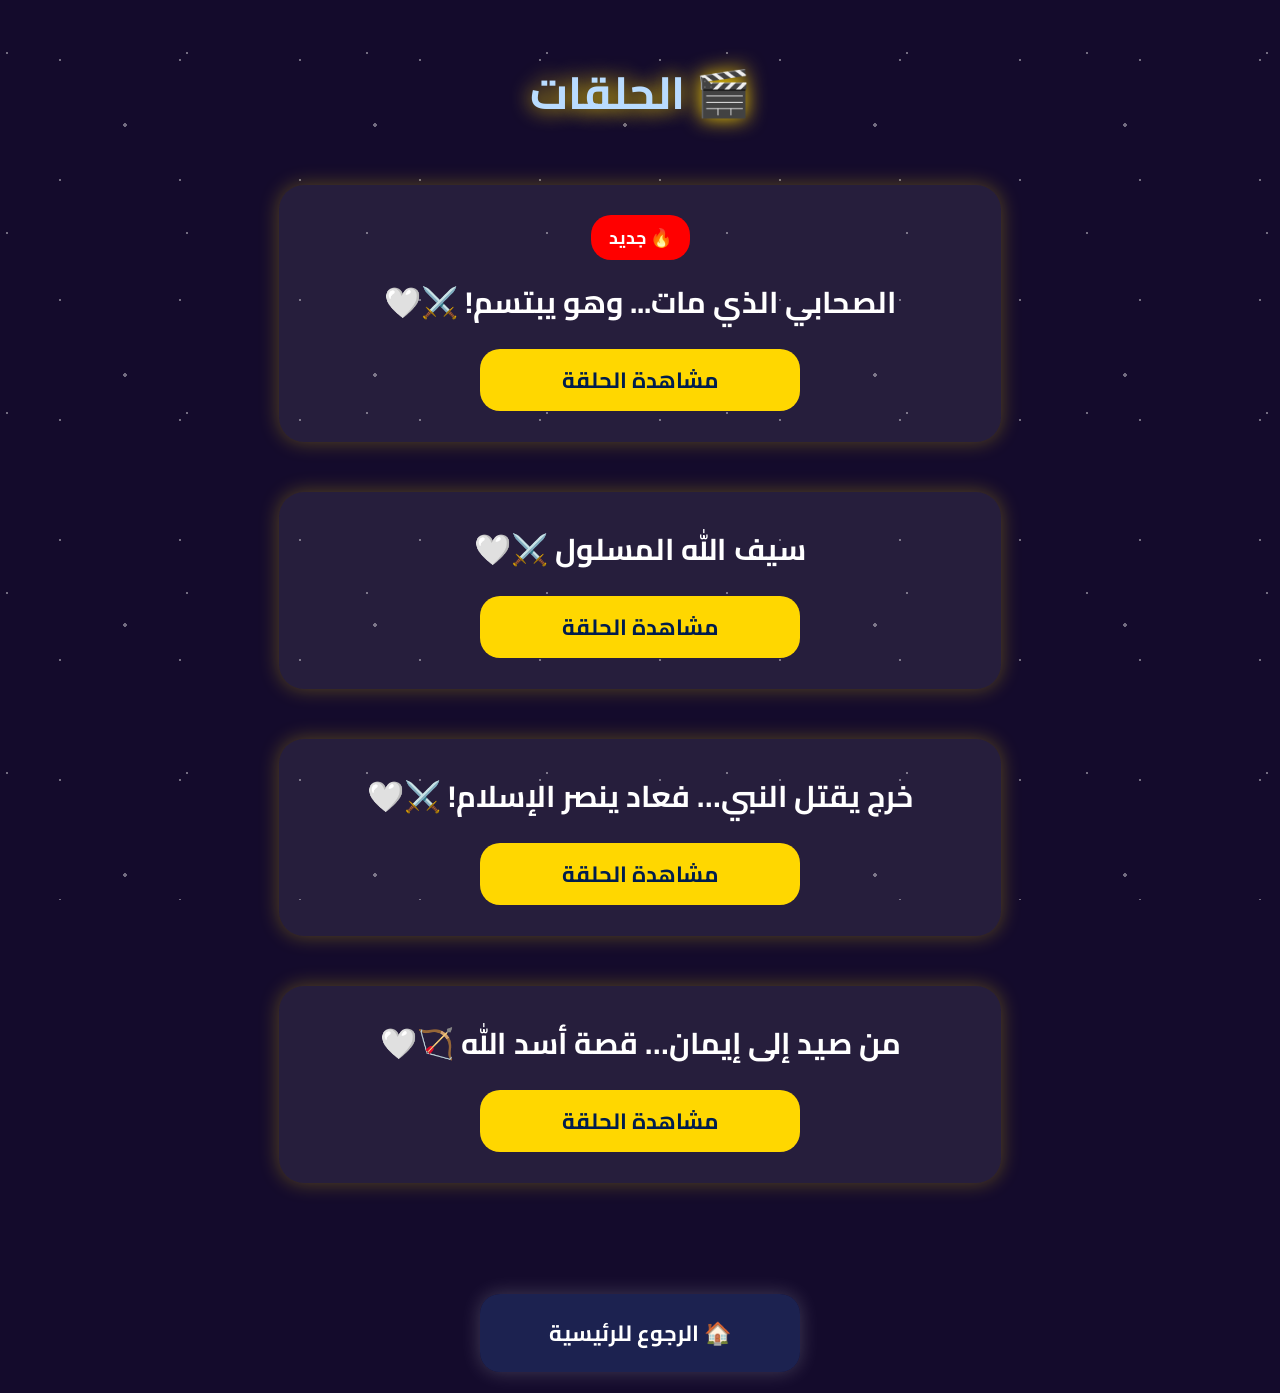
<file: videos.html>
<!DOCTYPE html>
<html lang="ar" dir="rtl">

<head>

<meta charset="UTF-8">

<meta name="viewport" content="width=device-width, initial-scale=1.0">

<title>الحلقات</title>

<link rel="stylesheet" href="style.css">

</head>

<body>

<div class="menu">

<h1>🎬 الحلقات</h1>

<!-- أحدث حلقة -->

<div class="videoBox">

<span class="new">🔥 جديد</span>

<h2>
الصحابي الذي مات... وهو يبتسم! ⚔️🤍
</h2>

<a href="https://www.facebook.com/share/v/18h4n9FeEU/">
مشاهدة الحلقة
</a>

</div>
<div class="videoBox">

<h2>
سيف الله المسلول ⚔️🤍
</h2>

<a href="https://www.facebook.com/share/v/17UKzcpVpk/">
مشاهدة الحلقة
</a>

</div>

<!-- الحلقة اللي قبلها -->

<div class="videoBox">

<h2>
خرج يقتل النبي… فعاد ينصر الإسلام! ⚔️🤍
</h2>

<a href="https://www.facebook.com/share/v/1HxUYJqDkh/">
مشاهدة الحلقة
</a>

</div>

<!-- الأقدم -->

<div class="videoBox">

<h2>
من صيد إلى إيمان… قصة أسد الله 🏹🤍
</h2>

<a href="https://www.facebook.com/share/v/1ECp9XSm1B/">
مشاهدة الحلقة
</a>

</div>

<br><br>

<a href="index.html" class="btn">
🏠 الرجوع للرئيسية
</a>

</div>

</body>
</html>
</file>
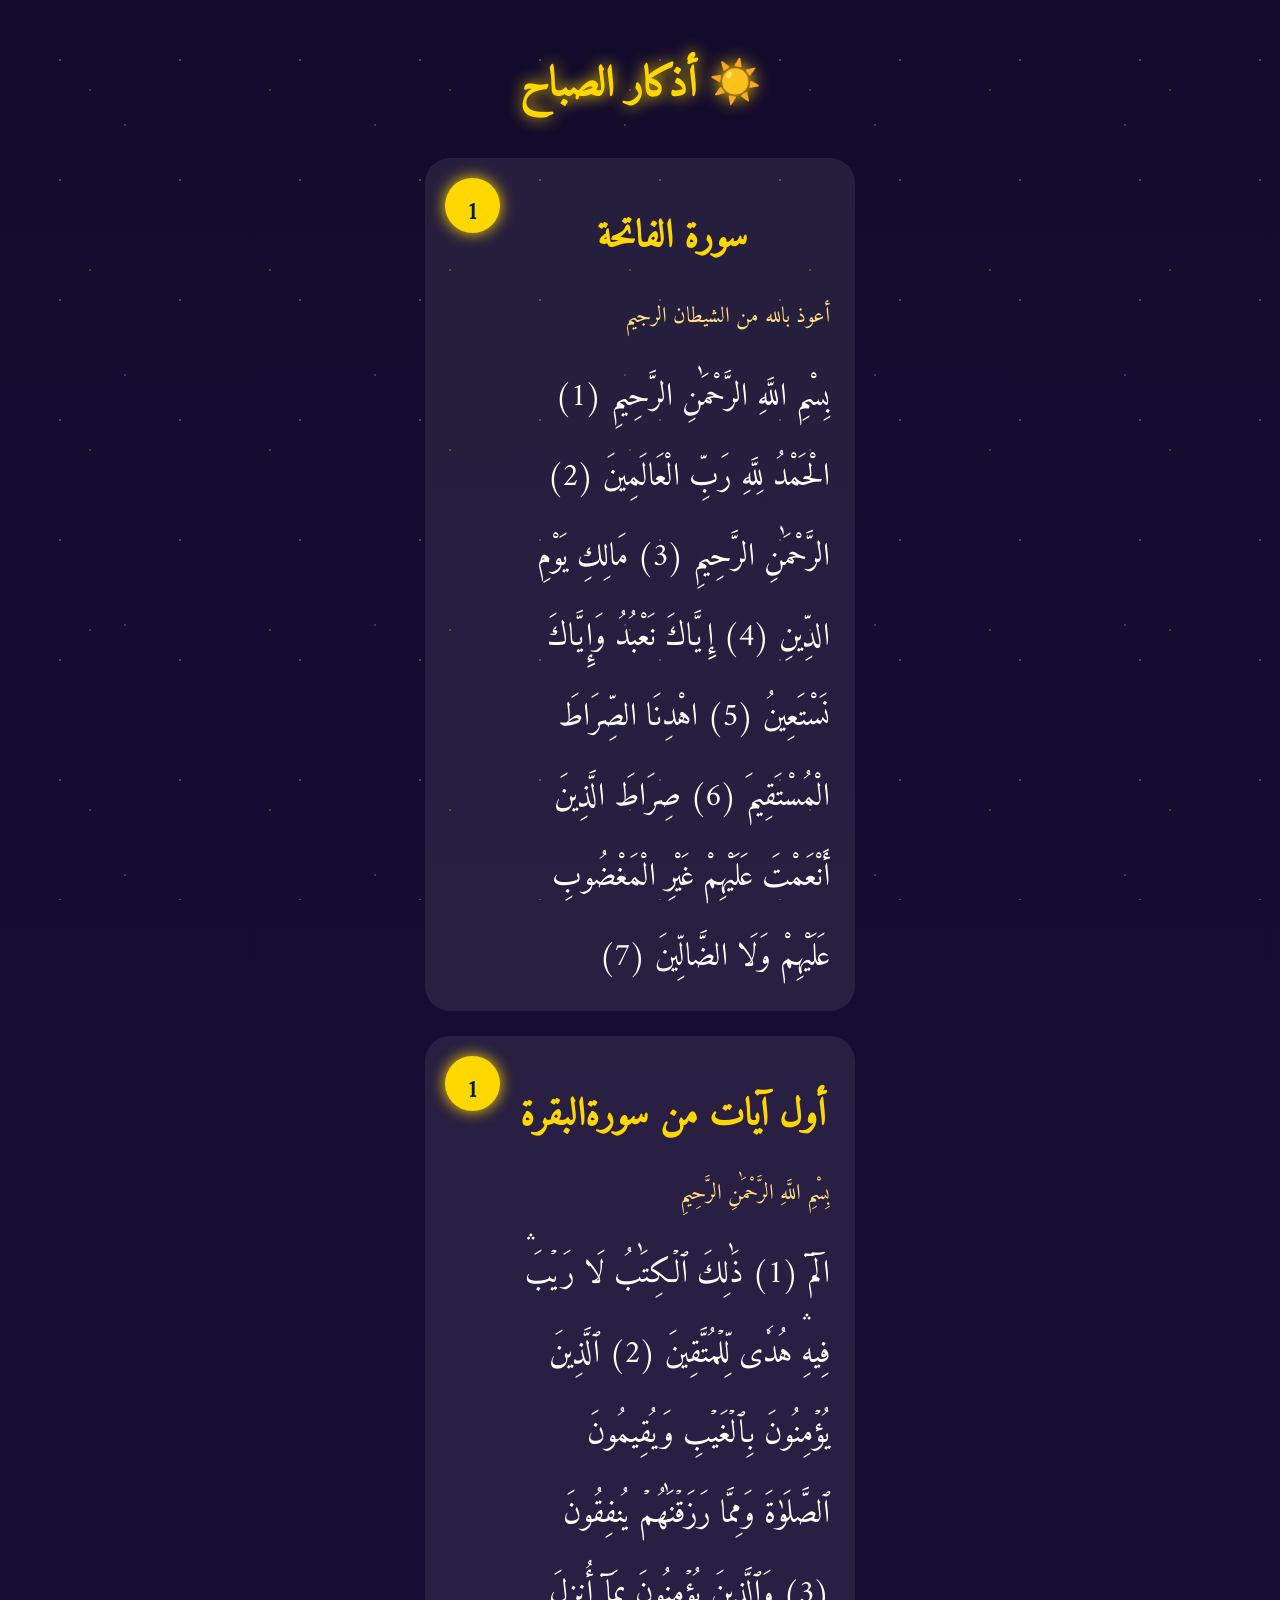
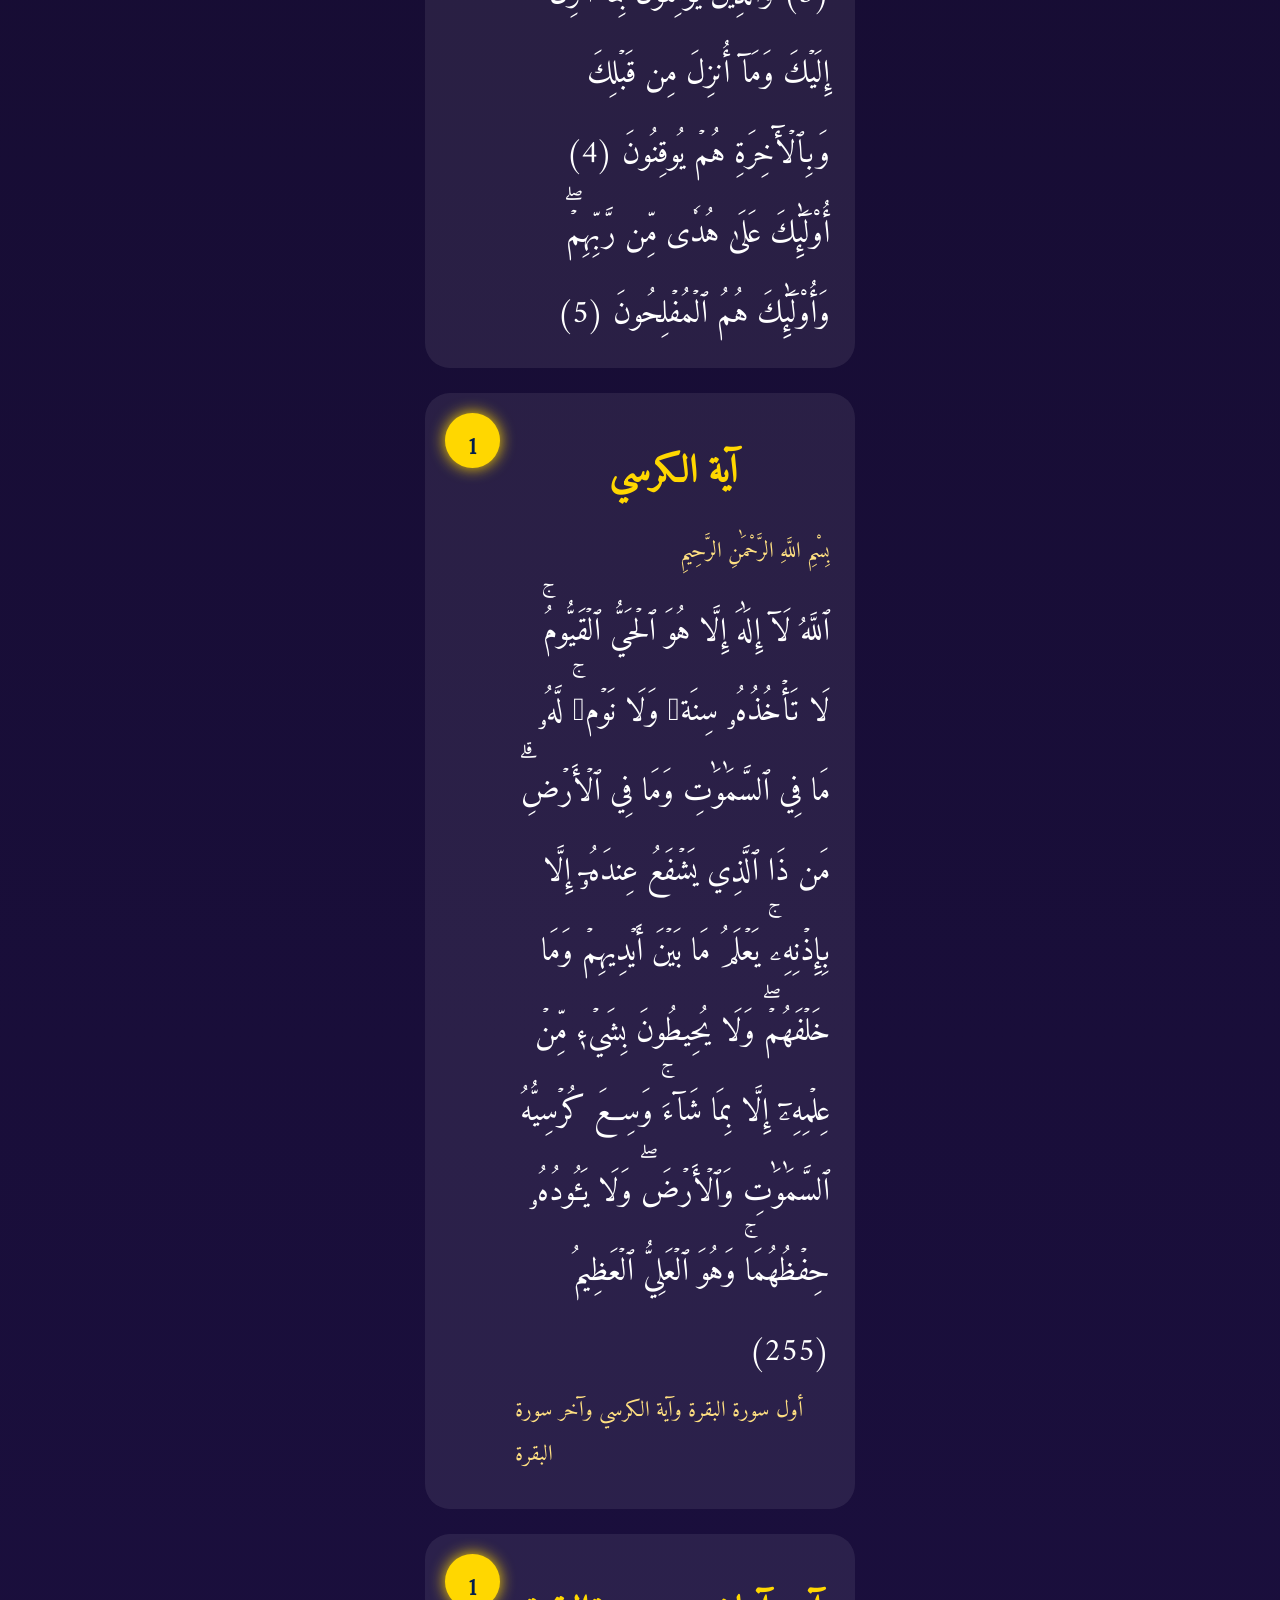
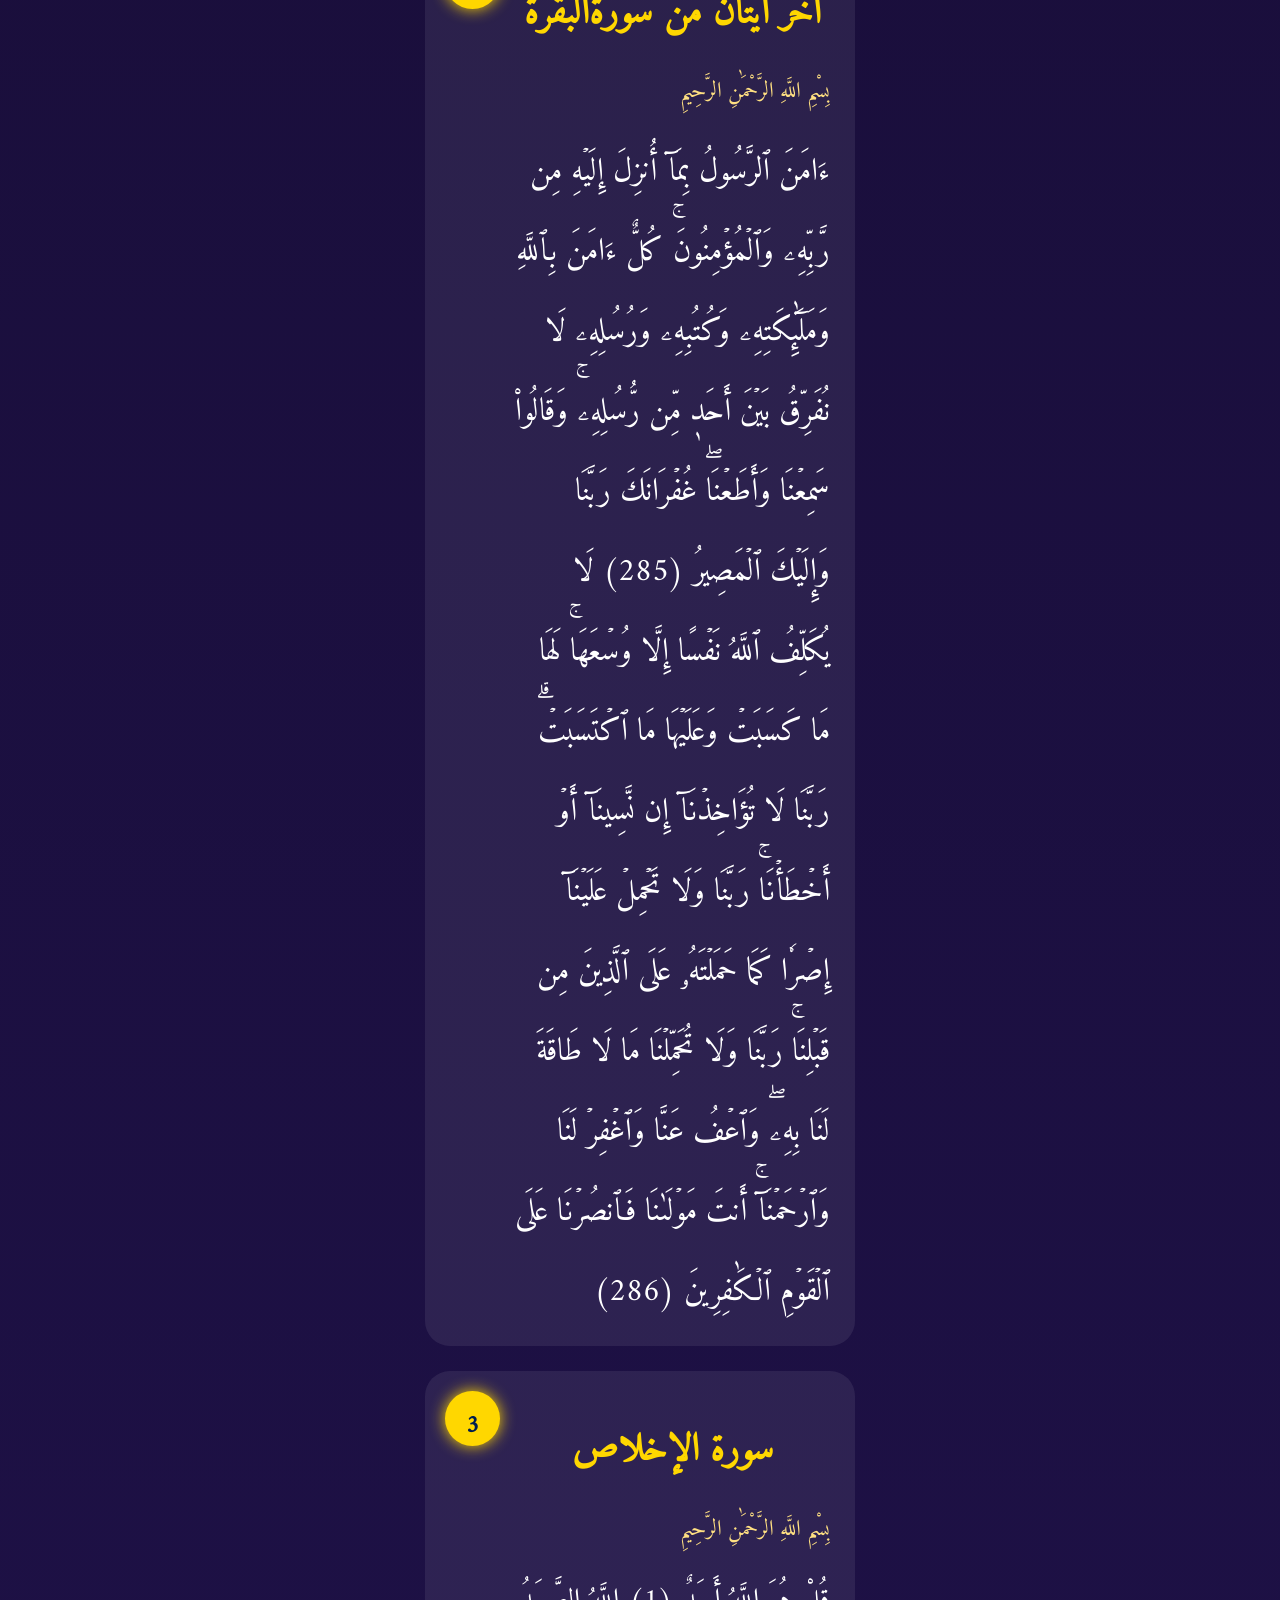
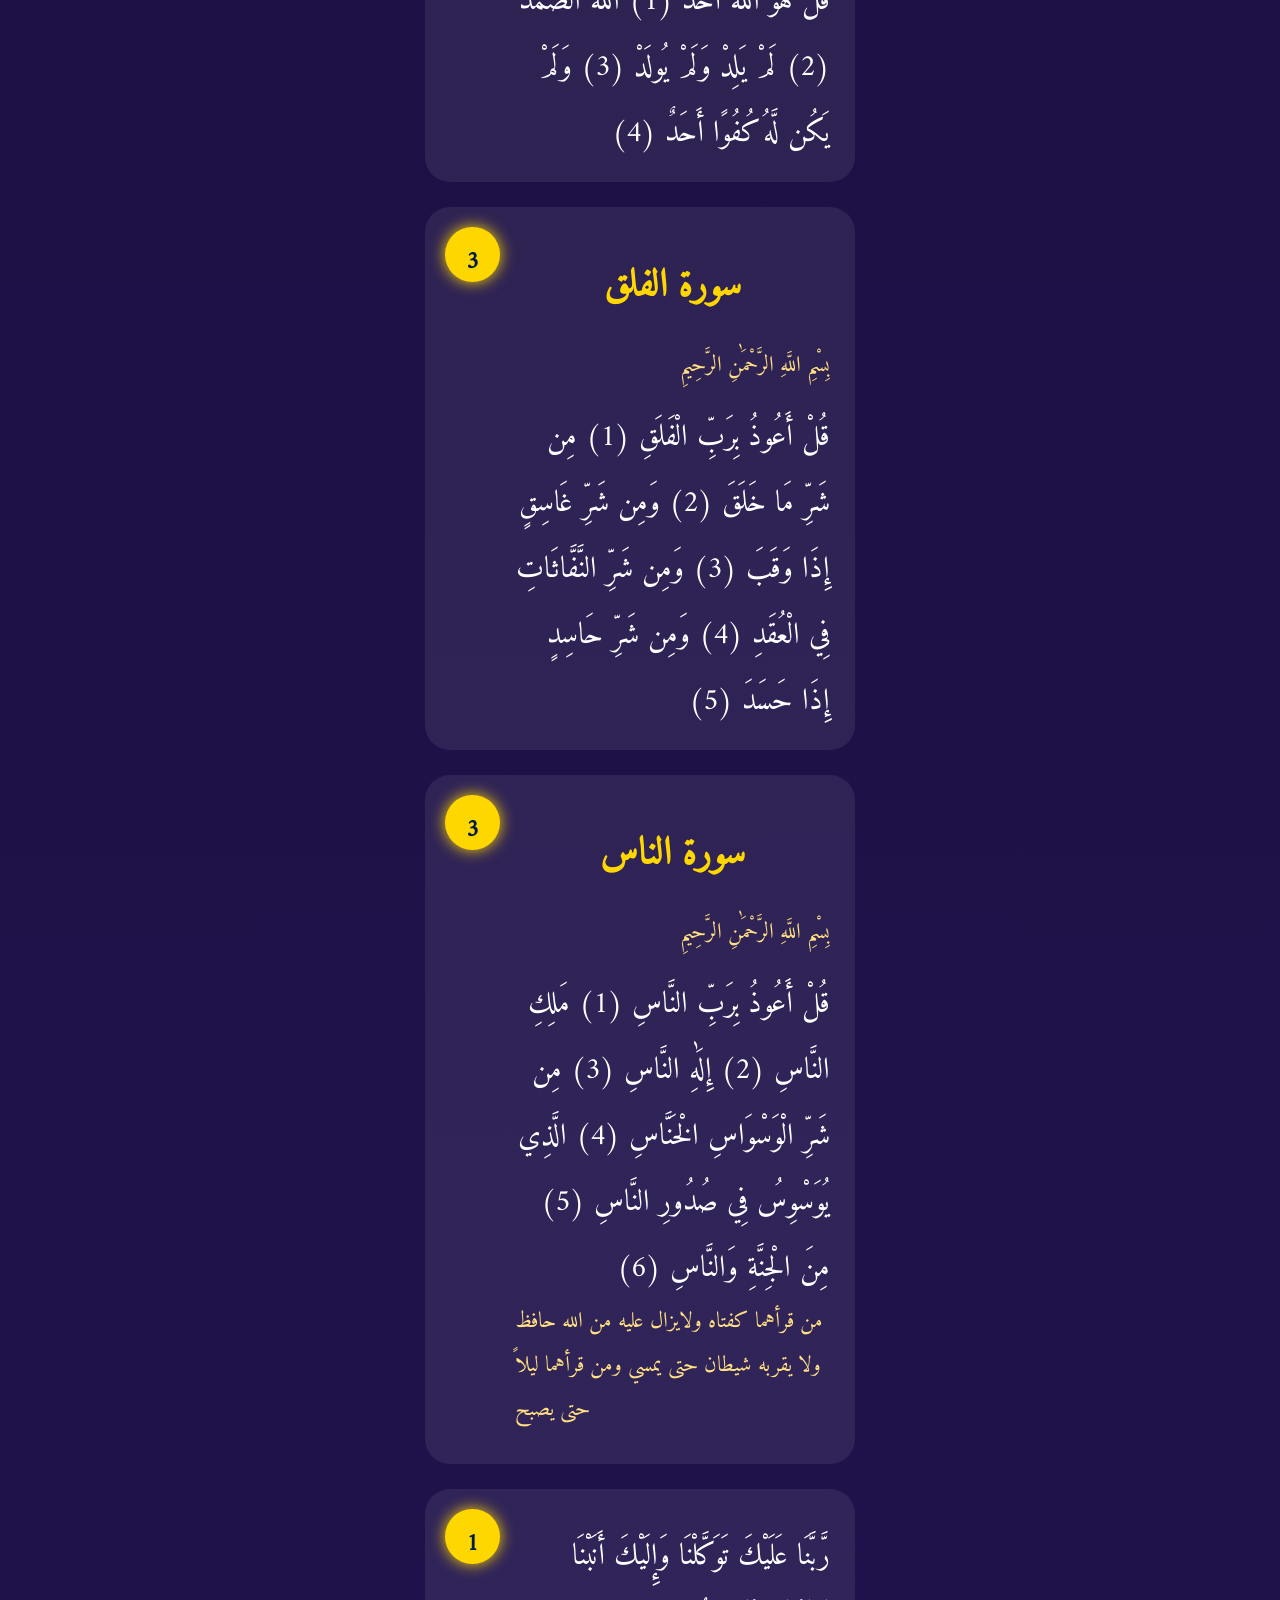
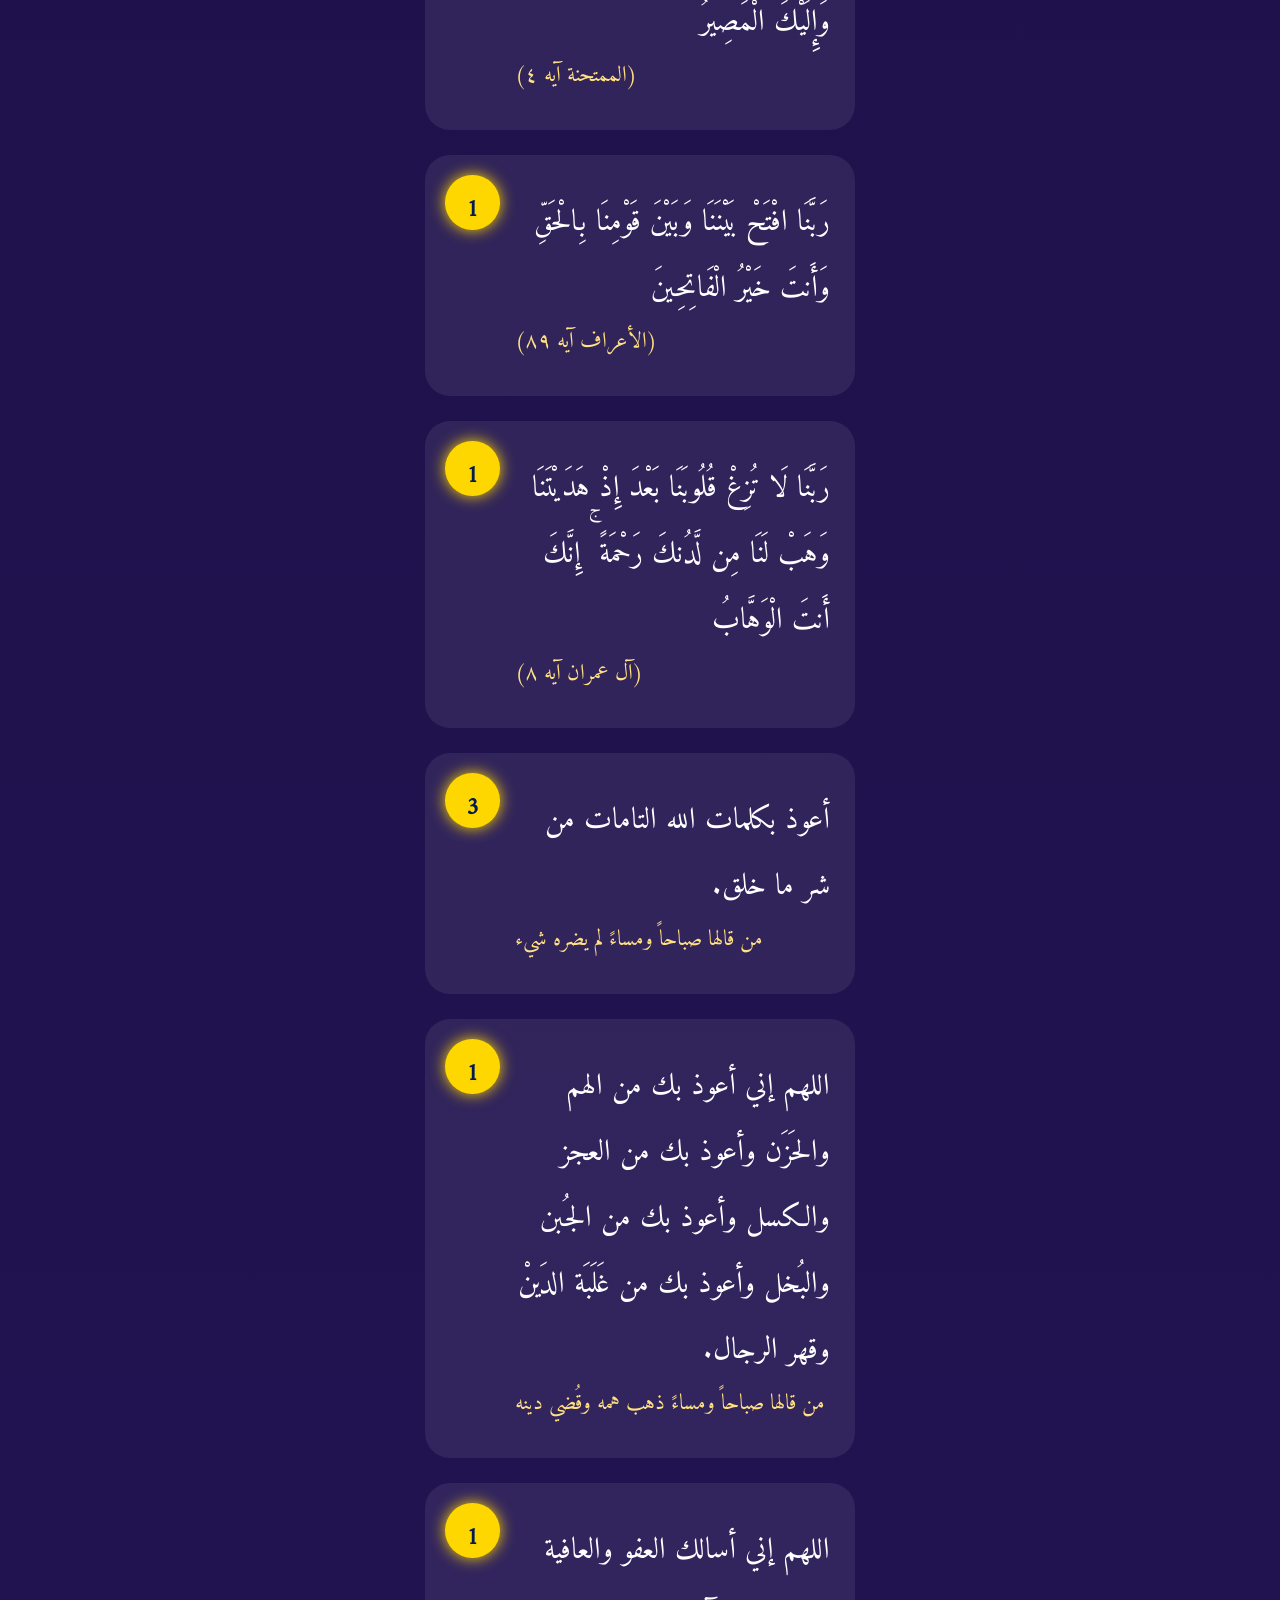
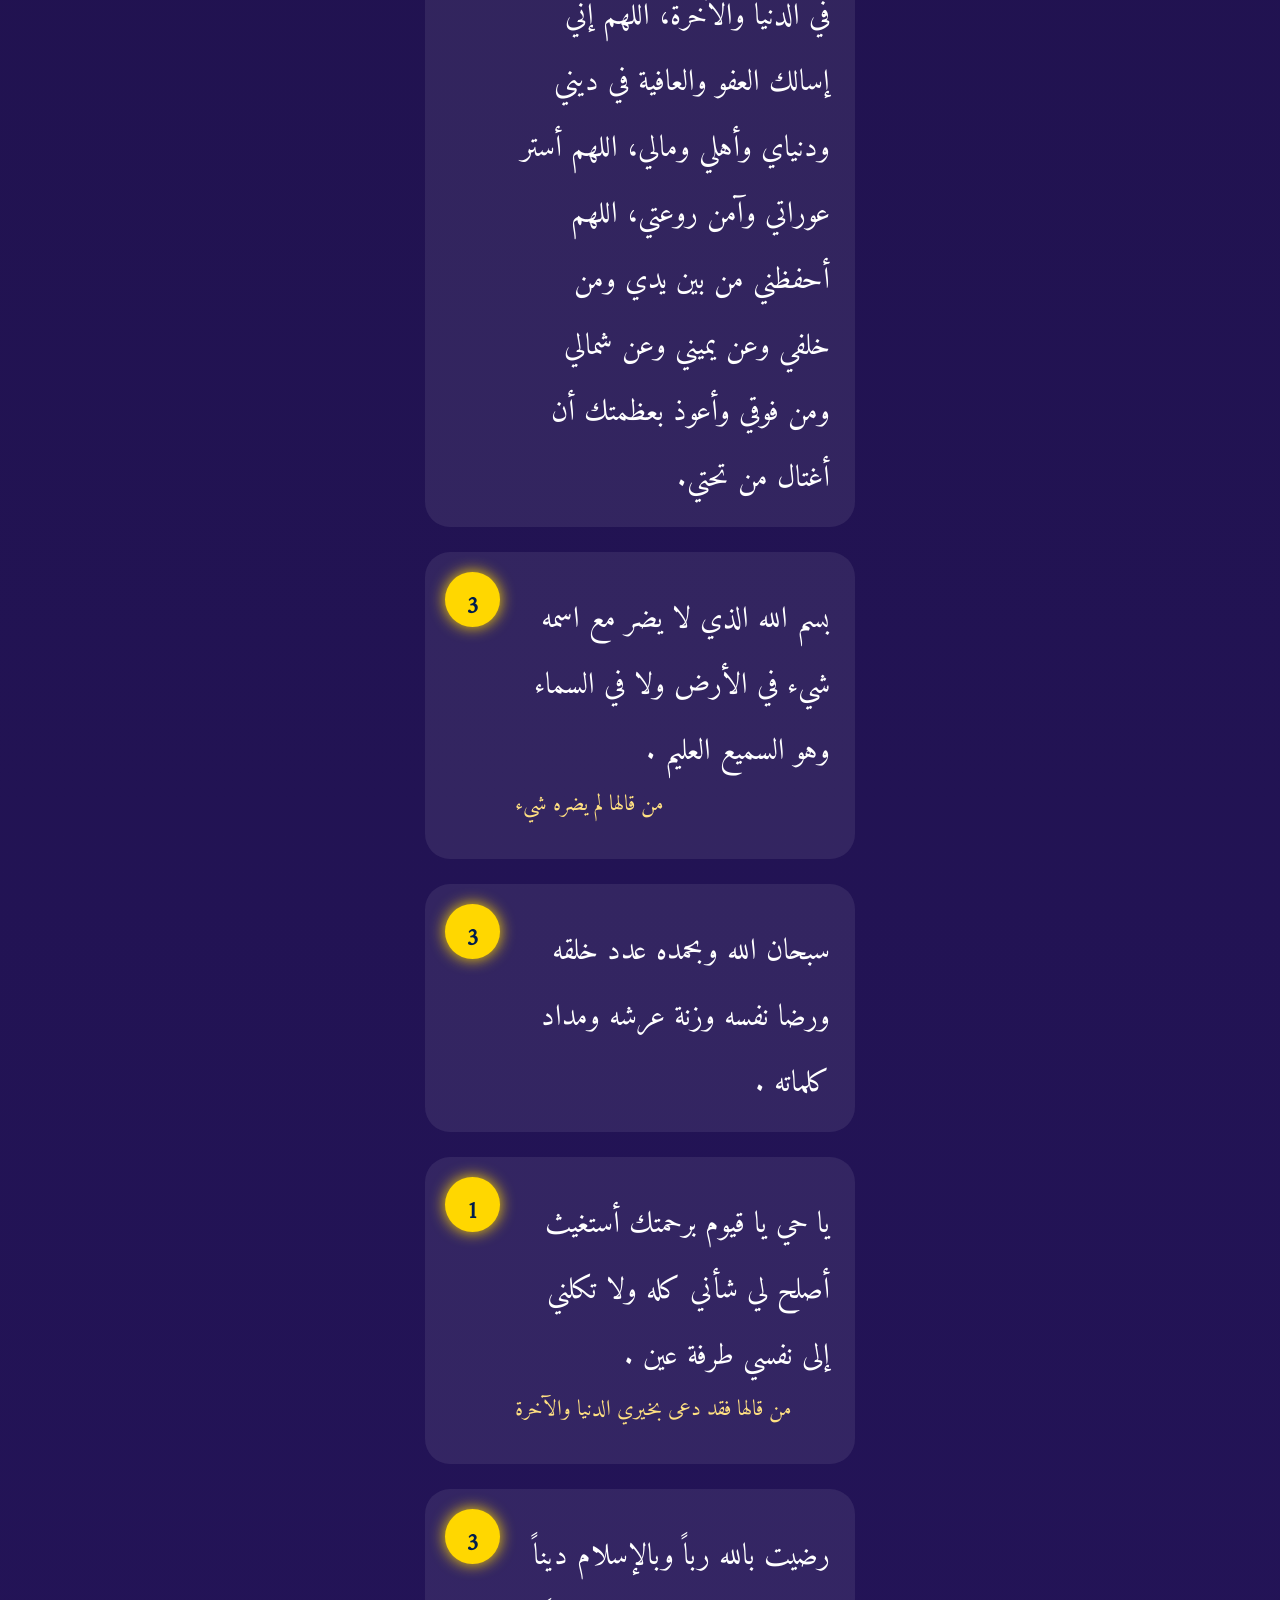
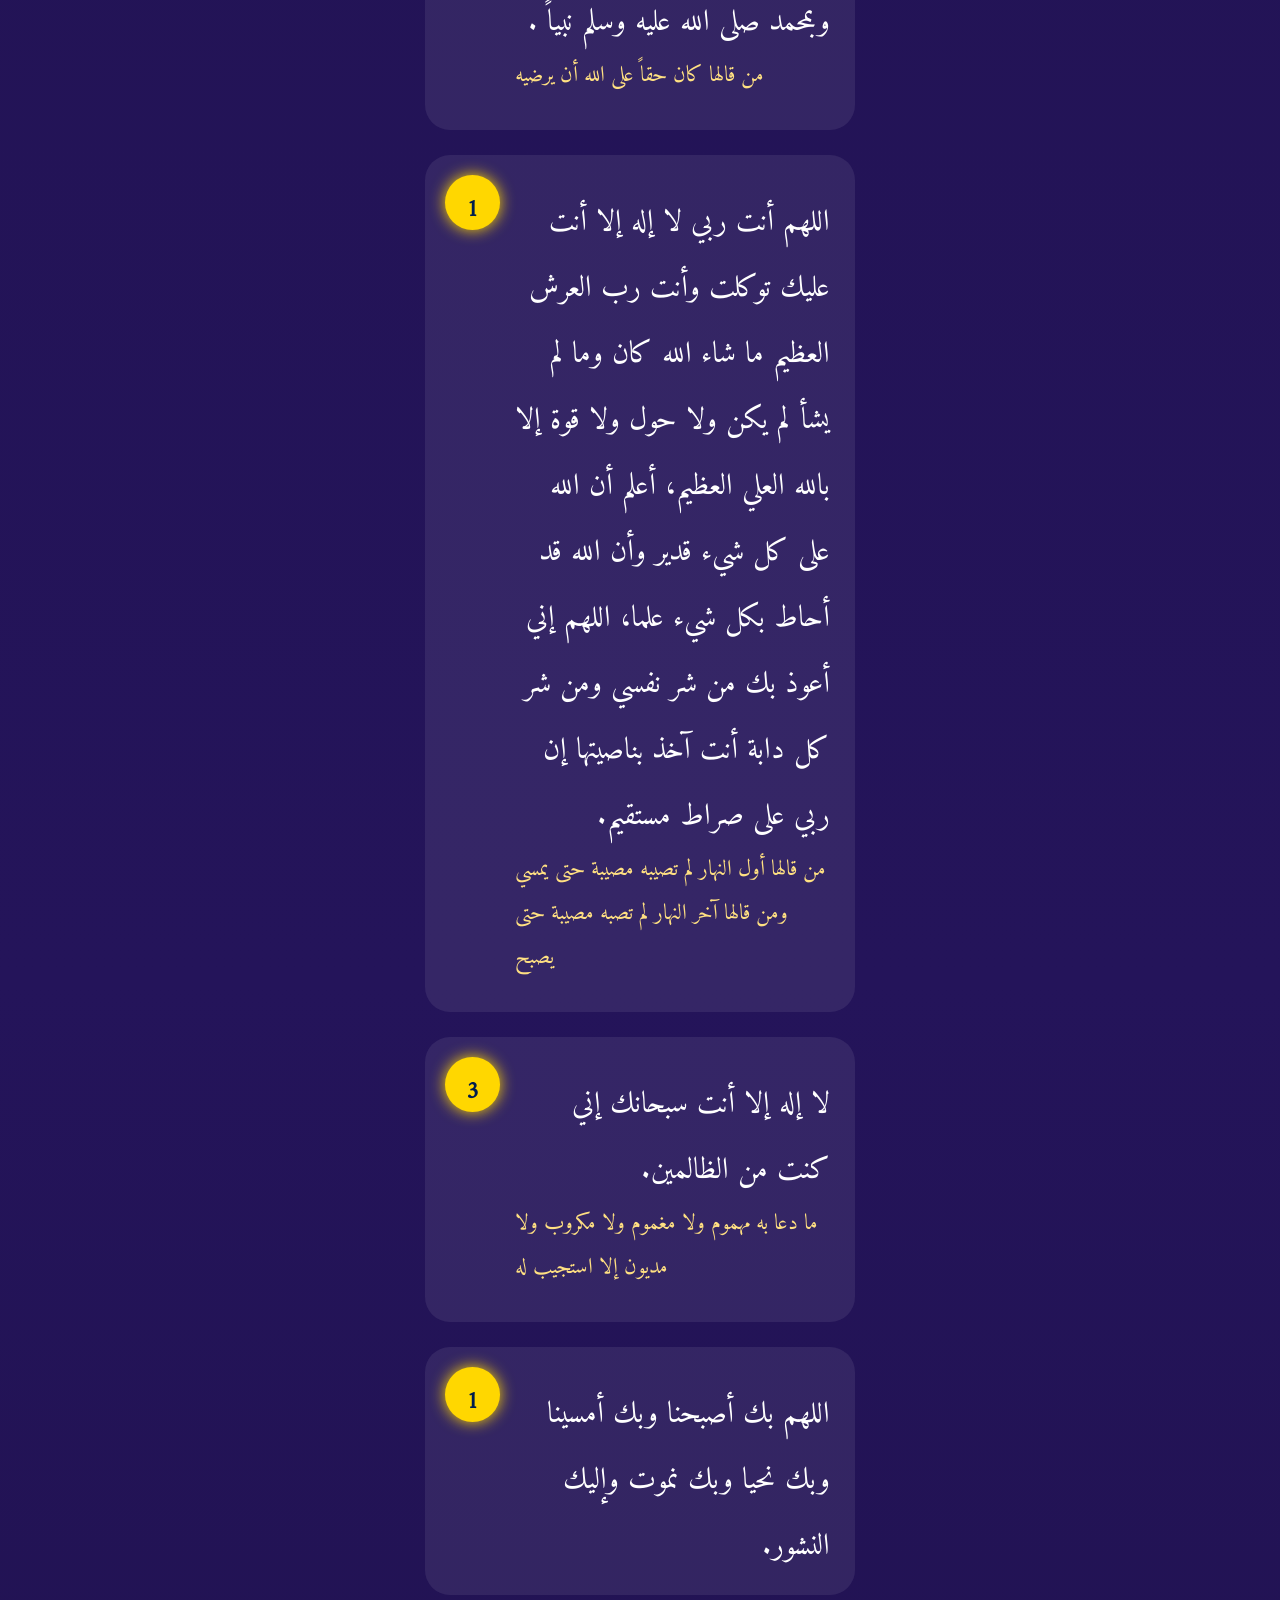
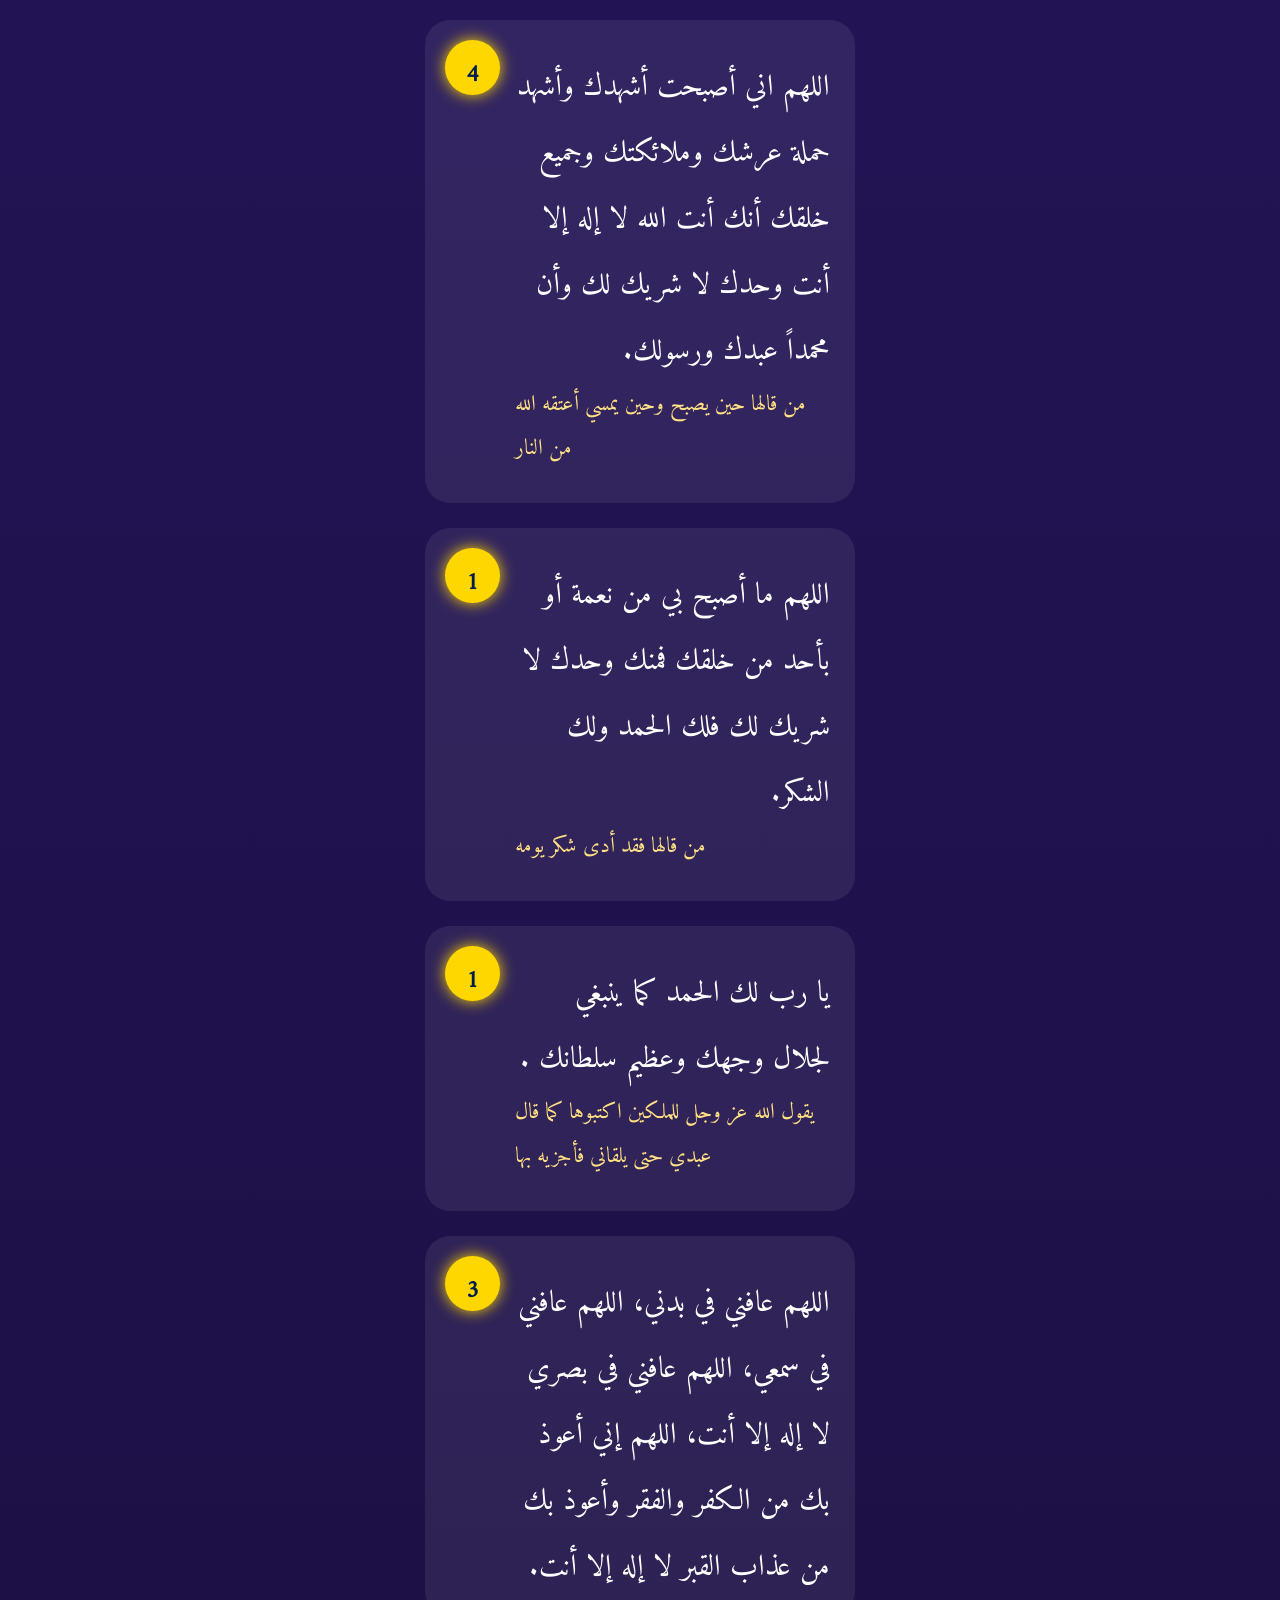
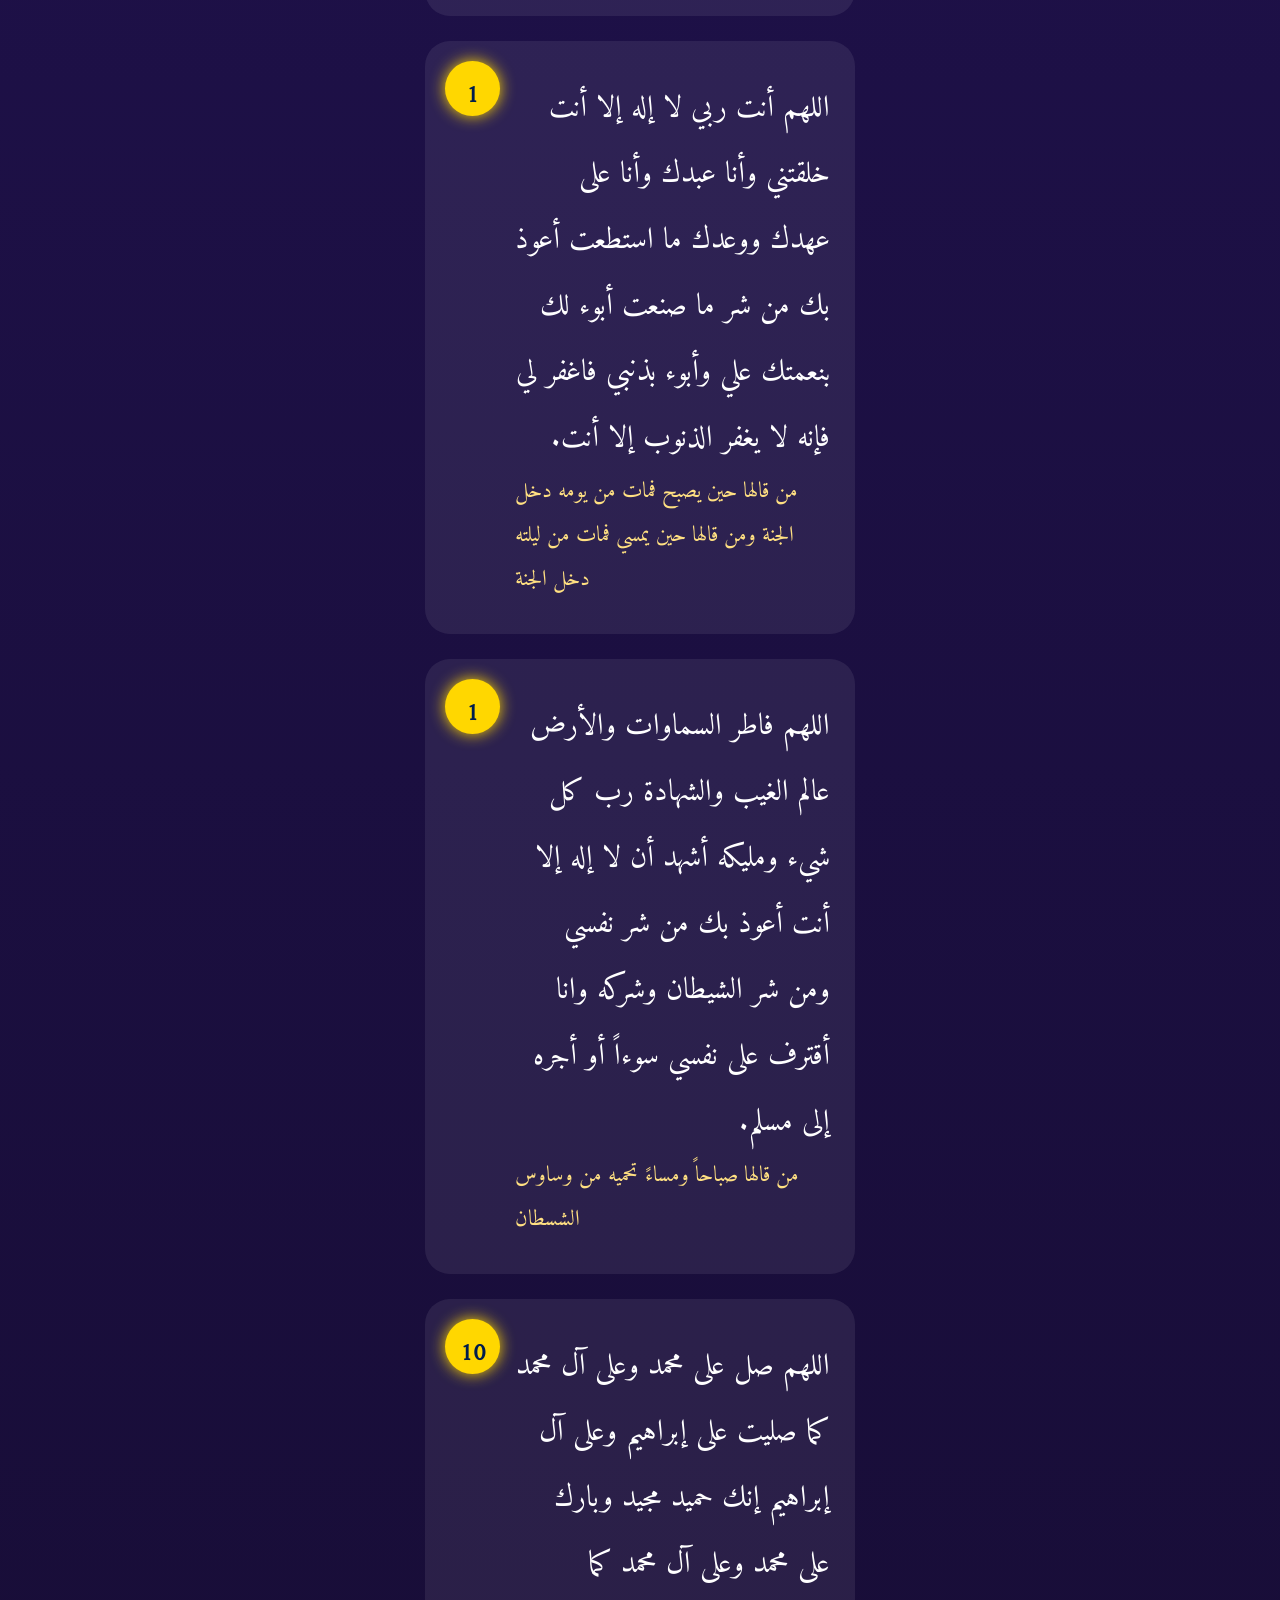
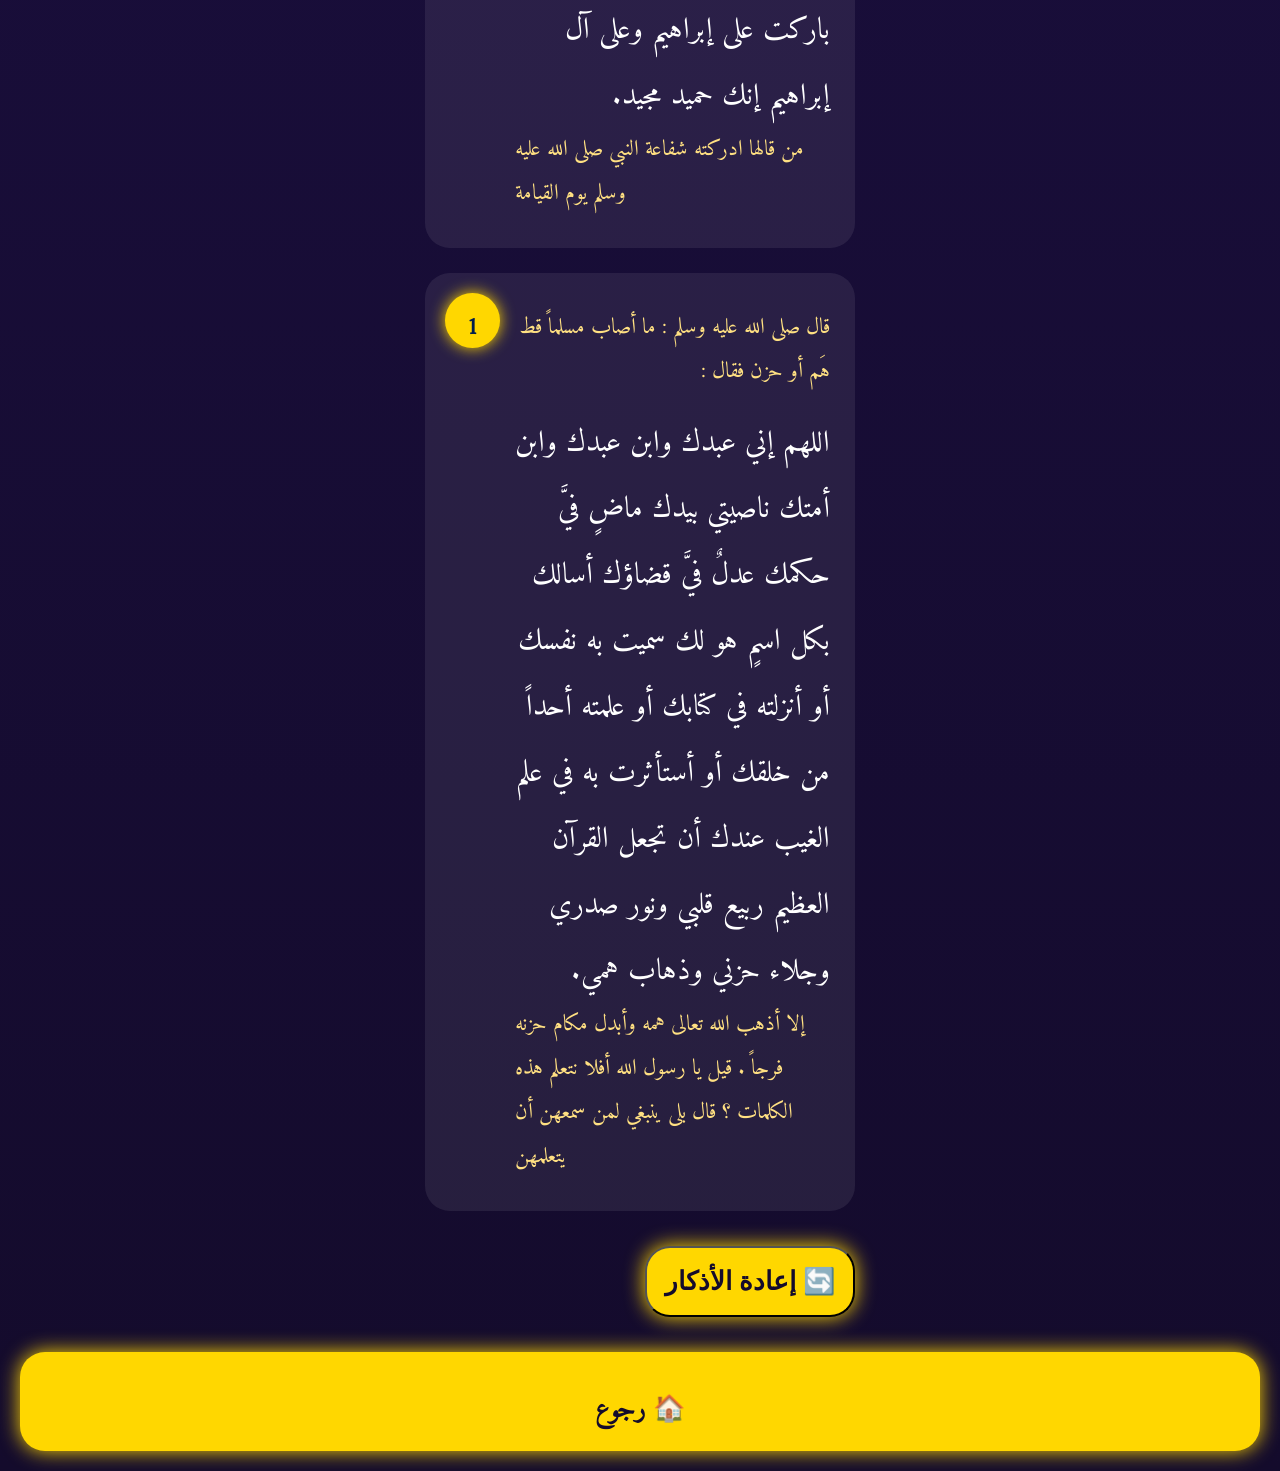
<file: website/morning.html>
<!DOCTYPE html>
<html lang="ar" dir="rtl">

<head>
<meta charset="UTF-8">
<title>أذكار الصباح</title>

<style>

@import url('https://fonts.googleapis.com/css2?family=Amiri+Quran&display=swap');

*{
margin:0;
padding:0;
box-sizing:border-box;
}

body{

background:
linear-gradient(
to bottom,
#140b2c,
#1e1147,
#24145a,
#140b2c
);

font-family:'Amiri Quran',serif;

color:white;

min-height:100vh;

overflow-x:hidden;

padding:20px;

}

/* النجوم */

body::before{

content:"";

position:fixed;

top:0;
left:0;

width:100%;
height:100%;

background-image:

radial-gradient(white 1px,transparent 1px),
radial-gradient(#ffd700 1px,transparent 1px),
radial-gradient(#87cefa 1px,transparent 1px);

background-size:

120px 120px,
180px 180px,
250px 250px;

opacity:0.25;

animation:starsMove 120s linear infinite;

z-index:-1;

}

@keyframes starsMove{

from{
transform:translateY(0);
}

to{
transform:translateY(-500px);
}

}

.container{

width:100%;
max-width:430px;

margin:auto;

}

h1{

text-align:center;

font-size:42px;

margin-bottom:35px;

color:#ffd700;

text-shadow:0 0 15px gold;

}

.zekr{

background:rgba(255,255,255,0.08);

padding:25px;

padding-left:90px;

margin:25px 0;

border-radius:25px;

font-size:30px;

line-height:2.2;

color:white;

position:relative;

}

.zekr:active{

transform:scale(0.98);

}

.counter{

position:absolute;

top:20px;

left:20px;

width:55px;

height:55px;

border-radius:50%;

background:#ffd700;

color:#001d4d;

display:flex;

align-items:center;

justify-content:center;

font-size:24px;

font-weight:bold;

box-shadow:0 0 15px gold;

z-index:5;

flex-shrink:0;

}

.done{

opacity:0.5;

}

.surah-title{

font-size:38px;

color:#ffd700;

margin-bottom:20px;

text-align:center;

font-weight:bold;

}

.quran{
font-family:'Amiri Quran', serif;
font-size:32px;
line-height:2.5;
display:block;
margin-top:15px;
}

.small-basmala,
.small-text{

display:block;

font-size:22px;

color:#ffe082;

margin-bottom:15px;

line-height:2;

}

.back{

display:block;

text-align:center;

margin-top:35px;

padding:18px;

border-radius:25px;

background:#ffd700;

color:#140b2c;

font-size:26px;

font-weight:bold;

text-decoration:none;

box-shadow:0 0 20px gold;

}

@media(max-width:768px){

h1{
font-size:34px;
}

.zekr{

font-size:25px;

line-height:2.3;

padding:24px;

}

.surah-title{
font-size:31px;
}

.counter{

width:50px;
height:50px;

font-size:22px;

}

}

</style>

</head>

<body>

<div class="container">

<h1>☀️ أذكار الصباح</h1>

<!-- الفاتحة -->

<div class="zekr" onclick="decrease(this)">

<div class="counter">1</div>

<div class="surah-title">سورة الفاتحة</div>

<span class="small-text">
أعوذ بالله من الشيطان الرجيم
</span>

<span class="quran">
بِسْمِ اللَّهِ الرَّحْمَٰنِ الرَّحِيمِ (1)
الْحَمْدُ لِلَّهِ رَبِّ الْعَالَمِينَ (2)  
الرَّحْمَٰنِ الرَّحِيمِ (3)  
مَالِكِ يَوْمِ الدِّينِ (4)  
إِيَّاكَ نَعْبُدُ وَإِيَّاكَ نَسْتَعِينُ (5)  
اهْدِنَا الصِّرَاطَ الْمُسْتَقِيمَ (6)  
صِرَاطَ الَّذِينَ أَنْعَمْتَ عَلَيْهِمْ غَيْرِ الْمَغْضُوبِ عَلَيْهِمْ وَلَا الضَّالِّينَ (7)
</span>

</div>

<!-- البقرة -->

<div class="zekr" onclick="decrease(this)">

<div class="counter">1</div>

<div class="surah-title">أول آيات من سورةالبقرة</div>

<span class="small-basmala">
بِسْمِ اللَّهِ الرَّحْمَٰنِ الرَّحِيمِ
</span>

<span class="quran">
الٓمٓ (1) ذَٰلِكَ ٱلۡكِتَٰبُ لَا رَيۡبَۛ فِيهِۛ هُدٗى لِّلۡمُتَّقِينَ (2) ٱلَّذِينَ يُؤۡمِنُونَ بِٱلۡغَيۡبِ وَيُقِيمُونَ ٱلصَّلَوٰةَ وَمِمَّا رَزَقۡنَٰهُمۡ يُنفِقُونَ (3) وَٱلَّذِينَ يُؤۡمِنُونَ بِمَآ أُنزِلَ إِلَيۡكَ وَمَآ أُنزِلَ مِن قَبۡلِكَ وَبِٱلۡأٓخِرَةِ هُمۡ يُوقِنُونَ (4) أُوْلَٰٓئِكَ عَلَىٰ هُدٗى مِّن رَّبِّهِمۡۖ وَأُوْلَٰٓئِكَ هُمُ ٱلۡمُفۡلِحُونَ (5)
</span>

</div>

<!-- آية الكرسي -->

<div class="zekr" onclick="decrease(this)">

<div class="counter">1</div>

<div class="surah-title">آية الكرسي</div>

<span class="small-basmala">
بِسْمِ اللَّهِ الرَّحْمَٰنِ الرَّحِيمِ
</span>

<span class="quran">
ٱللَّهُ لَآ إِلَٰهَ إِلَّا هُوَ ٱلۡحَيُّ ٱلۡقَيُّومُۚ لَا تَأۡخُذُهُۥ سِنَةٞ وَلَا نَوۡمٞۚ لَّهُۥ مَا فِي ٱلسَّمَٰوَٰتِ وَمَا فِي ٱلۡأَرۡضِۗ مَن ذَا ٱلَّذِي يَشۡفَعُ عِندَهُۥٓ إِلَّا بِإِذۡنِهِۦۚ يَعۡلَمُ مَا بَيۡنَ أَيۡدِيهِمۡ وَمَا خَلۡفَهُمۡۖ وَلَا يُحِيطُونَ بِشَيۡءٖ مِّنۡ عِلۡمِهِۦٓ إِلَّا بِمَا شَآءَۚ وَسِعَ كُرۡسِيُّهُ ٱلسَّمَٰوَٰتِ وَٱلۡأَرۡضَۖ وَلَا يَـُٔودُهُۥ حِفۡظُهُمَاۚ وَهُوَ ٱلۡعَلِيُّ ٱلۡعَظِيمُ (255)
</span>

<span class="small-text" style="display: block; text-align: left;"> أول سورة البقرة وآية الكرسي وآخر سورة البقرة
</span>

</div>

<!-- البقرة -->

<div class="zekr" onclick="decrease(this)">

<div class="counter">1</div>

<div class="surah-title">آخر آيتان من سورةالبقرة</div>

<span class="small-basmala">
بِسْمِ اللَّهِ الرَّحْمَٰنِ الرَّحِيمِ
</span>

<span class="quran">
ءَامَنَ ٱلرَّسُولُ بِمَآ أُنزِلَ إِلَيۡهِ مِن رَّبِّهِۦ وَٱلۡمُؤۡمِنُونَۚ كُلٌّ ءَامَنَ بِٱللَّهِ وَمَلَٰٓئِكَتِهِۦ وَكُتُبِهِۦ وَرُسُلِهِۦ لَا نُفَرِّقُ بَيۡنَ أَحَدٖ مِّن رُّسُلِهِۦۚ وَقَالُواْ سَمِعۡنَا وَأَطَعۡنَاۖ غُفۡرَانَكَ رَبَّنَا وَإِلَيۡكَ ٱلۡمَصِيرُ (285) لَا يُكَلِّفُ ٱللَّهُ نَفۡسًا إِلَّا وُسۡعَهَاۚ لَهَا مَا كَسَبَتۡ وَعَلَيۡهَا مَا ٱكۡتَسَبَتۡۗ رَبَّنَا لَا تُؤَاخِذۡنَآ إِن نَّسِينَآ أَوۡ أَخۡطَأۡنَاۚ رَبَّنَا وَلَا تَحۡمِلۡ عَلَيۡنَآ إِصۡرٗا كَمَا حَمَلۡتَهُۥ عَلَى ٱلَّذِينَ مِن قَبۡلِنَاۚ رَبَّنَا وَلَا تُحَمِّلۡنَا مَا لَا طَاقَةَ لَنَا بِهِۦۖ وَٱعۡفُ عَنَّا وَٱغۡفِرۡ لَنَا وَٱرۡحَمۡنَآۚ أَنتَ مَوۡلَىٰنَا فَٱنصُرۡنَا عَلَى ٱلۡقَوۡمِ ٱلۡكَٰفِرِينَ (286)
</span>

</div>

<!-- الإخلاص -->

<div class="zekr" onclick="decrease(this)">

<div class="counter">3</div>

<div class="surah-title">سورة الإخلاص</div>

<span class="small-basmala">
بِسْمِ اللَّهِ الرَّحْمَٰنِ الرَّحِيمِ
</span>

قُلْ هُوَ اللَّهُ أَحَدٌ (1)  
اللَّهُ الصَّمَدُ (2)  
لَمْ يَلِدْ وَلَمْ يُولَدْ (3)  
وَلَمْ يَكُن لَّهُ كُفُوًا أَحَدٌ (4)

</div>

<!-- الفلق -->

<div class="zekr" onclick="decrease(this)">

<div class="counter">3</div>

<div class="surah-title">سورة الفلق</div>

<span class="small-basmala">
بِسْمِ اللَّهِ الرَّحْمَٰنِ الرَّحِيمِ
</span>

قُلْ أَعُوذُ بِرَبِّ الْفَلَقِ (1)  
مِن شَرِّ مَا خَلَقَ (2)  
وَمِن شَرِّ غَاسِقٍ إِذَا وَقَبَ (3)  
وَمِن شَرِّ النَّفَّاثَاتِ فِي الْعُقَدِ (4)  
وَمِن شَرِّ حَاسِدٍ إِذَا حَسَدَ (5)

</div>

<!-- الناس -->

<div class="zekr" onclick="decrease(this)">

<div class="counter">3</div>

<div class="surah-title">سورة الناس</div>

<span class="small-basmala">
بِسْمِ اللَّهِ الرَّحْمَٰنِ الرَّحِيمِ
</span>

قُلْ أَعُوذُ بِرَبِّ النَّاسِ (1)  
مَلِكِ النَّاسِ (2)  
إِلَٰهِ النَّاسِ (3)  
مِن شَرِّ الْوَسْوَاسِ الْخَنَّاسِ (4)  
الَّذِي يُوَسْوِسُ فِي صُدُورِ النَّاسِ (5)  
مِنَ الْجِنَّةِ وَالنَّاسِ (6)

<span class="small-text" style="display: block; text-align: left;"> من قرأهما كفتاه ولايزال عليه من الله حافظ ولا يقربه شيطان حتى يمسي ومن قرأهما ليلاً حتى يصبح
</span>

</div>

<!-- ذكر -->

<div class="zekr" onclick="decrease(this)">

<div class="counter">1</div>

رَّبَّنَا عَلَيْكَ تَوَكَّلْنَا وَإِلَيْكَ أَنَبْنَا وَإِلَيْكَ الْمَصِيرُ

<span class="small-text" style="display: block; text-align: left;"> (الممتحنة آيه ٤)
</span>

</div>

<!-- ذكر -->

<div class="zekr" onclick="decrease(this)">

<div class="counter">1</div>

رَبَّنَا افْتَحْ بَيْنَنَا وَبَيْنَ قَوْمِنَا بِالْحَقِّ وَأَنتَ خَيْرُ الْفَاتِحِينَ

<span class="small-text" style="display: block; text-align: left;"> (الأعراف آيه ٨٩)
</span>

</div>

<!-- ذكر -->

<div class="zekr" onclick="decrease(this)">

<div class="counter">1</div>

رَبَّنَا لَا تُزِغْ قُلُوبَنَا بَعْدَ إِذْ هَدَيْتَنَا وَهَبْ لَنَا مِن لَّدُنكَ رَحْمَةً ۚ إِنَّكَ أَنتَ الْوَهَّابُ

<span class="small-text" style="display: block; text-align: left;"> (آل عمران آيه ٨)
</span>

</div>

<!-- ذكر -->

<div class="zekr" onclick="decrease(this)">

<div class="counter">3</div>

أعوذ بكلمات الله التامات من شر ما خلق.

<span class="small-text" style="display: block; text-align: left;"> من قالها صباحاً ومساءً لم يضره شيء
</span>

</div>

<!-- ذكر -->

<div class="zekr" onclick="decrease(this)">

<div class="counter">1</div>

اللهم إني أعوذ بك من الهم والحَزَن وأعوذ بك من العجز والكسل وأعوذ بك من الجُبن والبُخل وأعوذ بك من غَلَبَة الدَينْ وقهر الرجال.

<span class="small-text" style="display: block; text-align: left;"> من قالها صباحاً ومساءً ذهب همه وقُضي دينه
</span>

</div>

<!-- ذكر -->

<div class="zekr" onclick="decrease(this)">

<div class="counter">1</div>

اللهم إني أسالك العفو والعافية في الدنيا والآخرة، اللهم إني إسالك العفو والعافية في ديني ودنياي وأهلي ومالي، اللهم أستر عوراتي وآمن روعتي، اللهم أحفظني من بين يدي ومن خلفي وعن يميني وعن شمالي ومن فوقي وأعوذ بعظمتك أن أغتال من تحتي.

</div>

<!-- ذكر -->

<div class="zekr" onclick="decrease(this)">

<div class="counter">3</div>

بسم الله الذي لا يضر مع اسمه شيء في الأرض ولا في السماء وهو السميع العليم .

<span class="small-text" style="display: block; text-align: left;"> من قالها لم يضره شيء
</span>

</div>

<!-- ذكر -->

<div class="zekr" onclick="decrease(this)">

<div class="counter">3</div>

سبحان الله وبحمده عدد خلقه ورضا نفسه وزنة عرشه ومداد كلماته .

</div>

<!-- ذكر -->

<div class="zekr" onclick="decrease(this)">

<div class="counter">1</div>

يا حي يا قيوم برحمتك أستغيث أصلح لي شأني كله ولا تكلني إلى نفسي طرفة عين .

<span class="small-text" style="display: block; text-align: left;"> من قالها فقد دعى بخيري الدنيا والآخرة
</span>

</div>

<!-- ذكر -->

<div class="zekr" onclick="decrease(this)">

<div class="counter">3</div>

رضيت بالله رباً وبالإسلام ديناً وبمحمد صلى الله عليه وسلم نبياً .

<span class="small-text" style="display: block; text-align: left;"> من قالها كان حقاً على الله أن يرضيه
</span>

</div>

<!-- ذكر -->

<div class="zekr" onclick="decrease(this)">

<div class="counter">1</div>

اللهم أنت ربي لا إله إلا أنت عليك توكلت وأنت رب العرش العظيم ما شاء الله كان وما لم يشأ لم يكن ولا حول ولا قوة إلا بالله العلي العظيم، أعلم أن الله على كل شيء قدير وأن الله قد أحاط بكل شيء علما، اللهم إني أعوذ بك من شر نفسي ومن شر كل دابة أنت آخذ بناصيتها إن ربي على صراط مستقيم.

<span class="small-text" style="display: block; text-align: left;"> من قالها أول النهار لم تصيبه مصيبة حتى يمسي ومن قالها آخر النهار لم تصبه مصيبة حتى يصبح
</span>

</div>

<!-- ذكر -->

<div class="zekr" onclick="decrease(this)">

<div class="counter">3</div>

لا إله إلا أنت سبحانك إني كنت من الظالمين.

<span class="small-text" style="display: block; text-align: left;"> ما دعا به مهموم ولا مغموم ولا مكروب ولا مديون إلا استجيب له
</span>

</div>

<!-- ذكر -->

<div class="zekr" onclick="decrease(this)">

<div class="counter">1</div>

اللهم بك أصبحنا وبك أمسينا وبك نحيا وبك نموت وإليك النشور.

</div>

<!-- ذكر -->

<div class="zekr" onclick="decrease(this)">

<div class="counter">4</div>

اللهم اني أصبحت أشهدك وأشهد حملة عرشك وملائكتك وجميع خلقك أنك أنت الله لا إله إلا أنت وحدك لا شريك لك وأن محمداً عبدك ورسولك.

<span class="small-text" style="display: block; text-align: left;"> من قالها حين يصبح وحين يمسي أعتقه الله من النار
</span>

</div>

<!-- ذكر -->

<div class="zekr" onclick="decrease(this)">

<div class="counter">1</div>

اللهم ما أصبح بي من نعمة أو بأحد من خلقك فمنك وحدك لا شريك لك فلك الحمد ولك الشكر.

<span class="small-text" style="display: block; text-align: left;"> من قالها فقد أدى شكر يومه
</span>

</div>

<!-- ذكر -->

<div class="zekr" onclick="decrease(this)">

<div class="counter">1</div>

يا رب لك الحمد كما ينبغي لجلال وجهك وعظيم سلطانك .

<span class="small-text" style="display: block; text-align: left;"> يقول الله عز وجل للملكين اكتبوها كما قال عبدي حتى يلقاني فأجزيه بها
</span>

</div>

<!-- ذكر -->

<div class="zekr" onclick="decrease(this)">

<div class="counter">3</div>

اللهم عافني في بدني، اللهم عافني في سمعي، اللهم عافني في بصري لا إله إلا أنت، اللهم إني أعوذ بك من الكفر والفقر وأعوذ بك من عذاب القبر لا إله إلا أنت.

</div>

<!-- ذكر -->

<div class="zekr" onclick="decrease(this)">

<div class="counter">1</div>
اللهم أنت ربي لا إله إلا أنت خلقتني وأنا عبدك وأنا على عهدك ووعدك ما استطعت أعوذ بك من شر ما صنعت أبوء لك بنعمتك علي وأبوء بذنبي فاغفر لي فإنه لا يغفر الذنوب إلا أنت.

<span class="small-text" style="display: block; text-align: left;"> من قالها حين يصبح فمات من يومه دخل الجنة ومن قالها حين يمسي فمات من ليلته دخل الجنة
</span>

</div>

<!-- ذكر -->

<div class="zekr" onclick="decrease(this)">

<div class="counter">1</div>

اللهم فاطر السماوات والأرض عالم الغيب والشهادة رب كل شيء ومليكه أشهد أن لا إله إلا أنت أعوذ بك من شر نفسي ومن شر الشيطان وشركه وانا أقترف على نفسي سوءاً  أو أجره إلى مسلم.

<span class="small-text" style="display: block; text-align: left;"> من قالها صباحاً ومساءً تحميه من وساوس الشسطان
</span>

</div>

<!-- ذكر -->

<div class="zekr" onclick="decrease(this)">

<div class="counter">10</div>

اللهم صل على محمد وعلى آل محمد كما صليت على إبراهيم وعلى آل إبراهيم إنك حميد مجيد وبارك على محمد وعلى آل محمد كما باركت على إبراهيم وعلى آل إبراهيم إنك حميد مجيد.

<span class="small-text" style="display: block; text-align: left;"> من قالها ادركته شفاعة النبي صلى الله عليه وسلم يوم القيامة
</span>

</div>

<!-- ذكر -->

<div class="zekr" onclick="decrease(this)">

<div class="counter">1</div>

<span class="small-basmala">
قال صلى الله عليه وسلم : ما أصاب مسلماً قط هَم أو حزن فقال :
</span>

اللهم إني عبدك وابن عبدك وابن أمتك ناصيتي بيدك ماضٍ فيَّ حكمك عدلٌ فيَّ قضاؤك أسالك بكل اسمٍ هو لك سميت به نفسك أو أنزلته في كتابك أو علمته أحداً من خلقك أو أستأثرت به في علم الغيب عندك أن تجعل القرآن العظيم ربيع قلبي ونور صدري وجلاء حزني وذهاب همي.

<span class="small-text" style="display: block; text-align: left;"> إلا أذهب الله تعالى همه وأبدل مكام حزنه فرجاً . 
    قيل يا رسول الله أفلا نتعلم هذه الكلمات ؟ قال بلى ينبغي لمن سمعهن أن يتعلمهن
</span>

</div>

<button onclick="resetAzkar()" class="back">
🔄 إعادة الأذكار
</button>

</div>

<a href="azkar.html" class="back">
🏠 رجوع
</a>

</div>

<script>

const counters = document.querySelectorAll(".counter");

window.onload = function(){

counters.forEach((counter,index)=>{

let saved = localStorage.getItem("morning_zekr_"+index);

if(parseInt(saved) === 0){

counter.parentElement.classList.add("done");

counter.innerHTML = "✓";

}

});

};

function decrease(element){

let counter = element.querySelector(".counter");

let number = parseInt(counter.innerHTML);

if(number > 0){

number--;

counter.innerHTML = number;

let index =
Array.from(document.querySelectorAll(".zekr"))
.indexOf(element);

localStorage.setItem("morning_zekr_"+index,number);

}

if(number === 0){

element.classList.add("done");

counter.innerHTML = "✓";

}

}

function resetAzkar(){

for(let i=0;i<1000;i++){
localStorage.removeItem("morning_zekr_"+i);
}

location.reload();

}

</script>

</body>
</html>
</file>
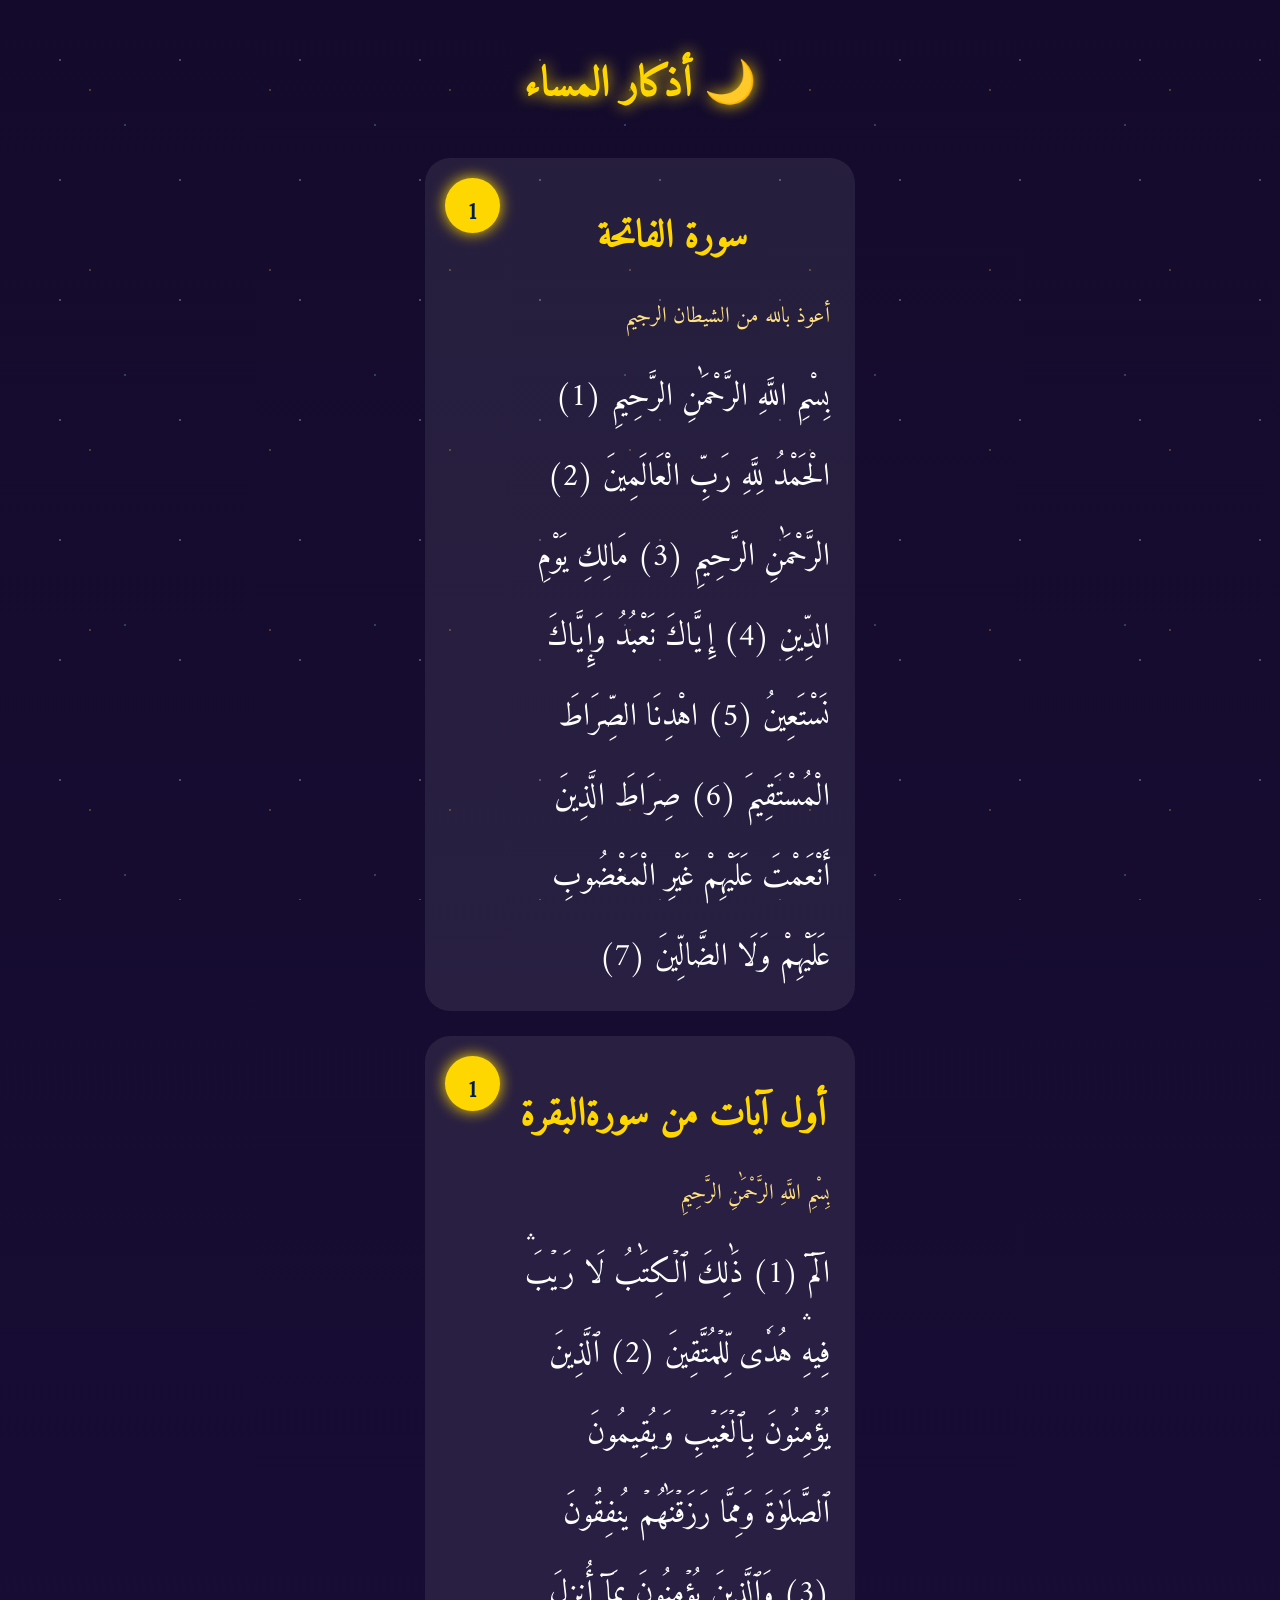
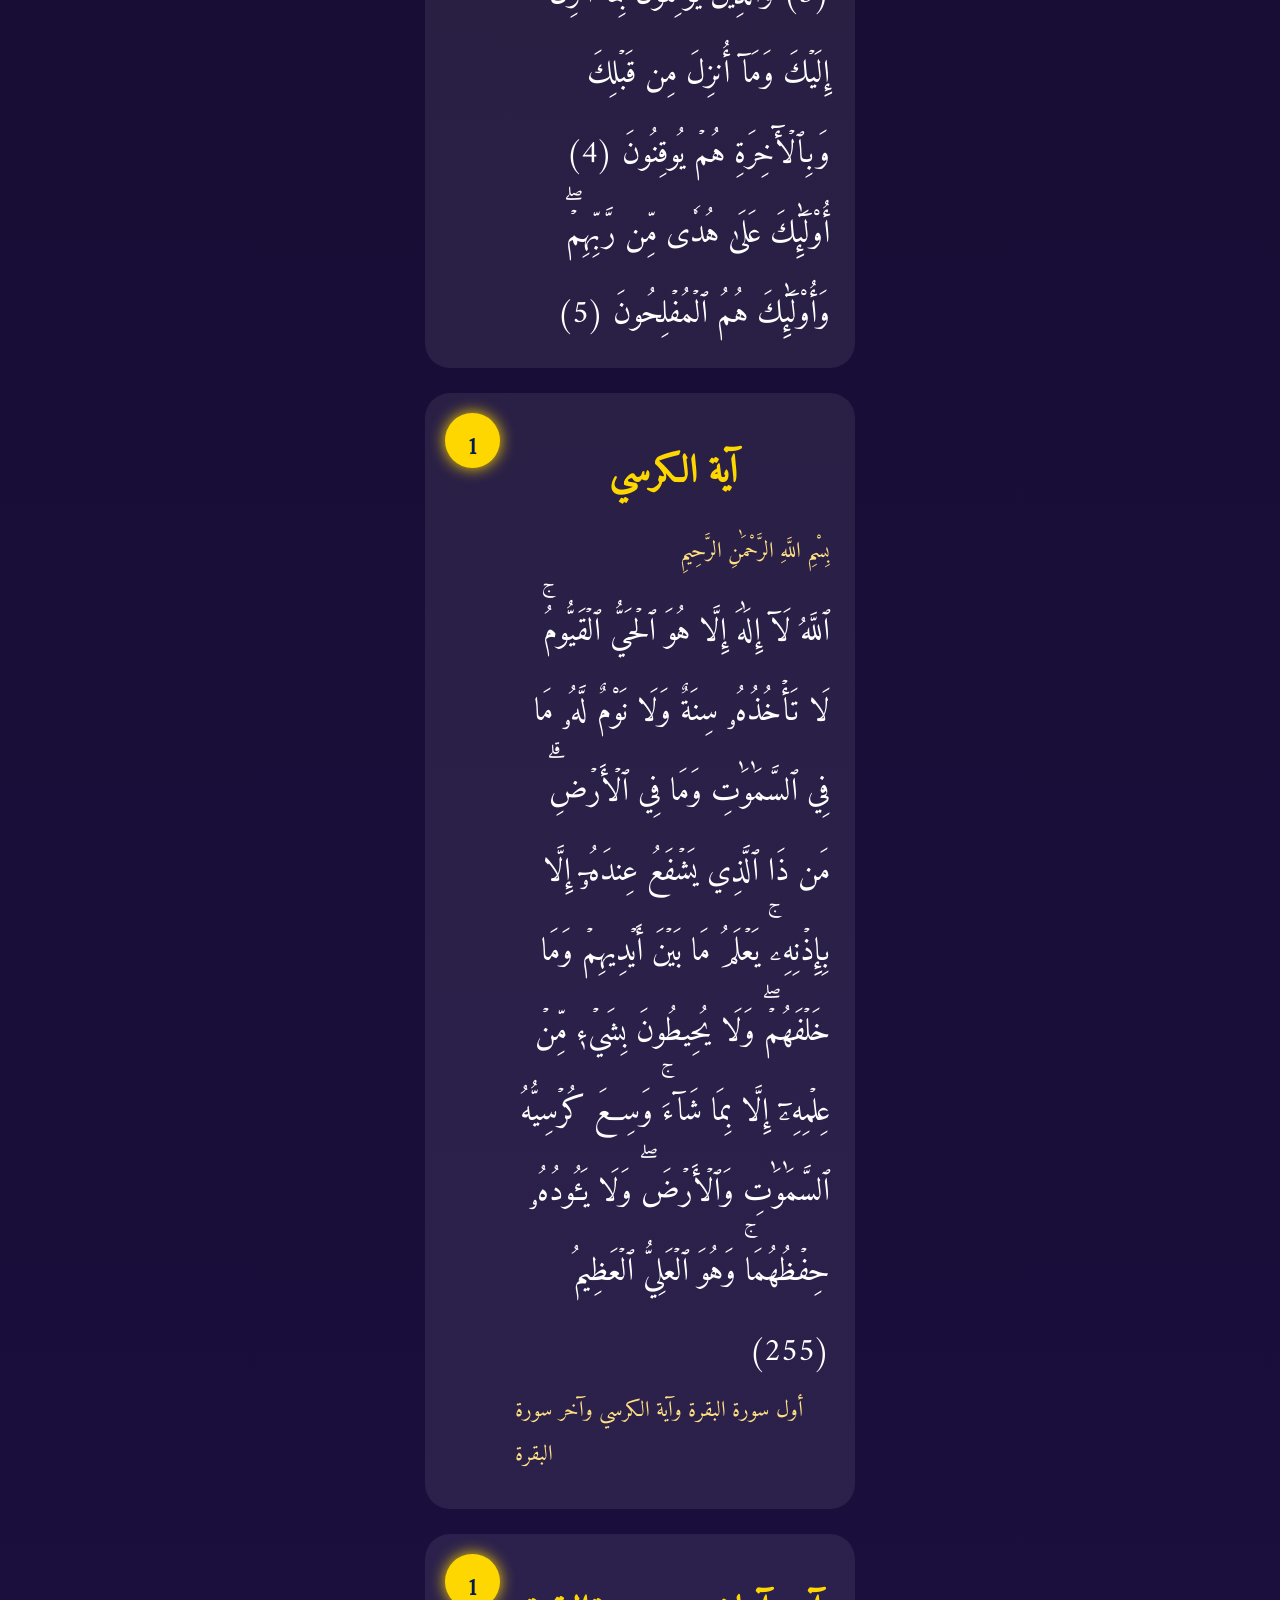
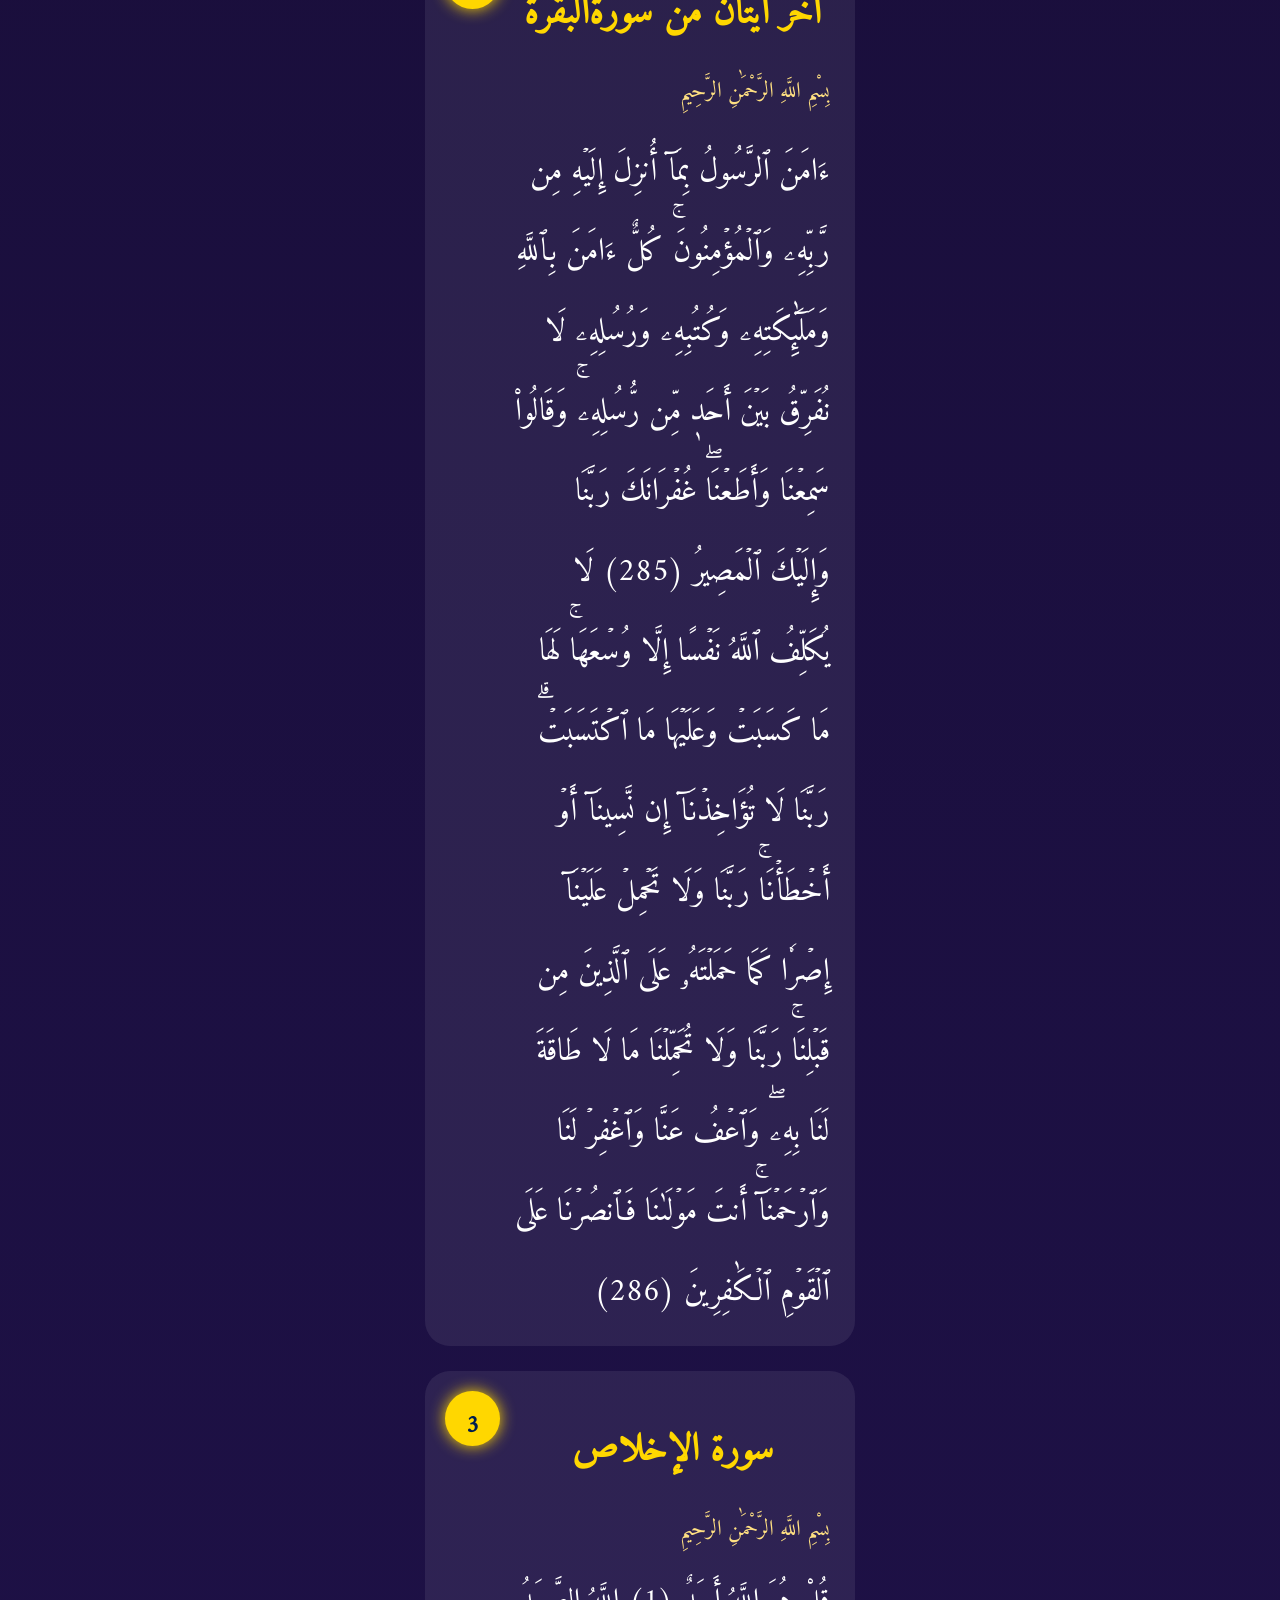
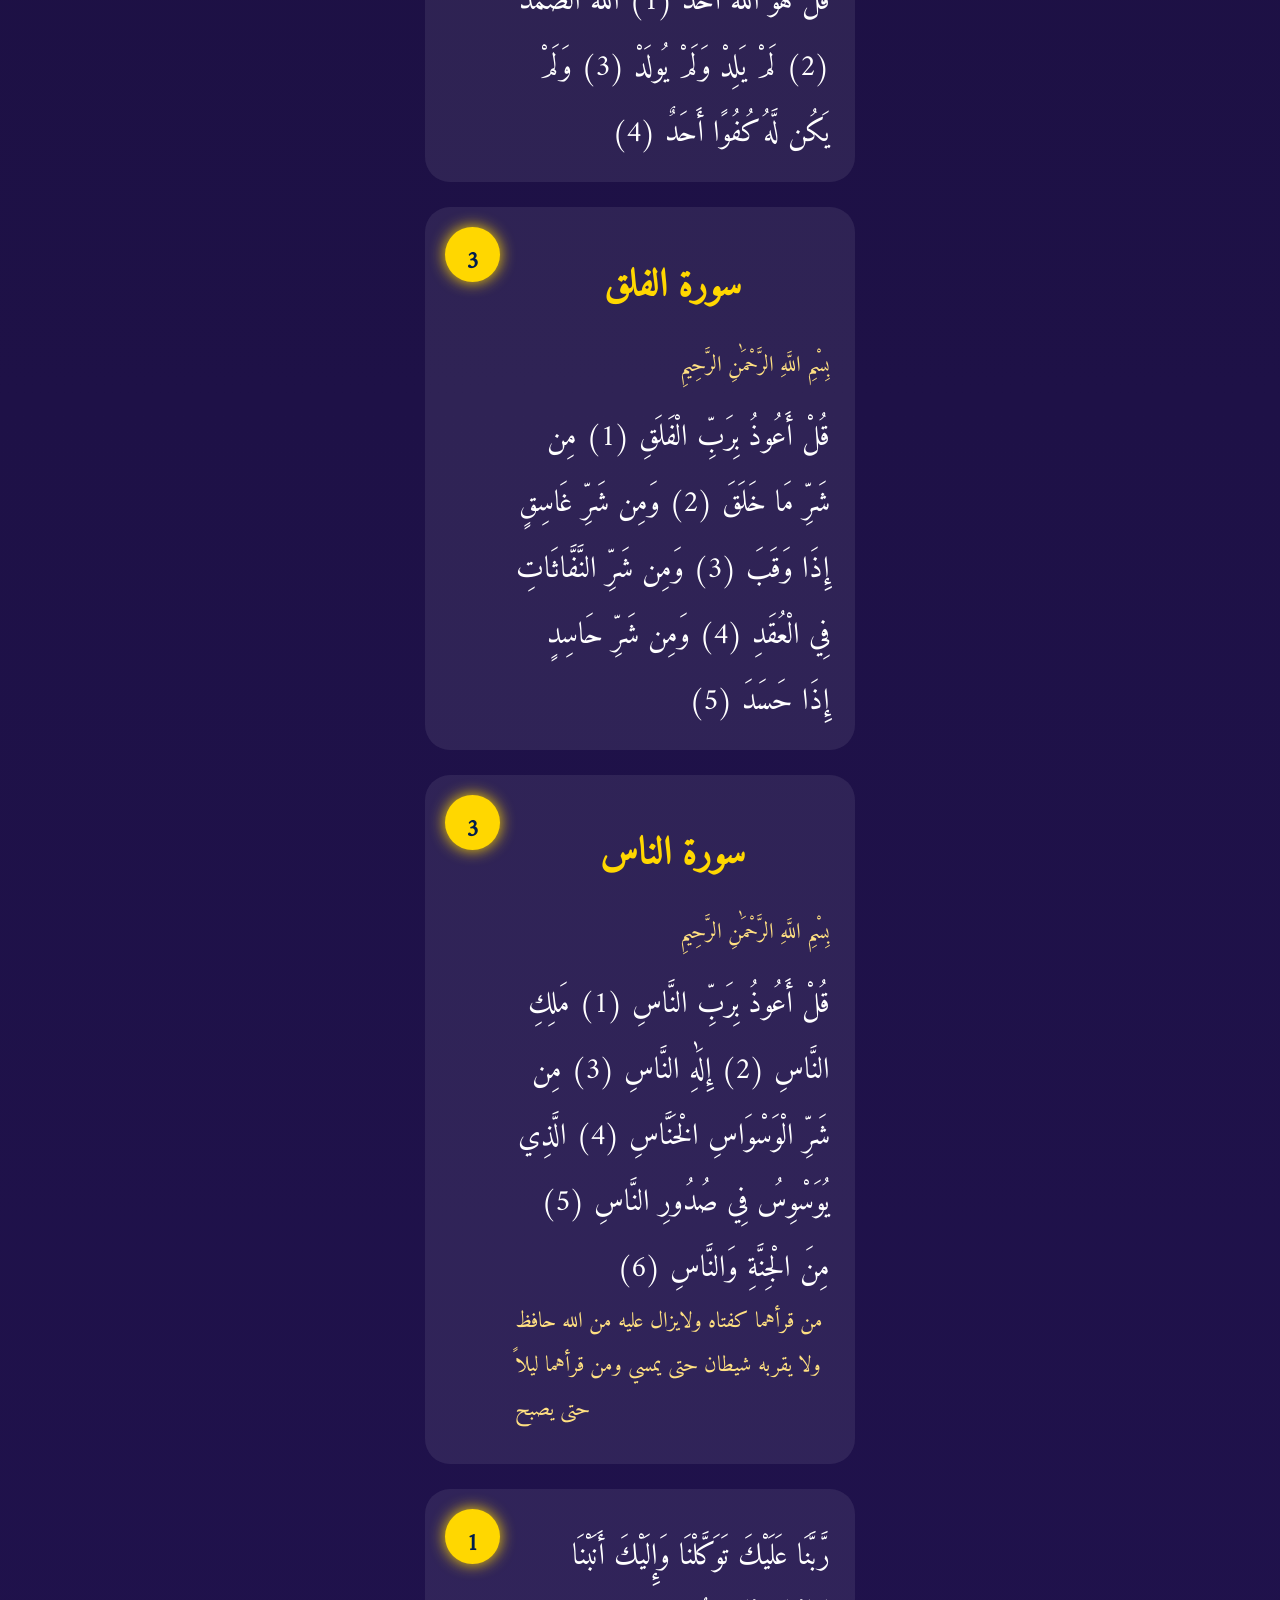
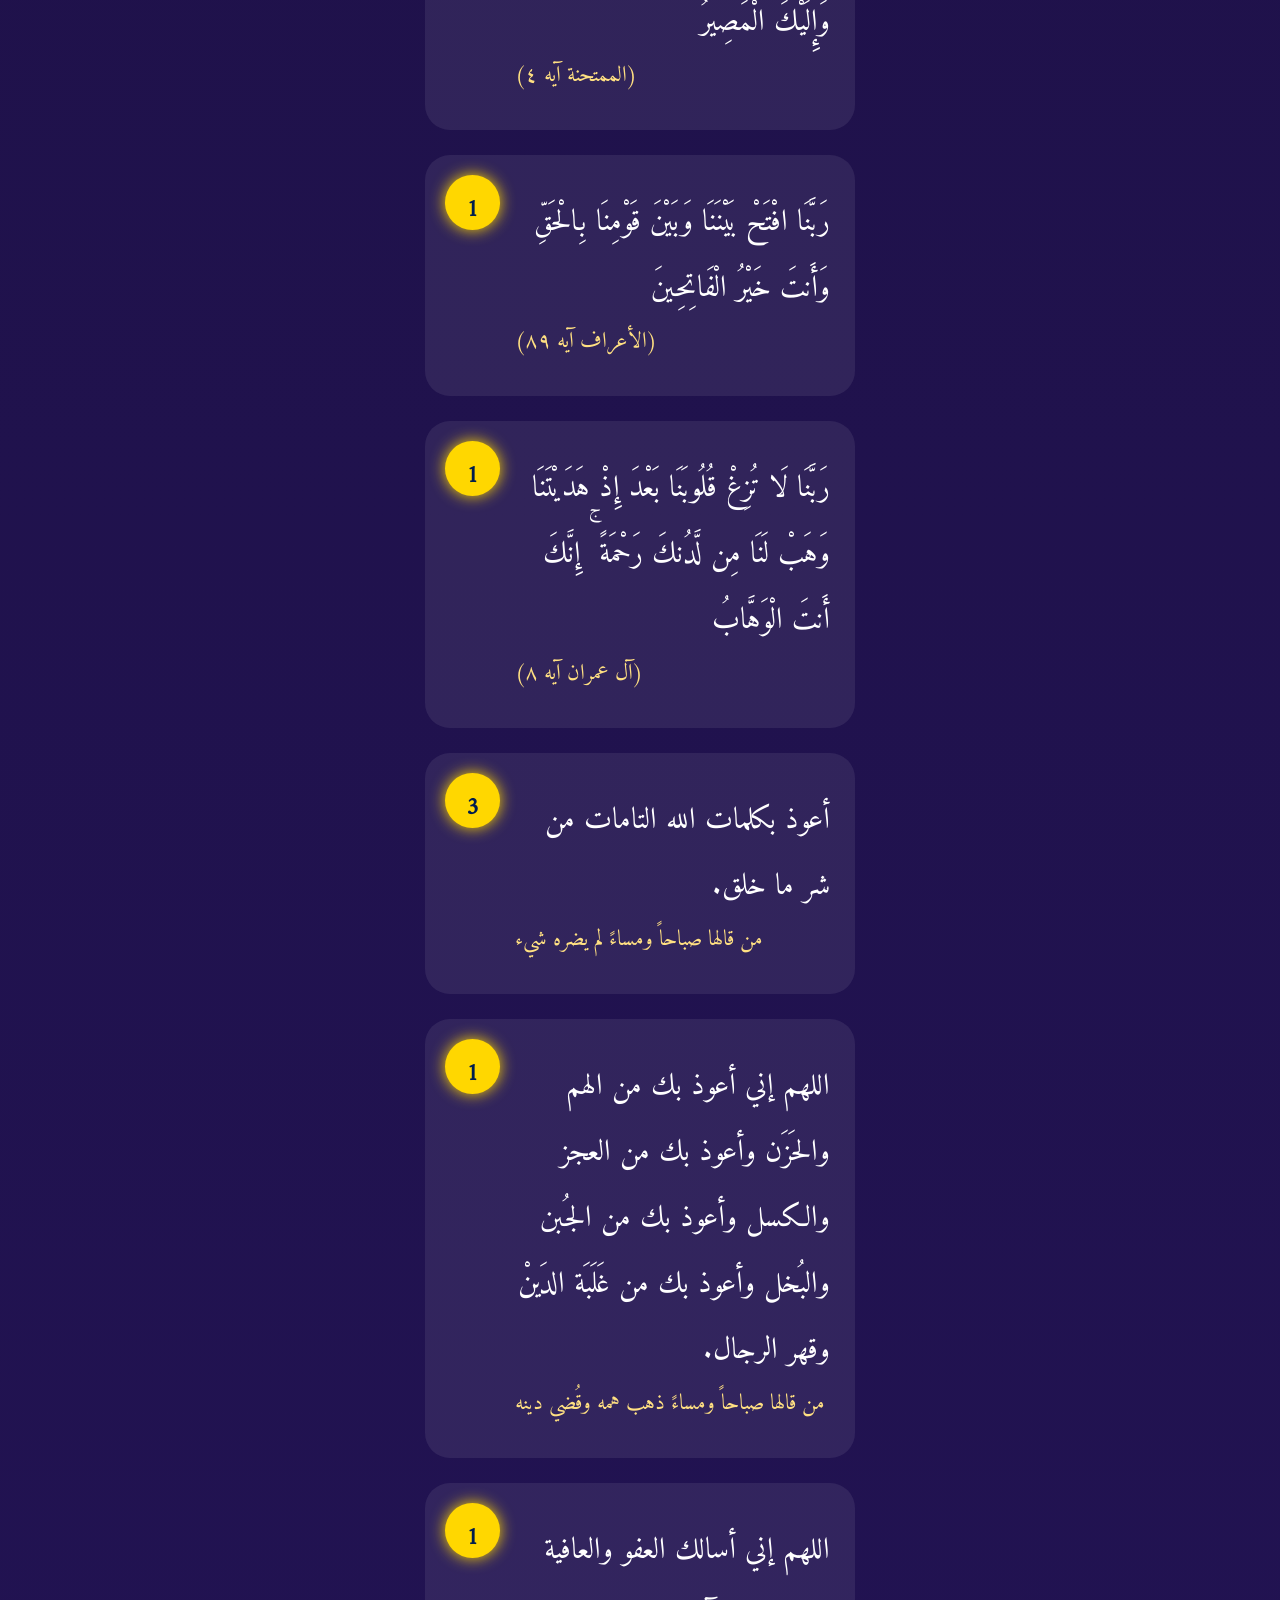
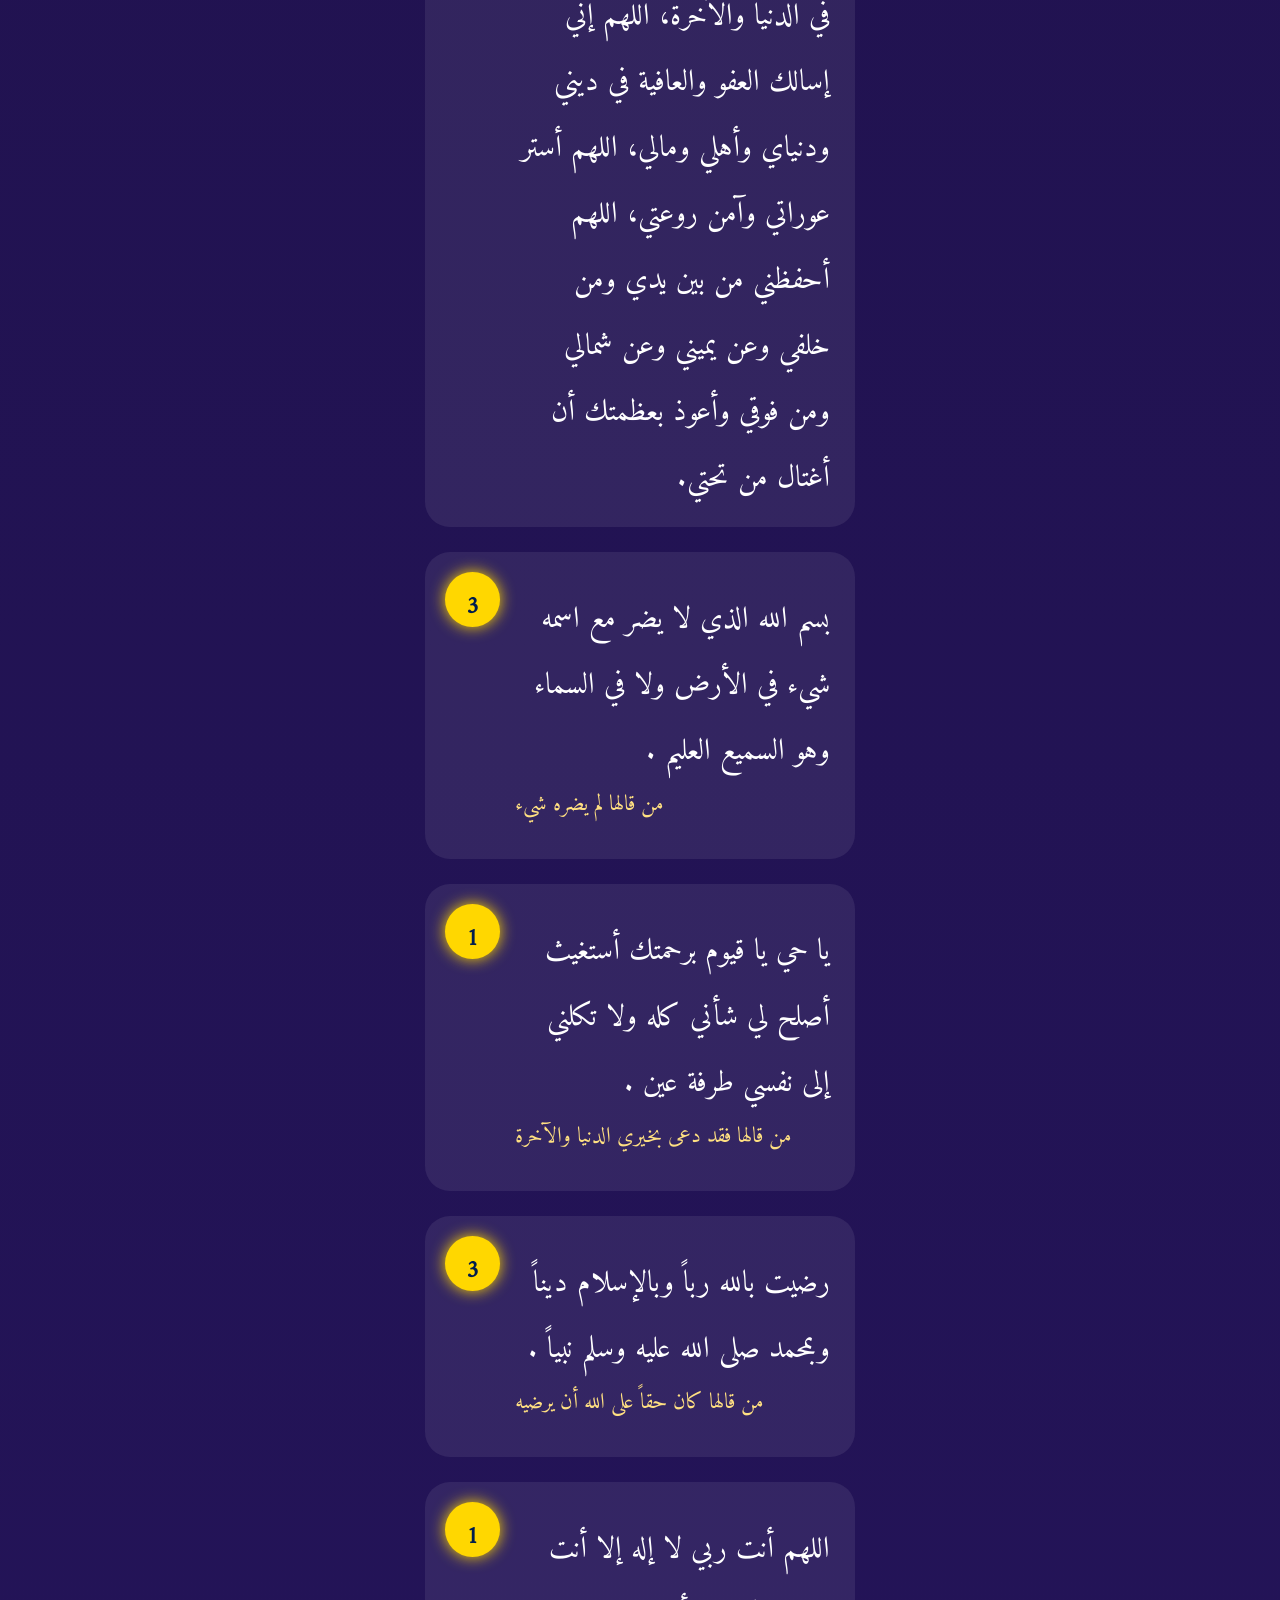
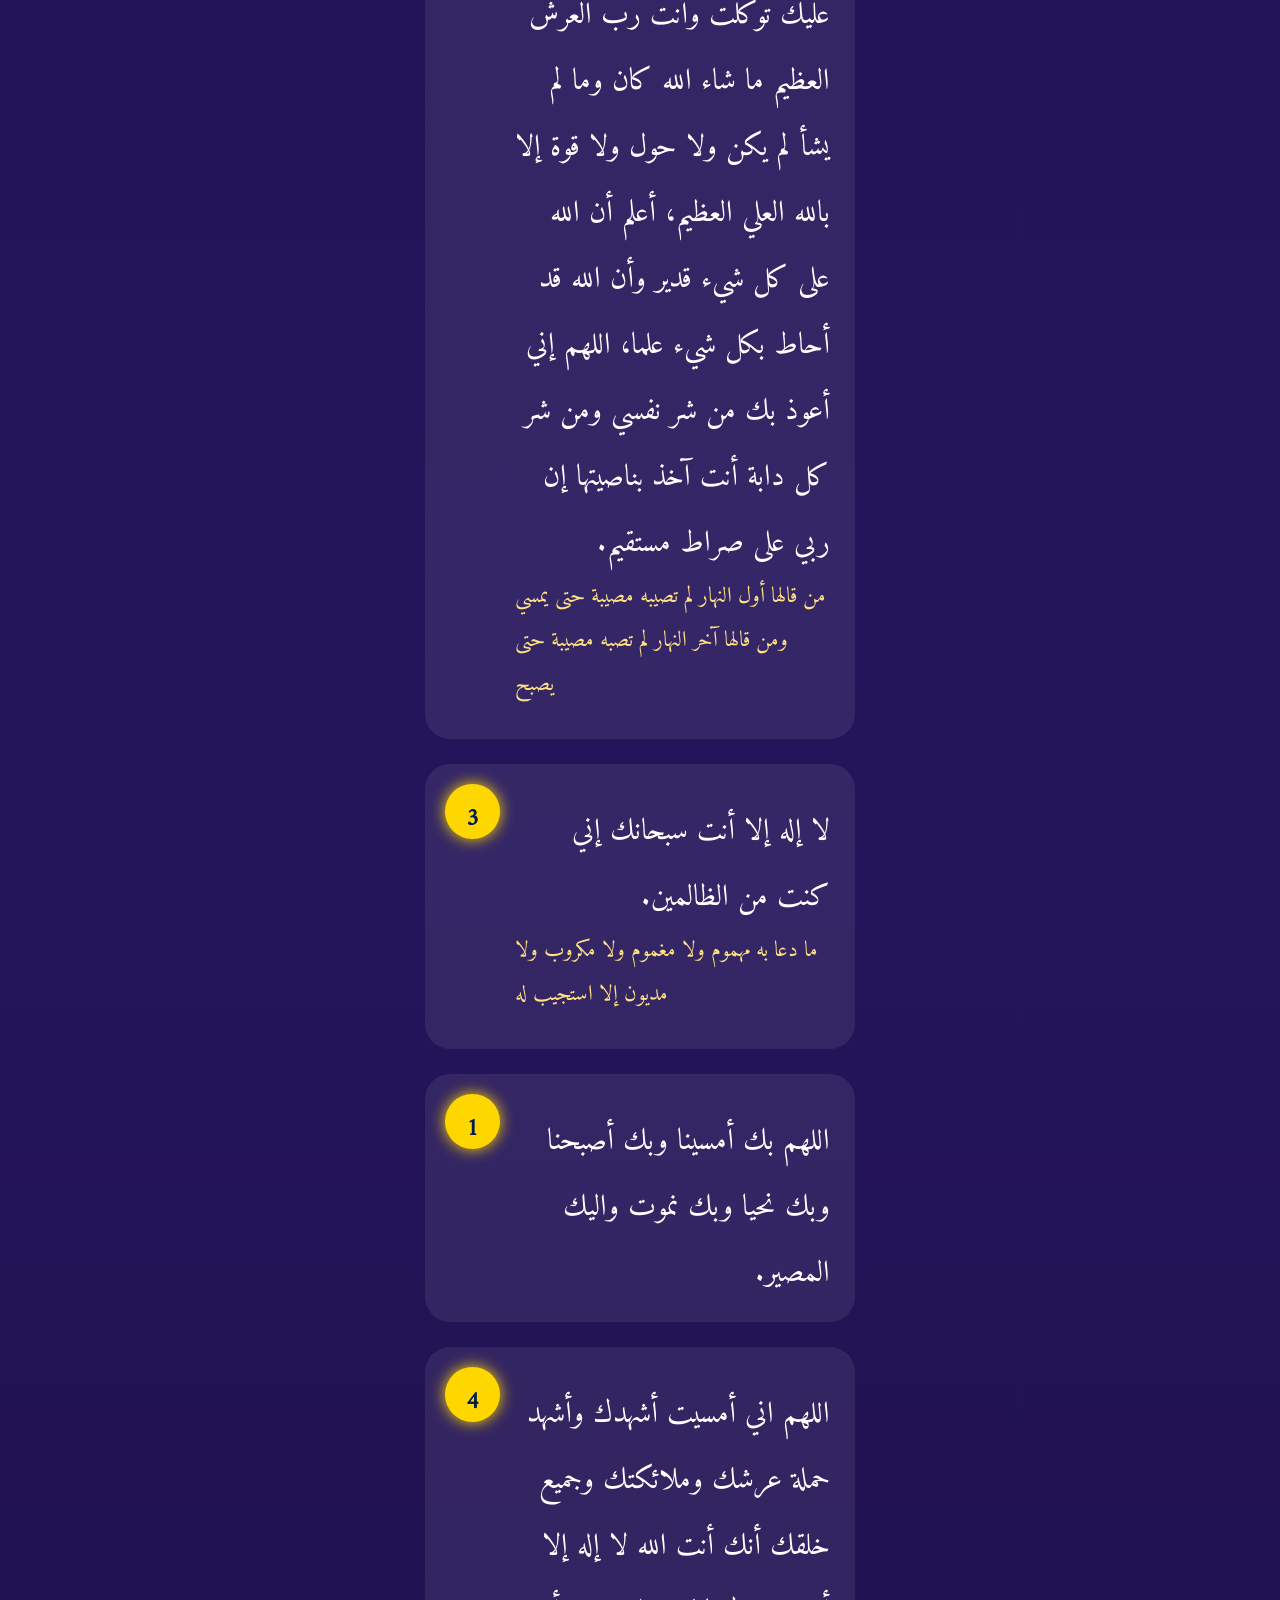
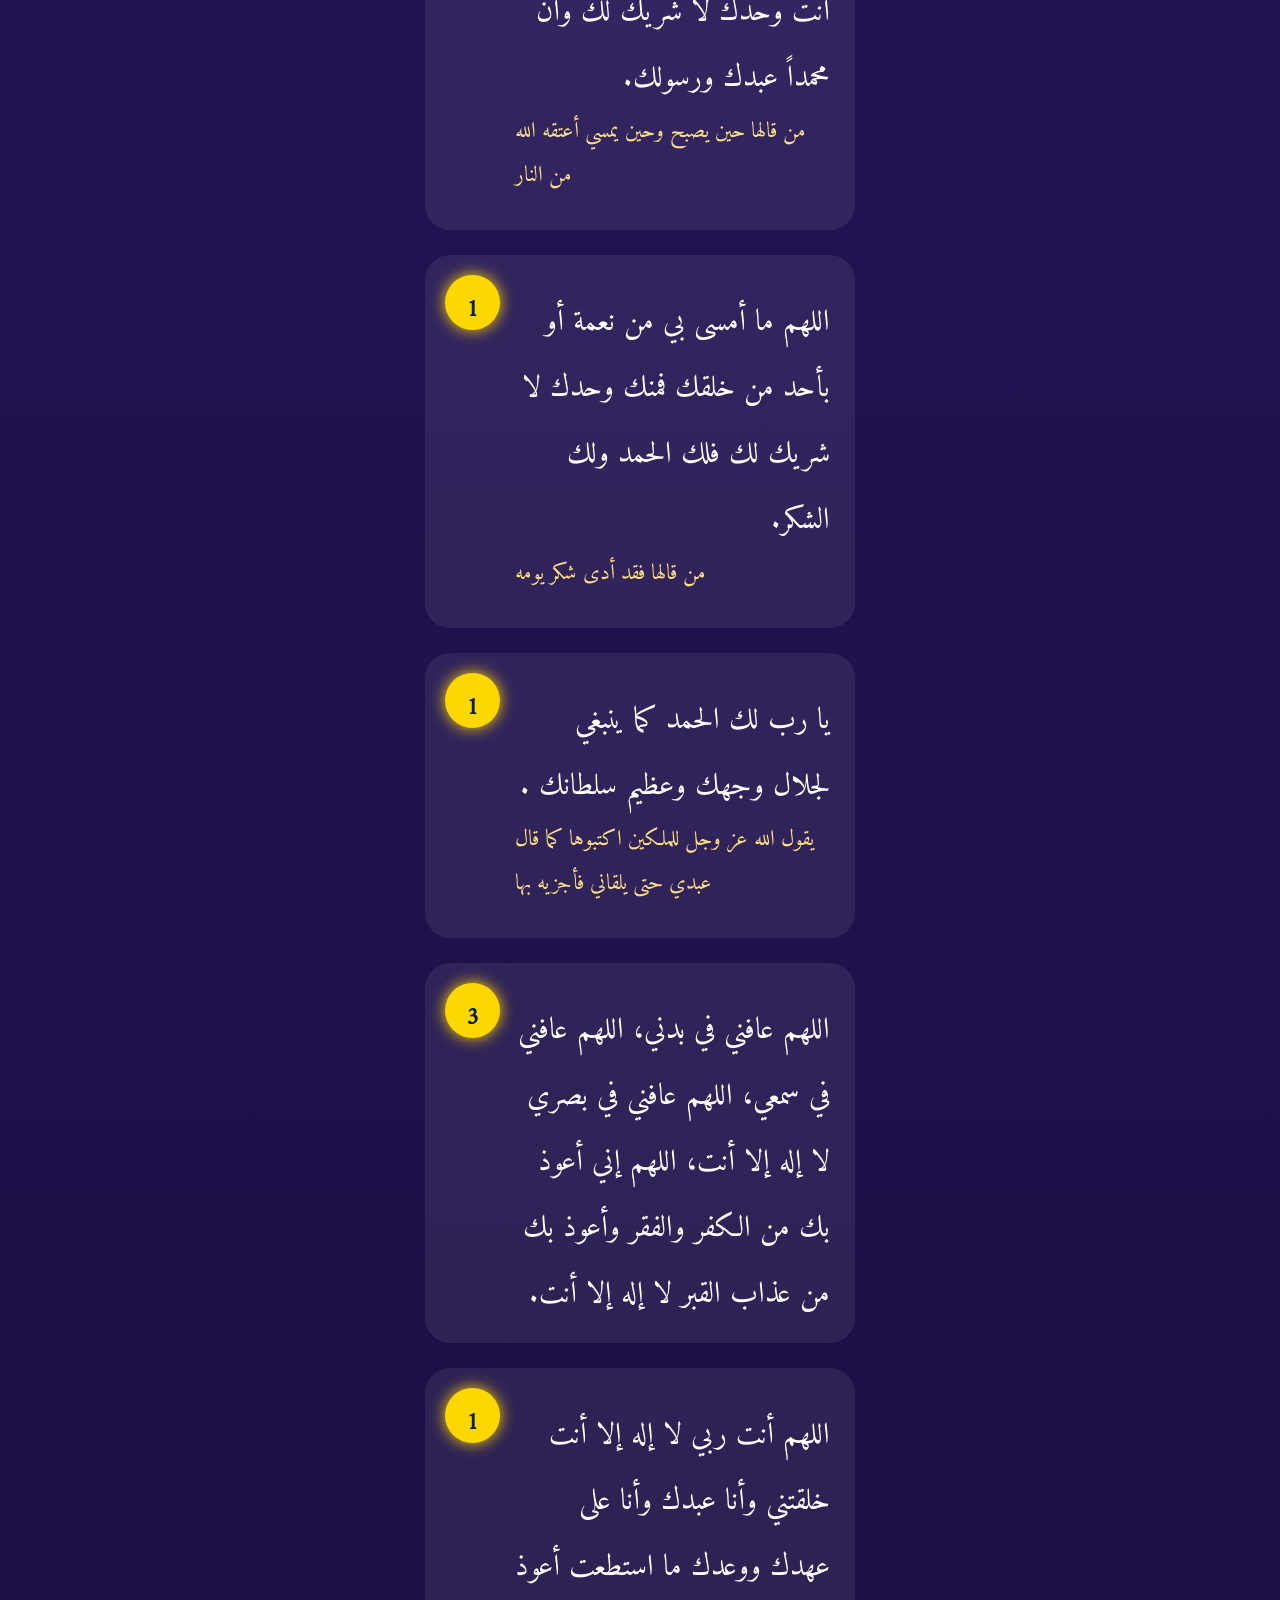
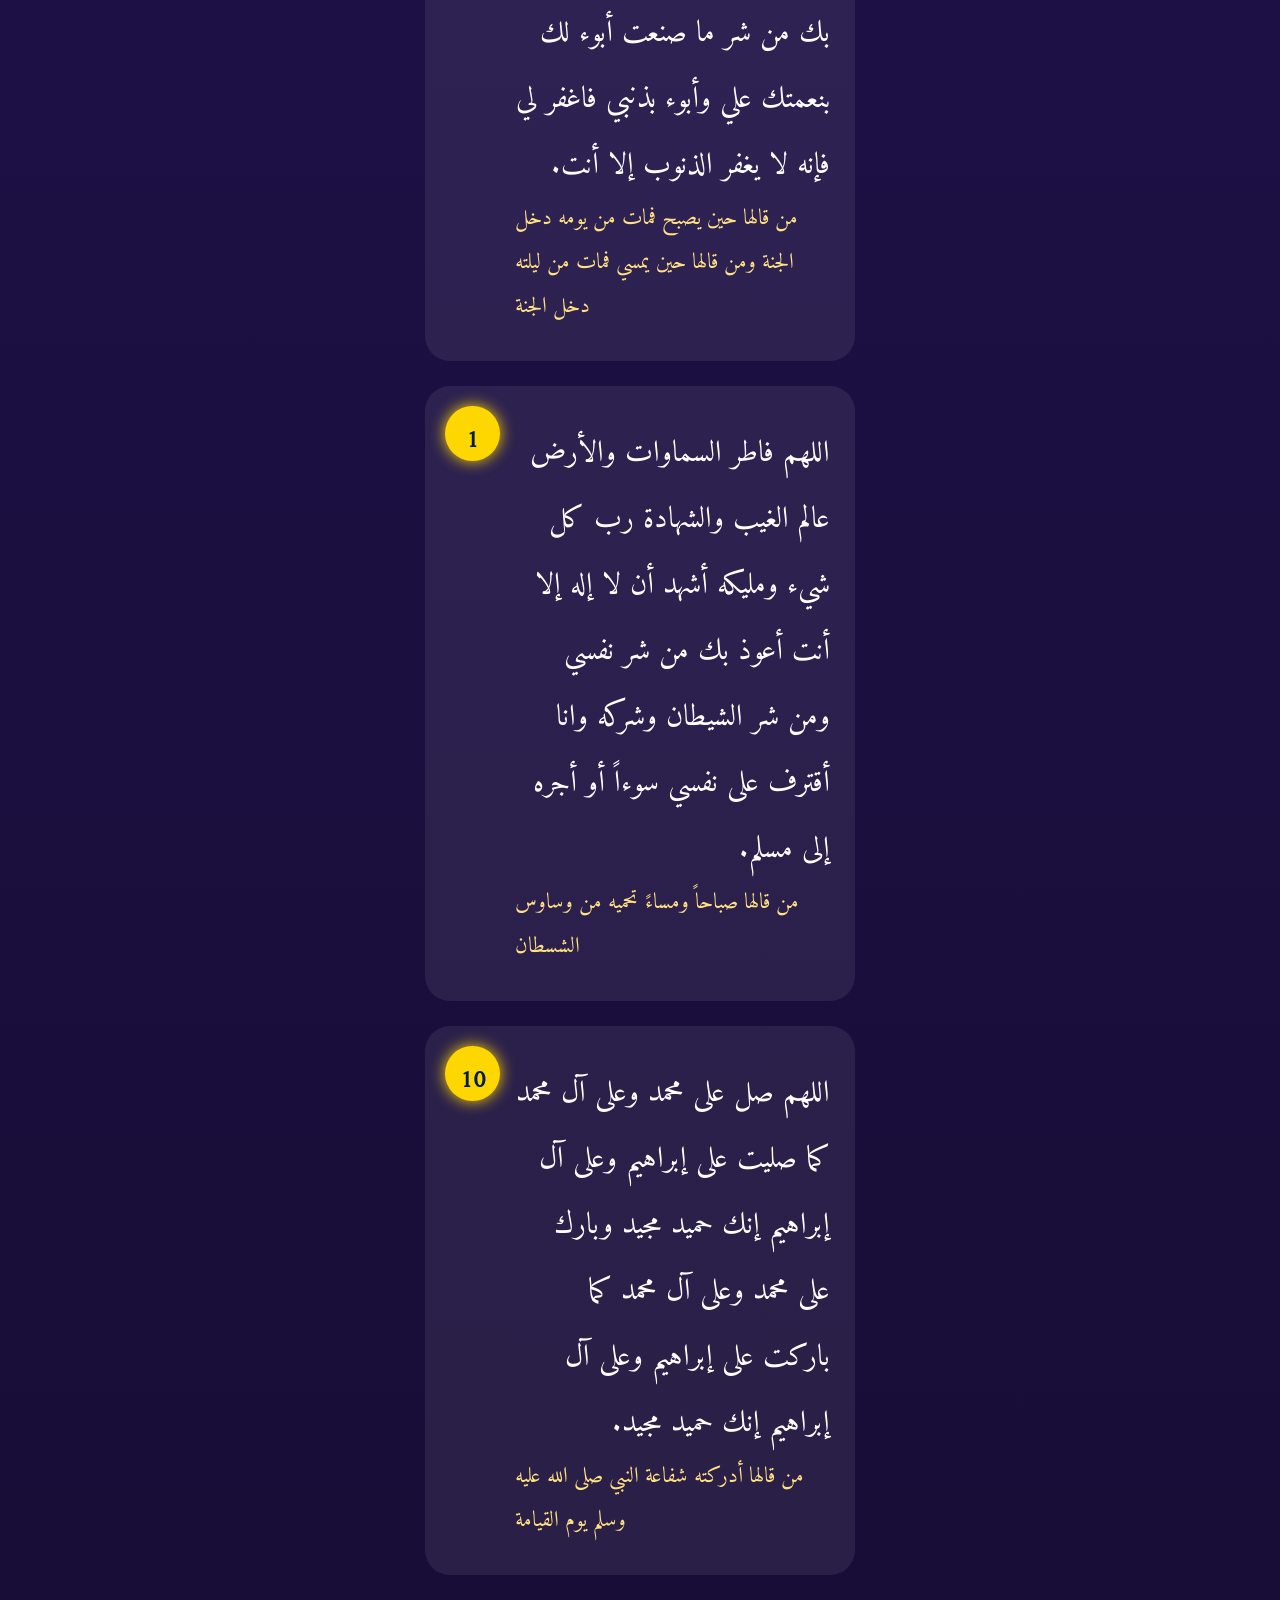
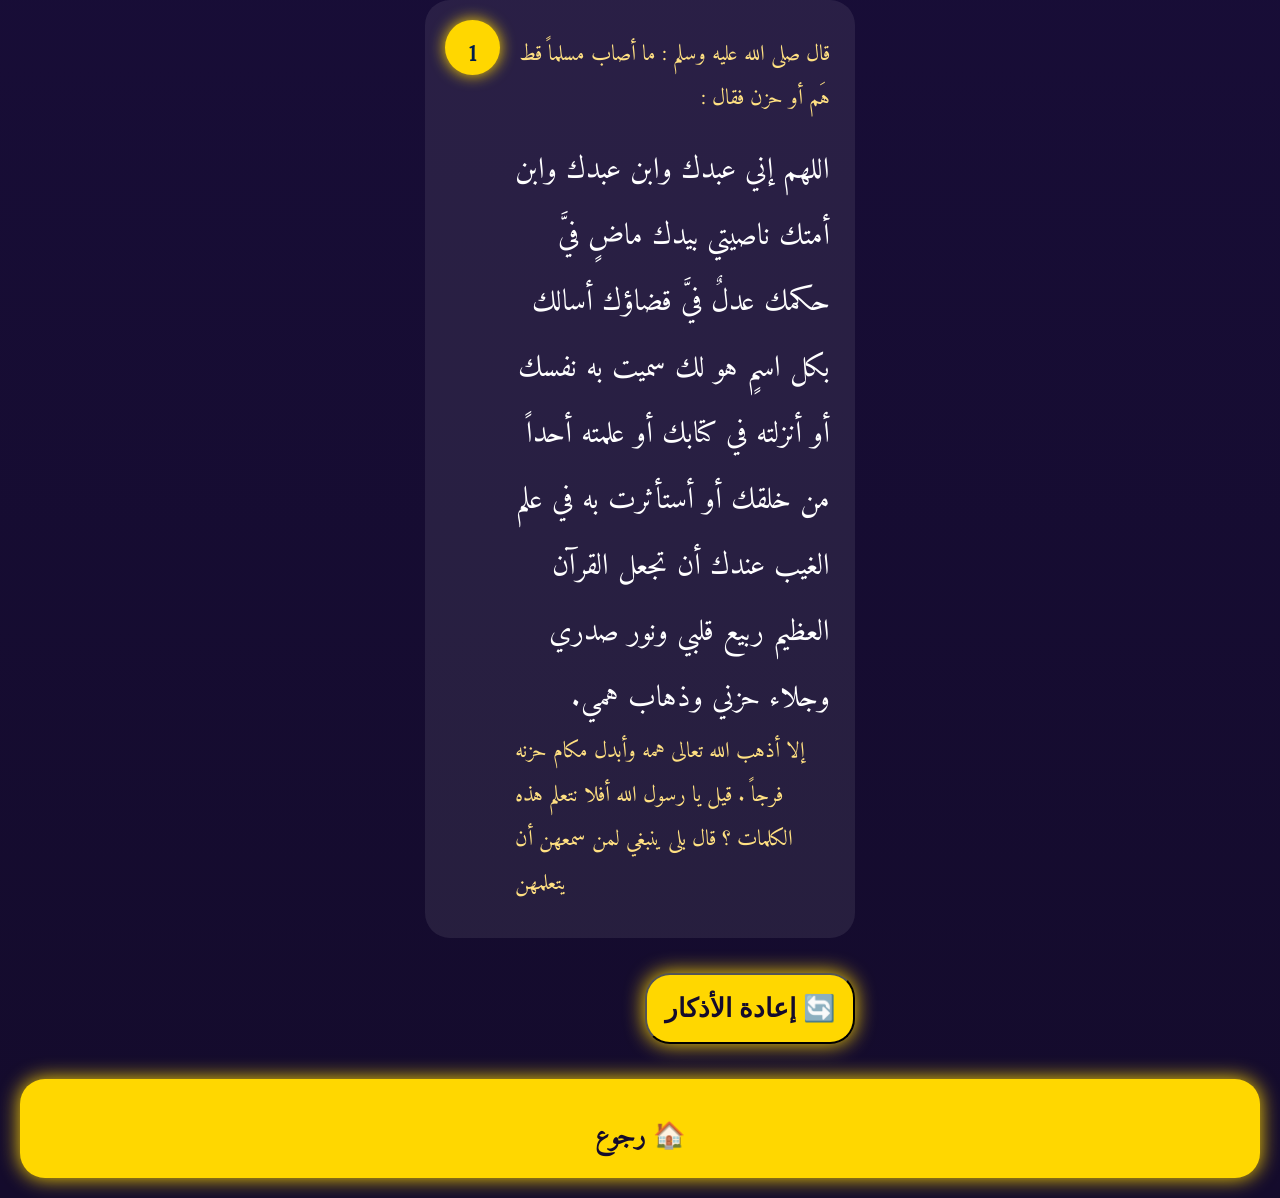
<file: website/night.html>
<!DOCTYPE html>
<html lang="ar" dir="rtl">

<head>
<meta charset="UTF-8">
<title>أذكار المساء</title>

<style>

@import url('https://fonts.googleapis.com/css2?family=Amiri+Quran&display=swap');

*{
margin:0;
padding:0;
box-sizing:border-box;
}

body{

background:
linear-gradient(
to bottom,
#140b2c,
#1e1147,
#24145a,
#140b2c
);

font-family:'Amiri Quran',serif;

color:white;

min-height:100vh;

overflow-x:hidden;

padding:20px;

}

/* النجوم */

body::before{

content:"";

position:fixed;

top:0;
left:0;

width:100%;
height:100%;

background-image:

radial-gradient(white 1px,transparent 1px),
radial-gradient(#ffd700 1px,transparent 1px),
radial-gradient(#87cefa 1px,transparent 1px);

background-size:

120px 120px,
180px 180px,
250px 250px;

opacity:0.25;

animation:starsMove 120s linear infinite;

z-index:-1;

}

@keyframes starsMove{

from{
transform:translateY(0);
}

to{
transform:translateY(-500px);
}

}

.container{

width:100%;
max-width:430px;

margin:auto;

}

h1{

text-align:center;

font-size:42px;

margin-bottom:35px;

color:#ffd700;

text-shadow:0 0 15px gold;

}

.zekr{

background:rgba(255,255,255,0.08);

padding:25px;

padding-left:90px;

margin:25px 0;

border-radius:25px;

font-size:30px;

line-height:2.2;

color:white;

position:relative;

}

.zekr:active{

transform:scale(0.98);

}

.counter{

position:absolute;

top:20px;

left:20px;

width:55px;

height:55px;

border-radius:50%;

background:#ffd700;

color:#001d4d;

display:flex;

align-items:center;

justify-content:center;

font-size:24px;

font-weight:bold;

box-shadow:0 0 15px gold;

z-index:5;

flex-shrink:0;

}

.done{

opacity:0.5;

}

.surah-title{

font-size:38px;

color:#ffd700;

margin-bottom:20px;

text-align:center;

font-weight:bold;

}

.quran{
font-family:'Amiri Quran', serif;
font-size:32px;
line-height:2.5;
display:block;
margin-top:15px;
}

.small-basmala,
.small-text{

display:block;

font-size:22px;

color:#ffe082;

margin-bottom:15px;

line-height:2;

}

.back{

display:block;

text-align:center;

margin-top:35px;

padding:18px;

border-radius:25px;

background:#ffd700;

color:#140b2c;

font-size:26px;

font-weight:bold;

text-decoration:none;

box-shadow:0 0 20px gold;

}

@media(max-width:768px){

h1{
font-size:34px;
}

.zekr{

font-size:25px;

line-height:2.3;

padding:24px;

}

.surah-title{
font-size:31px;
}

.counter{

width:50px;
height:50px;

font-size:22px;

}

}

</style>

</head>

<body>

<div class="container">

<h1>🌙 أذكار المساء</h1>

<!-- الفاتحة -->

<div class="zekr" onclick="decrease(this)">

<div class="counter">1</div>

<div class="surah-title">سورة الفاتحة</div>

<span class="small-text">
أعوذ بالله من الشيطان الرجيم
</span>

<span class="quran">
بِسْمِ اللَّهِ الرَّحْمَٰنِ الرَّحِيمِ (1)
الْحَمْدُ لِلَّهِ رَبِّ الْعَالَمِينَ (2)  
الرَّحْمَٰنِ الرَّحِيمِ (3)  
مَالِكِ يَوْمِ الدِّينِ (4)  
إِيَّاكَ نَعْبُدُ وَإِيَّاكَ نَسْتَعِينُ (5)  
اهْدِنَا الصِّرَاطَ الْمُسْتَقِيمَ (6)  
صِرَاطَ الَّذِينَ أَنْعَمْتَ عَلَيْهِمْ غَيْرِ الْمَغْضُوبِ عَلَيْهِمْ وَلَا الضَّالِّينَ (7)
</span>

</div>

<!-- البقرة -->

<div class="zekr" onclick="decrease(this)">

<div class="counter">1</div>

<div class="surah-title">أول آيات من سورةالبقرة</div>

<span class="small-basmala">
بِسْمِ اللَّهِ الرَّحْمَٰنِ الرَّحِيمِ
</span>

<span class="quran">
الٓمٓ (1) ذَٰلِكَ ٱلۡكِتَٰبُ لَا رَيۡبَۛ فِيهِۛ هُدٗى لِّلۡمُتَّقِينَ (2) ٱلَّذِينَ يُؤۡمِنُونَ بِٱلۡغَيۡبِ وَيُقِيمُونَ ٱلصَّلَوٰةَ وَمِمَّا رَزَقۡنَٰهُمۡ يُنفِقُونَ (3) وَٱلَّذِينَ يُؤۡمِنُونَ بِمَآ أُنزِلَ إِلَيۡكَ وَمَآ أُنزِلَ مِن قَبۡلِكَ وَبِٱلۡأٓخِرَةِ هُمۡ يُوقِنُونَ (4) أُوْلَٰٓئِكَ عَلَىٰ هُدٗى مِّن رَّبِّهِمۡۖ وَأُوْلَٰٓئِكَ هُمُ ٱلۡمُفۡلِحُونَ (5)
</span>

</div>

<!-- آية الكرسي -->

<div class="zekr" onclick="decrease(this)">

<div class="counter">1</div>

<div class="surah-title">آية الكرسي</div>

<span class="small-basmala">
بِسْمِ اللَّهِ الرَّحْمَٰنِ الرَّحِيمِ
</span>

<span class="quran">
ٱللَّهُ لَآ إِلَٰهَ إِلَّا هُوَ ٱلۡحَيُّ ٱلۡقَيُّومُۚ لَا تَأۡخُذُهُۥ سِنَةٌ وَلَا نَوْمٌ لَّهُۥ مَا فِي ٱلسَّمَٰوَٰتِ وَمَا فِي ٱلۡأَرۡضِۗ مَن ذَا ٱلَّذِي يَشۡفَعُ عِندَهُۥٓ إِلَّا بِإِذۡنِهِۦۚ يَعۡلَمُ مَا بَيۡنَ أَيۡدِيهِمۡ وَمَا خَلۡفَهُمۡۖ وَلَا يُحِيطُونَ بِشَيۡءٖ مِّنۡ عِلۡمِهِۦٓ إِلَّا بِمَا شَآءَۚ وَسِعَ كُرۡسِيُّهُ ٱلسَّمَٰوَٰتِ وَٱلۡأَرۡضَۖ وَلَا يَـُٔودُهُۥ حِفۡظُهُمَاۚ وَهُوَ ٱلۡعَلِيُّ ٱلۡعَظِيمُ (255)
</span>

<span class="small-text" style="display: block; text-align: left;"> أول سورة البقرة وآية الكرسي وآخر سورة البقرة
</span>

</div>

<!-- البقرة -->

<div class="zekr" onclick="decrease(this)">

<div class="counter">1</div>

<div class="surah-title">آخر آيتان من سورةالبقرة</div>

<span class="small-basmala">
بِسْمِ اللَّهِ الرَّحْمَٰنِ الرَّحِيمِ
</span>

<span class="quran">
ءَامَنَ ٱلرَّسُولُ بِمَآ أُنزِلَ إِلَيۡهِ مِن رَّبِّهِۦ وَٱلۡمُؤۡمِنُونَۚ كُلٌّ ءَامَنَ بِٱللَّهِ وَمَلَٰٓئِكَتِهِۦ وَكُتُبِهِۦ وَرُسُلِهِۦ لَا نُفَرِّقُ بَيۡنَ أَحَدٖ مِّن رُّسُلِهِۦۚ وَقَالُواْ سَمِعۡنَا وَأَطَعۡنَاۖ غُفۡرَانَكَ رَبَّنَا وَإِلَيۡكَ ٱلۡمَصِيرُ (285) لَا يُكَلِّفُ ٱللَّهُ نَفۡسًا إِلَّا وُسۡعَهَاۚ لَهَا مَا كَسَبَتۡ وَعَلَيۡهَا مَا ٱكۡتَسَبَتۡۗ رَبَّنَا لَا تُؤَاخِذۡنَآ إِن نَّسِينَآ أَوۡ أَخۡطَأۡنَاۚ رَبَّنَا وَلَا تَحۡمِلۡ عَلَيۡنَآ إِصۡرٗا كَمَا حَمَلۡتَهُۥ عَلَى ٱلَّذِينَ مِن قَبۡلِنَاۚ رَبَّنَا وَلَا تُحَمِّلۡنَا مَا لَا طَاقَةَ لَنَا بِهِۦۖ وَٱعۡفُ عَنَّا وَٱغۡفِرۡ لَنَا وَٱرۡحَمۡنَآۚ أَنتَ مَوۡلَىٰنَا فَٱنصُرۡنَا عَلَى ٱلۡقَوۡمِ ٱلۡكَٰفِرِينَ (286)
</span>

</div>

<!-- الإخلاص -->

<div class="zekr" onclick="decrease(this)">

<div class="counter">3</div>

<div class="surah-title">سورة الإخلاص</div>

<span class="small-basmala">
بِسْمِ اللَّهِ الرَّحْمَٰنِ الرَّحِيمِ
</span>

قُلْ هُوَ اللَّهُ أَحَدٌ (1)  
اللَّهُ الصَّمَدُ (2)  
لَمْ يَلِدْ وَلَمْ يُولَدْ (3)  
وَلَمْ يَكُن لَّهُ كُفُوًا أَحَدٌ (4)

</div>

<!-- الفلق -->

<div class="zekr" onclick="decrease(this)">

<div class="counter">3</div>

<div class="surah-title">سورة الفلق</div>

<span class="small-basmala">
بِسْمِ اللَّهِ الرَّحْمَٰنِ الرَّحِيمِ
</span>

قُلْ أَعُوذُ بِرَبِّ الْفَلَقِ (1)  
مِن شَرِّ مَا خَلَقَ (2)  
وَمِن شَرِّ غَاسِقٍ إِذَا وَقَبَ (3)  
وَمِن شَرِّ النَّفَّاثَاتِ فِي الْعُقَدِ (4)  
وَمِن شَرِّ حَاسِدٍ إِذَا حَسَدَ (5)

</div>

<!-- الناس -->

<div class="zekr" onclick="decrease(this)">

<div class="counter">3</div>

<div class="surah-title">سورة الناس</div>

<span class="small-basmala">
بِسْمِ اللَّهِ الرَّحْمَٰنِ الرَّحِيمِ
</span>

قُلْ أَعُوذُ بِرَبِّ النَّاسِ (1)  
مَلِكِ النَّاسِ (2)  
إِلَٰهِ النَّاسِ (3)  
مِن شَرِّ الْوَسْوَاسِ الْخَنَّاسِ (4)  
الَّذِي يُوَسْوِسُ فِي صُدُورِ النَّاسِ (5)  
مِنَ الْجِنَّةِ وَالنَّاسِ (6)

<span class="small-text" style="display: block; text-align: left;"> من قرأهما كفتاه ولايزال عليه من الله حافظ ولا يقربه شيطان حتى يمسي ومن قرأهما ليلاً حتى يصبح
</span>

</div>

<!-- ذكر -->

<div class="zekr" onclick="decrease(this)">

<div class="counter">1</div>

رَّبَّنَا عَلَيْكَ تَوَكَّلْنَا وَإِلَيْكَ أَنَبْنَا وَإِلَيْكَ الْمَصِيرُ

<span class="small-text" style="display: block; text-align: left;"> (الممتحنة آيه ٤)
</span>

</div>

<!-- ذكر -->

<div class="zekr" onclick="decrease(this)">

<div class="counter">1</div>

رَبَّنَا افْتَحْ بَيْنَنَا وَبَيْنَ قَوْمِنَا بِالْحَقِّ وَأَنتَ خَيْرُ الْفَاتِحِينَ

<span class="small-text" style="display: block; text-align: left;"> (الأعراف آيه ٨٩)
</span>

</div>

<!-- ذكر -->

<div class="zekr" onclick="decrease(this)">

<div class="counter">1</div>

رَبَّنَا لَا تُزِغْ قُلُوبَنَا بَعْدَ إِذْ هَدَيْتَنَا وَهَبْ لَنَا مِن لَّدُنكَ رَحْمَةً ۚ إِنَّكَ أَنتَ الْوَهَّابُ

<span class="small-text" style="display: block; text-align: left;"> (آل عمران آيه ٨)
</span>

</div>

<!-- ذكر -->

<div class="zekr" onclick="decrease(this)">

<div class="counter">3</div>

أعوذ بكلمات الله التامات من شر ما خلق.

<span class="small-text" style="display: block; text-align: left;"> من قالها صباحاً ومساءً لم يضره شيء
</span>

</div>

<!-- ذكر -->

<div class="zekr" onclick="decrease(this)">

<div class="counter">1</div>

اللهم إني أعوذ بك من الهم والحَزَن وأعوذ بك من العجز والكسل وأعوذ بك من الجُبن والبُخل وأعوذ بك من غَلَبَة الدَينْ وقهر الرجال.

<span class="small-text" style="display: block; text-align: left;"> من قالها صباحاً ومساءً ذهب همه وقُضي دينه
</span>

</div>

<!-- ذكر -->

<div class="zekr" onclick="decrease(this)">

<div class="counter">1</div>

اللهم إني أسالك العفو والعافية في الدنيا والآخرة، اللهم إني إسالك العفو والعافية في ديني ودنياي وأهلي ومالي، اللهم أستر عوراتي وآمن روعتي، اللهم أحفظني من بين يدي ومن خلفي وعن يميني وعن شمالي ومن فوقي وأعوذ بعظمتك أن أغتال من تحتي.

</div>

<!-- ذكر -->

<div class="zekr" onclick="decrease(this)">

<div class="counter">3</div>

بسم الله الذي لا يضر مع اسمه شيء في الأرض ولا في السماء وهو السميع العليم .

<span class="small-text" style="display: block; text-align: left;"> من قالها لم يضره شيء
</span>

</div>

<!-- ذكر -->

<div class="zekr" onclick="decrease(this)">

<div class="counter">1</div>

يا حي يا قيوم برحمتك أستغيث أصلح لي شأني كله ولا تكلني إلى نفسي طرفة عين .

<span class="small-text" style="display: block; text-align: left;"> من قالها فقد دعى بخيري الدنيا والآخرة
</span>

</div>

<!-- ذكر -->

<div class="zekr" onclick="decrease(this)">

<div class="counter">3</div>

رضيت بالله رباً وبالإسلام ديناً وبمحمد صلى الله عليه وسلم نبياً .

<span class="small-text" style="display: block; text-align: left;"> من قالها كان حقاً على الله أن يرضيه
</span>

</div>

<!-- ذكر -->

<div class="zekr" onclick="decrease(this)">

<div class="counter">1</div>

اللهم أنت ربي لا إله إلا أنت عليك توكلت وأنت رب العرش العظيم ما شاء الله كان وما لم يشأ لم يكن ولا حول ولا قوة إلا بالله العلي العظيم، أعلم أن الله على كل شيء قدير وأن الله قد أحاط بكل شيء علما، اللهم إني أعوذ بك من شر نفسي ومن شر كل دابة أنت آخذ بناصيتها إن ربي على صراط مستقيم.

<span class="small-text" style="display: block; text-align: left;"> من قالها أول النهار لم تصيبه مصيبة حتى يمسي ومن قالها آخر النهار لم تصبه مصيبة حتى يصبح
</span>

</div>

<!-- ذكر -->

<div class="zekr" onclick="decrease(this)">

<div class="counter">3</div>

لا إله إلا أنت سبحانك إني كنت من الظالمين.

<span class="small-text" style="display: block; text-align: left;"> ما دعا به مهموم ولا مغموم ولا مكروب ولا مديون إلا استجيب له
</span>

</div>

<!-- ذكر -->

<div class="zekr" onclick="decrease(this)">

<div class="counter">1</div>

اللهم بك أمسينا وبك أصبحنا وبك نحيا وبك نموت واليك المصير.

</div>

<!-- ذكر -->

<div class="zekr" onclick="decrease(this)">

<div class="counter">4</div>

اللهم اني أمسيت أشهدك وأشهد حملة عرشك وملائكتك وجميع خلقك أنك أنت الله لا إله إلا أنت وحدك لا شريك لك وأن محمداً عبدك ورسولك.

<span class="small-text" style="display: block; text-align: left;"> من قالها حين يصبح وحين يمسي أعتقه الله من النار
</span>

</div>

<!-- ذكر -->

<div class="zekr" onclick="decrease(this)">

<div class="counter">1</div>

اللهم ما أمسى بي من نعمة أو بأحد من خلقك فمنك وحدك لا شريك لك فلك الحمد ولك الشكر.

<span class="small-text" style="display: block; text-align: left;"> من قالها فقد أدى شكر يومه
</span>

</div>

<!-- ذكر -->

<div class="zekr" onclick="decrease(this)">

<div class="counter">1</div>

يا رب لك الحمد كما ينبغي لجلال وجهك وعظيم سلطانك .

<span class="small-text" style="display: block; text-align: left;"> يقول الله عز وجل للملكين اكتبوها كما قال عبدي حتى يلقاني فأجزيه بها
</span>

</div>

<!-- ذكر -->

<div class="zekr" onclick="decrease(this)">

<div class="counter">3</div>

اللهم عافني في بدني، اللهم عافني في سمعي، اللهم عافني في بصري لا إله إلا أنت، اللهم إني أعوذ بك من الكفر والفقر وأعوذ بك من عذاب القبر لا إله إلا أنت.

</div>

<!-- ذكر -->

<div class="zekr" onclick="decrease(this)">

<div class="counter">1</div>
اللهم أنت ربي لا إله إلا أنت خلقتني وأنا عبدك وأنا على عهدك ووعدك ما استطعت أعوذ بك من شر ما صنعت أبوء لك بنعمتك علي وأبوء بذنبي فاغفر لي فإنه لا يغفر الذنوب إلا أنت.

<span class="small-text" style="display: block; text-align: left;"> من قالها حين يصبح فمات من يومه دخل الجنة ومن قالها حين يمسي فمات من ليلته دخل الجنة
</span>

</div>

<!-- ذكر -->

<div class="zekr" onclick="decrease(this)">

<div class="counter">1</div>

اللهم فاطر السماوات والأرض عالم الغيب والشهادة رب كل شيء ومليكه أشهد أن لا إله إلا أنت أعوذ بك من شر نفسي ومن شر الشيطان وشركه وانا أقترف على نفسي سوءاً  أو أجره إلى مسلم.

<span class="small-text" style="display: block; text-align: left;"> من قالها صباحاً ومساءً تحميه من وساوس الشسطان
</span>

</div>

<!-- ذكر -->

<div class="zekr" onclick="decrease(this)">

<div class="counter">10</div>

اللهم صل على محمد وعلى آل محمد كما صليت على إبراهيم وعلى آل إبراهيم إنك حميد مجيد وبارك على محمد وعلى آل محمد كما باركت على إبراهيم وعلى آل إبراهيم إنك حميد مجيد.

<span class="small-text" style="display: block; text-align: left;"> من قالها أدركته شفاعة النبي صلى الله عليه وسلم يوم القيامة
</span>

</div>

<!-- ذكر -->

<div class="zekr" onclick="decrease(this)">

<div class="counter">1</div>

<span class="small-basmala">
قال صلى الله عليه وسلم : ما أصاب مسلماً قط هَم أو حزن فقال :
</span>

اللهم إني عبدك وابن عبدك وابن أمتك ناصيتي بيدك ماضٍ فيَّ حكمك عدلٌ فيَّ قضاؤك أسالك بكل اسمٍ هو لك سميت به نفسك أو أنزلته في كتابك أو علمته أحداً من خلقك أو أستأثرت به في علم الغيب عندك أن تجعل القرآن العظيم ربيع قلبي ونور صدري وجلاء حزني وذهاب همي.

<span class="small-text" style="display: block; text-align: left;"> إلا أذهب الله تعالى همه وأبدل مكام حزنه فرجاً . 
    قيل يا رسول الله أفلا نتعلم هذه الكلمات ؟ قال بلى ينبغي لمن سمعهن أن يتعلمهن
</span>

</div>

<button onclick="resetAzkar()" class="back">
🔄 إعادة الأذكار
</button>

</div>

<a href="azkar.html" class="back">
🏠 رجوع
</a>

</div>

<script>

const counters = document.querySelectorAll(".counter");

window.onload = function(){

counters.forEach((counter,index)=>{

let saved = localStorage.getItem("night_zekr_"+index);

if(parseInt(saved) === 0){

counter.parentElement.classList.add("done");

counter.innerHTML = "✓";

}

});

};

function decrease(element){

let counter = element.querySelector(".counter");

let number = parseInt(counter.innerHTML);

if(number > 0){

number--;

counter.innerHTML = number;

let index =
Array.from(document.querySelectorAll(".zekr"))
.indexOf(element);

localStorage.setItem("night_zekr_"+index,number);

}

if(number === 0){

element.classList.add("done");

counter.innerHTML = "✓";

}

}

function resetAzkar(){

for(let i=0;i<1000;i++){
localStorage.removeItem("night_zekr_"+i);
}

location.reload();

}

</script>

</body>
</html>
</file>
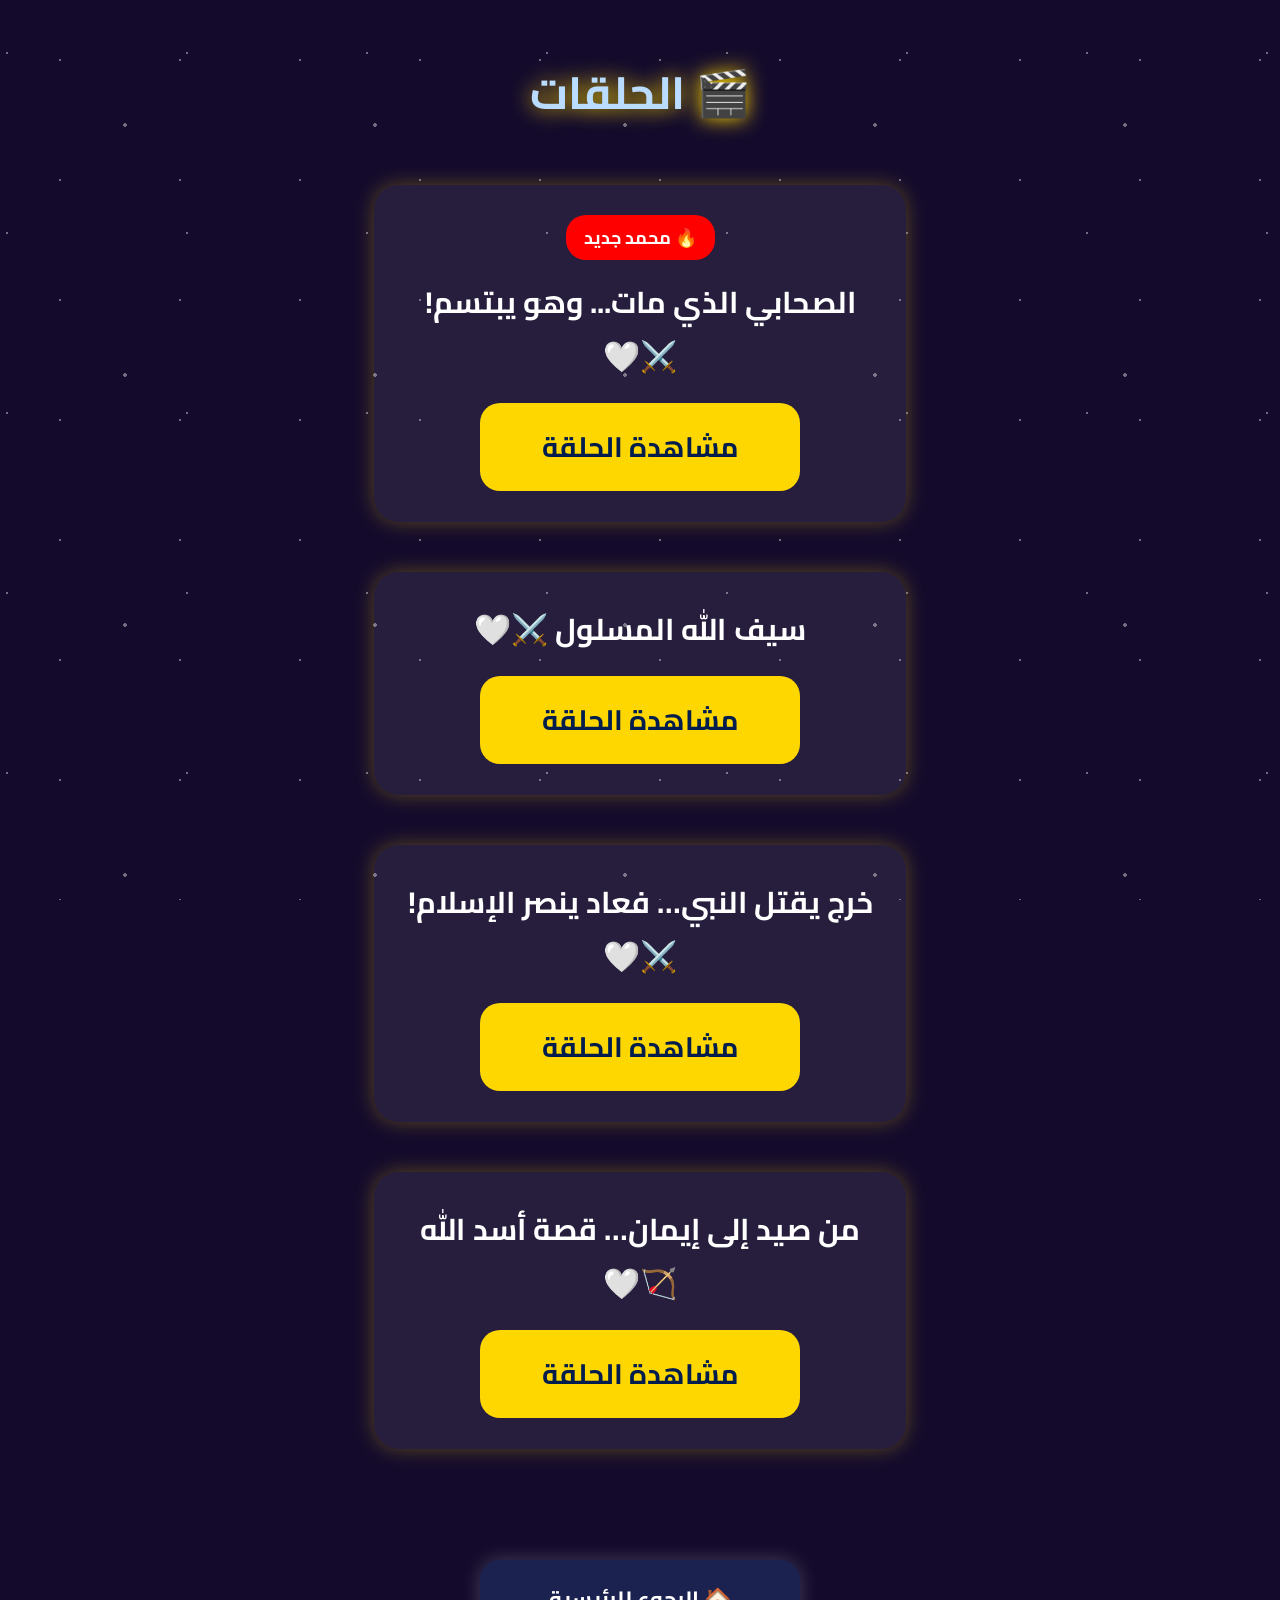
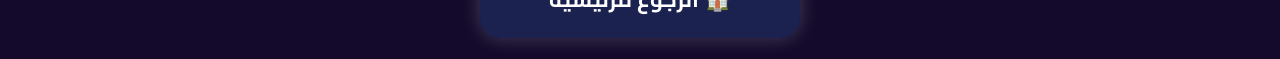
<file: website/videos.html>
<!DOCTYPE html>
<html lang="ar" dir="rtl">

<head>

<meta charset="UTF-8">

<meta name="viewport" content="width=device-width, initial-scale=1.0">

<title>الحلقات</title>

<link rel="stylesheet" href="style.css">

</head>

<body>

<div class="menu">

<h1>🎬 الحلقات</h1>

<!-- أحدث حلقة -->

<div class="videoBox">

<span class="new">🔥  محمد جديد</span>

<h2>
الصحابي الذي مات... وهو يبتسم! ⚔️🤍
</h2>

<a href="https://www.facebook.com/share/v/18h4n9FeEU/">
مشاهدة الحلقة
</a>

</div>
<div class="videoBox">

<h2>
سيف الله المسلول ⚔️🤍
</h2>

<a href="https://www.facebook.com/share/v/17UKzcpVpk/">
مشاهدة الحلقة
</a>

</div>

<!-- الحلقة اللي قبلها -->

<div class="videoBox">

<h2>
خرج يقتل النبي… فعاد ينصر الإسلام! ⚔️🤍
</h2>

<a href="https://www.facebook.com/share/v/1HxUYJqDkh/">
مشاهدة الحلقة
</a>

</div>

<!-- الأقدم -->

<div class="videoBox">

<h2>
من صيد إلى إيمان… قصة أسد الله 🏹🤍
</h2>

<a href="https://www.facebook.com/share/v/1ECp9XSm1B/">
مشاهدة الحلقة
</a>

</div>

<br><br>

<a href="index.html" class="btn">
🏠 الرجوع للرئيسية
</a>

</div>

</body>
</html>
</file>
<file: style.css>
@import url('https://fonts.googleapis.com/css2?family=Aref+Ruqaa:wght@400;700&display=swap');
@import url('https://fonts.googleapis.com/css2?family=Cairo:wght@400;700&display=swap');
body{

margin:0;
padding:0;
font-family:'Cairo',sans-serif;
background:#07111f;
overflow-x:hidden;
color:white;

}

.stars{

position:fixed;
width:100%;
height:100%;
background:url("https://i.ibb.co/WGQZ6hN/stars.png");
animation:rotate 30s linear infinite;
z-index:-1;

}

@keyframes moveStars{

from{
background-position:0 0;
}

to{
background-position:0 1000px;
}

}

.container{

text-align:center;
padding:40px;

}

.logo{

width:180px;
border-radius:50%;
box-shadow:0 0 25px #8ec5ff;

}

h1{

font-size:40px;
margin-top:20px;
color:#b9dcff;

}

.welcome{

font-size:20px;
margin-top:20px;
line-height:2;

}

.buttons{

margin-top:40px;

}

button{

width:220px;
padding:18px;
margin:15px;
border:none;
border-radius:20px;
font-size:22px;
background:#16324f;
color:white;
cursor:pointer;
transition:0.4s;

}

button:hover{

transform:scale(1.05);
background:#244f7d;

}

.menu{

padding:30px;
text-align:center;

}

.menu h1{

margin-bottom:30px;

}

.zekrBox{

background:#10253d;
padding:20px;
margin:20px;
border-radius:20px;
line-height:2;
font-size:22px;

}

.zekrBox button{

width:90px;
font-size:25px;

}

.back{

display:inline-block;
margin-top:30px;
padding:15px 30px;
background:#244f7d;
border-radius:15px;
text-decoration:none;
color:white;

}

.videoBox{

background:#10253d;
padding:20px;
margin:25px;
border-radius:20px;

}

.videoBox a{

color:#8ec5ff;
font-size:22px;
text-decoration:none;

}
body{
    font-family:'Cairo',sans-serif;

margin:0;
padding:0;
overflow-x:hidden;
overflow-y:auto;
font-family:'Cairo',sans-serif;
background:linear-gradient(to bottom,#050816,#08142b,#10284f);
min-height:100vh;
color:white;
position:relative;

}

/* النجوم */

body::before{

content:"";

position:fixed;

top:0;
left:0;

width:100%;
height:100%;

background:
radial-gradient(white 1px, transparent 1px);

background-position:
0 0,
97px 143px;

background-size:
1200px 1200px,
1800px 1800px;

opacity:0.12;

z-index:-5;

}


/* الشمس */

.sun{

position:fixed;
top:50%;
left:50%;
transform:translate(-50%,-50%);
width:170px;
height:170px;
border-radius:50%;

background:
radial-gradient(circle,#fff7b1 0%,#ffd000 35%,#ff9500 65%,#ff5e00 100%);

box-shadow:
0 0 40px #ffcc00,
0 0 80px #ff9900,
0 0 140px #ff6600,
0 0 220px rgba(255,140,0,0.6);

z-index:-3;

animation:sunPulse 5s infinite alternate;

}

/* المدارات */

.solar-system{

position:fixed;
top:50%;
left:50%;
transform:translate(-50%,-50%);
width:800px;
height:800px;
pointer-events:none;
z-index:-2;

}

/* كل مدار */

.orbit{

position:absolute;
top:50%;
left:50%;
transform:translate(-50%,-50%);
border:1px solid rgba(255,255,255,0.08);
border-radius:50%;

}

/* الكوكب */

.planet{

position:absolute;
top:50%;
left:100%;
transform:translate(-50%,-50%);
border-radius:50%;

}

/* عطارد */

.orbit1{

width:180px;
height:180px;
animation:rotateOrbit 12s linear infinite;

}

.mercury{

width:12px;
height:12px;
background:radial-gradient(circle,#d9d9d9,#7d7d7d);

}

/* الزهرة */

.orbit2{

width:260px;
height:260px;
animation:rotateOrbit 18s linear infinite;

}

.venus{

width:18px;
height:18px;
background:radial-gradient(circle,#f6d365,#c58b39);

}

/* الأرض */

.orbit3{

width:360px;
height:360px;
animation:rotateOrbit 24s linear infinite;

}

.earth{

width:22px;
height:22px;
background:
radial-gradient(circle at 30% 30%,#4facfe,#004e92);

box-shadow:0 0 15px #4facfe;

}

/* المريخ */

.orbit4{

width:470px;
height:470px;
animation:rotateOrbit 32s linear infinite;

}

.mars{

width:18px;
height:18px;
background:radial-gradient(circle,#ff9966,#b22222);

}

/* المشتري */

.orbit5{

width:600px;
height:600px;
animation:rotateOrbit 45s linear infinite;

}

.jupiter{

width:45px;
height:45px;
background:
linear-gradient(
to bottom,
#e0ae6f,
#c68642,
#8b5a2b
);

}

/* زحل */

.orbit6{

width:760px;
height:760px;
animation:rotateOrbit 60s linear infinite;

}

.saturn{

width:38px;
height:38px;
background:
radial-gradient(circle,#f3d9a4,#c2a36b);

position:relative;

}

.saturn::after{

content:"";
position:absolute;
top:50%;
left:50%;
transform:translate(-50%,-50%);
width:75px;
height:16px;
border:2px solid rgba(255,255,255,0.5);
border-radius:50%;

}

/* النجوم */

body::before{

content:"";
position:fixed;
top:0;
left:0;
width:100%;
height:100%;

background-image:
radial-gradient(white 1px,transparent 1px),
radial-gradient(white 1px,transparent 1px),
radial-gradient(white 2px,transparent 2px);

background-size:
120px 120px,
180px 180px,
250px 250px;

opacity:0.4;

animation:starsMove 100s linear infinite;

z-index:-10;

}

@keyframes starsMove{

from{

transform:translateY(0px);

}

to{

transform:translateY(-500px);

}

}

/* الشهب */

.shooting-star{

position:fixed;
width:2px;
height:140px;
background:
linear-gradient(to bottom,white,transparent);

transform:rotate(45deg);

opacity:0;

animation:shooting 7s linear infinite;

}

.shooting-star:nth-child(1){

top:-100px;
left:10%;
animation-delay:0s;

}

.shooting-star:nth-child(2){

top:-200px;
left:55%;
animation-delay:2s;

}

.shooting-star:nth-child(3){

top:-150px;
left:80%;
animation-delay:4s;

}

/* الأنيميشن */

@keyframes rotateOrbit{

from{

transform:translate(-50%,-50%) rotate(0deg);

}

to{

transform:translate(-50%,-50%) rotate(360deg);

}

}

@keyframes shooting{

0%{

transform:translate(0,0) rotate(45deg);
opacity:0;

}

10%{

opacity:1;

}

100%{

transform:translate(600px,900px) rotate(45deg);
opacity:0;

}

}

@keyframes twinkle{

from{

opacity:0.2;

}

to{

opacity:1;

}

}

@keyframes sunPulse{

from{

transform:translate(-50%,-50%) scale(1);

}

to{

transform:translate(-50%,-50%) scale(1.05);

}

}

from{
transform:translateY(0px);
}
to{
transform:translateY(-200px);
}

.container{
padding-top:40px;
}

.logo{
width:170px;
height:170px;
border-radius:50%;
box-shadow:0 0 30px gold;
animation: float 3s ease-in-out infinite;
}

@keyframes float{
0%{
transform:translateY(0px);
}
50%{
transform:translateY(-10px);
}
100%{
transform:translateY(0px);
}
}

.title{
font-size:45px;
font-weight:bold;
margin-top:15px;
color:#fff;
text-shadow:0 0 15px gold;
}

.desc{
font-size:20px;
margin-top:10px;
color:#eee;
}

.buttons{
margin-top:40px;
display:flex;
justify-content:center;
gap:20px;
flex-wrap:wrap;
}

.btn{
display:block;
width:95%;
max-width:650px;
margin:15px auto;
padding:18px;
border-radius:20px;
font-size:22px;
font-weight:bold;
text-decoration:none;
text-align:center;
background:rgba(30,40,90,0.8);
color:white;
box-shadow:0 0 20px rgba(255,255,255,0.2);
transition:0.3s;
}

.btn:active{
transform:scale(0.95);
}
h1{

font-size:45px;

text-shadow:0 0 20px gold;

margin-top:30px;

}

.changing-text{

width:85%;

margin:25px auto;

padding:20px;

border-radius:25px;

background:rgba(255,255,255,0.08);

box-shadow:0 0 20px rgba(255,215,0,0.3);

text-align:center;

animation: glow 2s infinite alternate;

}

#changingWords{

font-size:26px;

font-weight:bold;

color:white;

font-family:'Cairo',sans-serif;

margin:0;

line-height:1.8;

transition:0.5s;

word-wrap:break-word;

}
.videoBox{

background:rgba(255,255,255,0.08);

padding:25px;

margin:25px;

border-radius:25px;

box-shadow:0 0 20px rgba(255,215,0,0.3);

text-align:center;

transition:0.3s;

}

.videoBox:hover{

transform:scale(1.03);

}

.videoBox h2{

color:white;

font-size:30px;

margin-bottom:20px;

line-height:1.8;

}

.videoBox a{

display:inline-block;

background:#ffd700;

color:#001d4d;

padding:10px 20px;

border-radius:20px;

text-decoration:none;

font-size:22px;

font-weight:bold;

}

.new{

background:red;

color:white;

padding:6px 18px;

border-radius:20px;

font-size:18px;

font-weight:bold;

display:inline-block;

margin-bottom:15px;

}
.myName{

font-family:'Orbitron',sans-serif;

font-size:55px;

font-weight:bold;

text-align:center;

margin-top:15px;

margin-bottom:20px;

color:#ffffff;

letter-spacing:4px;

text-shadow:

0 0 10px #fff,

0 0 20px #ffd700,

0 0 40px #ffd700,

0 0 80px #ffd700;

animation: nameGlow 2s infinite alternate;

}

@keyframes nameGlow{

from{

transform:scale(1);

text-shadow:

0 0 10px #fff,

0 0 20px #ffd700,

0 0 40px #ffd700;

}

to{

transform:scale(1.03);

text-shadow:

0 0 20px #fff,

0 0 40px #ffd700,

0 0 80px #ffd700;

}

}
.logo{

width:170px;

display:block;

margin:auto;

margin-top:25px;

animation: floatLogo 4s ease-in-out infinite;

filter:drop-shadow(0 0 20px rgba(255,215,0,0.7));

}

@keyframes floatLogo{

0%{

transform:translateY(0px);

}

50%{

transform:translateY(-10px);

}

100%{

transform:translateY(0px);

}

}
body{

margin:0;

padding:0;

font-family:'Cairo',sans-serif;

background:

linear-gradient(

to bottom,

#08142b,

#10284f,

#0b1f45,

#08142b

);

min-height:100vh;

overflow-x:hidden;

color:white;

}

/* النجوم */

body::before{

content:"";

position:fixed;

width:100%;

height:100%;

top:0;

left:0;

opacity:0.4;

animation: starsMove 60s linear infinite;

z-index:-1;

}

@keyframes starsMove{

from{

transform:translateY(0);

}

to{

transform:translateY(-200px);

}

}
.buttons a{

display:block;

width:80%;

margin:20px auto;

padding:18px;

background:rgba(255,255,255,0.08);

border-radius:25px;

text-decoration:none;

color:white;

font-size:26px;

font-weight:bold;

transition:0.3s;

box-shadow:0 0 10px rgba(255,255,255,0.1);

}

.buttons a:hover{

transform:scale(1.05);

background:rgba(255,215,0,0.2);

box-shadow:0 0 25px rgba(255,215,0,0.5);

}
.myName{

font-family:'Orbitron',sans-serif;

font-size:58px;

font-weight:bold;

text-align:center;

margin-top:10px;

margin-bottom:25px;

color:#fff;

letter-spacing:5px;

position:relative;

animation: glowName 2s infinite alternate;

}

.myName::after{

content:"";

position:absolute;

top:0;

left:-100%;

width:100%;

height:100%;

background:linear-gradient(

90deg,

transparent,

rgba(255,255,255,0.7),

transparent

);

animation: shine 4s infinite;

}

@keyframes glowName{

from{

text-shadow:

0 0 10px #fff,

0 0 20px gold,

0 0 40px gold;

}

to{

text-shadow:

0 0 20px #fff,

0 0 40px gold,

0 0 80px gold;

}

}

@keyframes shine{

0%{

left:-100%;

}

100%{

left:120%;

}

}
@media (max-width: 768px){

body{
overflow-x:hidden;
}

.container{
position:relative;
z-index:5;
padding-top:40px;
padding-bottom:50px;
text-align:center;
}
.logo{
width:120px;
height:120px;
}

h1{
font-size:32px;
}

.owner{
font-size:24px;
}

.moving-text{
font-size:16px;
padding:12px;
width:90%;
margin:auto;
}

.btn{
width:90%;
font-size:20px;
padding:15px;
margin:12px auto;
display:block;
}

}
.fadePage{
animation:none;
}
*{
margin:0;
padding:0;
box-sizing:border-box;
}

html,body{
width:100%;
overflow-x:hidden;
scroll-behavior:smooth;
}

body{
position:relative;
min-height:100vh;
}

.container,
.menu{
width:100%;
max-width:800px;
min-height:100vh;
margin:auto;
padding:20px;
}

body{
background:#140b2c;
display:flex;
justify-content:center;
overflow-x:hidden;
}

img{
max-width:100%;
height:auto;
}

.btn,
.videoBox a,
.back{
width:100%;
max-width:320px;
margin:1px auto;
display:block;
}

.videoBox{
width:95%;
margin:50px auto;
padding:30px;
}
.azkar-page{
background:
radial-gradient(circle at top,#3d1b6d,#140b2c 70%);
min-height:100vh;
position:relative;
overflow:hidden;
padding:20px;
}
.zekr-box,
.zekr,
.zekr *{
font-family:'Aref Ruqaa',serif !important;
font-size:30px;
line-height:2.4;
color:white;
text-align:center;
}
.zekrBox{
width:95%;
max-width:700px;
margin:25px auto;
padding:25px;
font-size:26px;
line-height:2.2;
border-radius:25px;
}
</file>
<file: website/style.css>
@import url('https://fonts.googleapis.com/css2?family=Aref+Ruqaa:wght@400;700&display=swap');
@import url('https://fonts.googleapis.com/css2?family=Cairo:wght@400;700&display=swap');
body{

margin:0;
padding:0;
font-family:'Cairo',sans-serif;
background:#07111f;
overflow-x:hidden;
color:white;

}

.stars{

position:fixed;
width:100%;
height:100%;
background:url("https://i.ibb.co/WGQZ6hN/stars.png");
animation:rotate 30s linear infinite;
z-index:-1;

}

@keyframes moveStars{

from{
background-position:0 0;
}

to{
background-position:0 1000px;
}

}

.container{

text-align:center;
padding:40px;

}

.logo{

width:180px;
border-radius:50%;
box-shadow:0 0 25px #8ec5ff;

}

h1{

font-size:40px;
margin-top:20px;
color:#b9dcff;

}

.welcome{

font-size:20px;
margin-top:20px;
line-height:2;

}

.buttons{

margin-top:40px;

}

button{

width:220px;
padding:18px;
margin:15px;
border:none;
border-radius:20px;
font-size:22px;
background:#16324f;
color:white;
cursor:pointer;
transition:0.4s;

}

button:hover{

transform:scale(1.05);
background:#244f7d;

}

.menu{

padding:30px;
text-align:center;

}

.menu h1{

margin-bottom:30px;

}

.zekrBox{

background:#10253d;
padding:20px;
margin:20px;
border-radius:20px;
line-height:2;
font-size:22px;

}

.zekrBox button{

width:90px;
font-size:25px;

}

.back{

display:inline-block;
margin-top:30px;
padding:15px 30px;
background:#244f7d;
border-radius:15px;
text-decoration:none;
color:white;

}

.videoBox{

background:#10253d;
padding:20px;
margin:25px;
border-radius:20px;

}

.videoBox a{

color:#8ec5ff;
font-size:22px;
text-decoration:none;

}
body{
    font-family:'Cairo',sans-serif;

margin:0;
padding:0;
overflow-x:hidden;
overflow-y:auto;
font-family:'Cairo',sans-serif;
background:linear-gradient(to bottom,#050816,#08142b,#10284f);
min-height:100vh;
color:white;
position:relative;

}

/* النجوم */

body::before{

content:"";

position:fixed;

top:0;
left:0;

width:100%;
height:100%;

background:
radial-gradient(white 1px, transparent 1px);

background-position:
0 0,
97px 143px;

background-size:
1200px 1200px,
1800px 1800px;

opacity:0.12;

z-index:-5;

}


/* الشمس */

.sun{

position:fixed;
top:50%;
left:50%;
transform:translate(-50%,-50%);
width:170px;
height:170px;
border-radius:50%;

background:
radial-gradient(circle,#fff7b1 0%,#ffd000 35%,#ff9500 65%,#ff5e00 100%);

box-shadow:
0 0 40px #ffcc00,
0 0 80px #ff9900,
0 0 140px #ff6600,
0 0 220px rgba(255,140,0,0.6);

z-index:-3;

animation:sunPulse 5s infinite alternate;

}

/* المدارات */

.solar-system{

position:fixed;
top:50%;
left:50%;
transform:translate(-50%,-50%);
width:800px;
height:800px;
pointer-events:none;
z-index:-2;

}

/* كل مدار */

.orbit{

position:absolute;
top:50%;
left:50%;
transform:translate(-50%,-50%);
border:1px solid rgba(255,255,255,0.08);
border-radius:50%;

}

/* الكوكب */

.planet{

position:absolute;
top:50%;
left:100%;
transform:translate(-50%,-50%);
border-radius:50%;

}

/* عطارد */

.orbit1{

width:180px;
height:180px;
animation:rotateOrbit 12s linear infinite;

}

.mercury{

width:12px;
height:12px;
background:radial-gradient(circle,#d9d9d9,#7d7d7d);

}

/* الزهرة */

.orbit2{

width:260px;
height:260px;
animation:rotateOrbit 18s linear infinite;

}

.venus{

width:18px;
height:18px;
background:radial-gradient(circle,#f6d365,#c58b39);

}

/* الأرض */

.orbit3{

width:360px;
height:360px;
animation:rotateOrbit 24s linear infinite;

}

.earth{

width:22px;
height:22px;
background:
radial-gradient(circle at 30% 30%,#4facfe,#004e92);

box-shadow:0 0 15px #4facfe;

}

/* المريخ */

.orbit4{

width:470px;
height:470px;
animation:rotateOrbit 32s linear infinite;

}

.mars{

width:18px;
height:18px;
background:radial-gradient(circle,#ff9966,#b22222);

}

/* المشتري */

.orbit5{

width:600px;
height:600px;
animation:rotateOrbit 45s linear infinite;

}

.jupiter{

width:45px;
height:45px;
background:
linear-gradient(
to bottom,
#e0ae6f,
#c68642,
#8b5a2b
);

}

/* زحل */

.orbit6{

width:760px;
height:760px;
animation:rotateOrbit 60s linear infinite;

}

.saturn{

width:38px;
height:38px;
background:
radial-gradient(circle,#f3d9a4,#c2a36b);

position:relative;

}

.saturn::after{

content:"";
position:absolute;
top:50%;
left:50%;
transform:translate(-50%,-50%);
width:75px;
height:16px;
border:2px solid rgba(255,255,255,0.5);
border-radius:50%;

}

/* النجوم */

body::before{

content:"";
position:fixed;
top:0;
left:0;
width:100%;
height:100%;

background-image:
radial-gradient(white 1px,transparent 1px),
radial-gradient(white 1px,transparent 1px),
radial-gradient(white 2px,transparent 2px);

background-size:
120px 120px,
180px 180px,
250px 250px;

opacity:0.4;

animation:starsMove 100s linear infinite;

z-index:-10;

}

@keyframes starsMove{

from{

transform:translateY(0px);

}

to{

transform:translateY(-500px);

}

}

/* الشهب */

.shooting-star{

position:fixed;
width:2px;
height:140px;
background:
linear-gradient(to bottom,white,transparent);

transform:rotate(45deg);

opacity:0;

animation:shooting 7s linear infinite;

}

.shooting-star:nth-child(1){

top:-100px;
left:10%;
animation-delay:0s;

}

.shooting-star:nth-child(2){

top:-200px;
left:55%;
animation-delay:2s;

}

.shooting-star:nth-child(3){

top:-150px;
left:80%;
animation-delay:4s;

}

/* الأنيميشن */

@keyframes rotateOrbit{

from{

transform:translate(-50%,-50%) rotate(0deg);

}

to{

transform:translate(-50%,-50%) rotate(360deg);

}

}

@keyframes shooting{

0%{

transform:translate(0,0) rotate(45deg);
opacity:0;

}

10%{

opacity:1;

}

100%{

transform:translate(600px,900px) rotate(45deg);
opacity:0;

}

}

@keyframes twinkle{

from{

opacity:0.2;

}

to{

opacity:1;

}

}

@keyframes sunPulse{

from{

transform:translate(-50%,-50%) scale(1);

}

to{

transform:translate(-50%,-50%) scale(1.05);

}

}

from{
transform:translateY(0px);
}
to{
transform:translateY(-200px);
}

.container{
padding-top:40px;
}

.logo{
width:170px;
height:170px;
border-radius:50%;
box-shadow:0 0 30px gold;
animation: float 3s ease-in-out infinite;
}

@keyframes float{
0%{
transform:translateY(0px);
}
50%{
transform:translateY(-10px);
}
100%{
transform:translateY(0px);
}
}

.title{
font-size:45px;
font-weight:bold;
margin-top:15px;
color:#fff;
text-shadow:0 0 15px gold;
}

.desc{
font-size:20px;
margin-top:10px;
color:#eee;
}

.buttons{
margin-top:40px;
display:flex;
justify-content:center;
gap:20px;
flex-wrap:wrap;
}

.btn{
display:block;
width:95%;
max-width:650px;
margin:15px auto;
padding:18px;
border-radius:20px;
font-size:22px;
font-weight:bold;
text-decoration:none;
text-align:center;
background:rgba(30,40,90,0.8);
color:white;
box-shadow:0 0 20px rgba(255,255,255,0.2);
transition:0.3s;
}

.btn:active{
transform:scale(0.95);
}
h1{

font-size:45px;

text-shadow:0 0 20px gold;

margin-top:30px;

}

.changing-text{

width:85%;

margin:25px auto;

padding:20px;

border-radius:25px;

background:rgba(255,255,255,0.08);

box-shadow:0 0 20px rgba(255,215,0,0.3);

text-align:center;

animation: glow 2s infinite alternate;

}

#changingWords{

font-size:26px;

font-weight:bold;

color:white;

font-family:'Cairo',sans-serif;

margin:0;

line-height:1.8;

transition:0.5s;

word-wrap:break-word;

}
.videoBox{

background:rgba(255,255,255,0.08);

padding:25px;

margin:25px;

border-radius:25px;

box-shadow:0 0 20px rgba(255,215,0,0.3);

text-align:center;

transition:0.3s;

}

.videoBox:hover{

transform:scale(1.03);

}

.videoBox h2{

color:white;

font-size:30px;

margin-bottom:20px;

line-height:1.8;

}

.videoBox a{

display:inline-block;

background:#ffd700;

color:#001d4d;

padding:18px 35px;

border-radius:20px;

text-decoration:none;

font-size:28px;

font-weight:bold;

}

.new{

background:red;

color:white;

padding:6px 18px;

border-radius:20px;

font-size:18px;

font-weight:bold;

display:inline-block;

margin-bottom:15px;

}
.myName{

font-family:'Orbitron',sans-serif;

font-size:55px;

font-weight:bold;

text-align:center;

margin-top:15px;

margin-bottom:20px;

color:#ffffff;

letter-spacing:4px;

text-shadow:

0 0 10px #fff,

0 0 20px #ffd700,

0 0 40px #ffd700,

0 0 80px #ffd700;

animation: nameGlow 2s infinite alternate;

}

@keyframes nameGlow{

from{

transform:scale(1);

text-shadow:

0 0 10px #fff,

0 0 20px #ffd700,

0 0 40px #ffd700;

}

to{

transform:scale(1.03);

text-shadow:

0 0 20px #fff,

0 0 40px #ffd700,

0 0 80px #ffd700;

}

}
.logo{

width:170px;

display:block;

margin:auto;

margin-top:25px;

animation: floatLogo 4s ease-in-out infinite;

filter:drop-shadow(0 0 20px rgba(255,215,0,0.7));

}

@keyframes floatLogo{

0%{

transform:translateY(0px);

}

50%{

transform:translateY(-10px);

}

100%{

transform:translateY(0px);

}

}
body{

margin:0;

padding:0;

font-family:'Cairo',sans-serif;

background:

linear-gradient(

to bottom,

#08142b,

#10284f,

#0b1f45,

#08142b

);

min-height:100vh;

overflow-x:hidden;

color:white;

}

/* النجوم */

body::before{

content:"";

position:fixed;

width:100%;

height:100%;

top:0;

left:0;

opacity:0.4;

animation: starsMove 60s linear infinite;

z-index:-1;

}

@keyframes starsMove{

from{

transform:translateY(0);

}

to{

transform:translateY(-200px);

}

}
.buttons a{

display:block;

width:80%;

margin:20px auto;

padding:18px;

background:rgba(255,255,255,0.08);

border-radius:25px;

text-decoration:none;

color:white;

font-size:26px;

font-weight:bold;

transition:0.3s;

box-shadow:0 0 10px rgba(255,255,255,0.1);

}

.buttons a:hover{

transform:scale(1.05);

background:rgba(255,215,0,0.2);

box-shadow:0 0 25px rgba(255,215,0,0.5);

}
.myName{

font-family:'Orbitron',sans-serif;

font-size:58px;

font-weight:bold;

text-align:center;

margin-top:10px;

margin-bottom:25px;

color:#fff;

letter-spacing:5px;

position:relative;

animation: glowName 2s infinite alternate;

}

.myName::after{

content:"";

position:absolute;

top:0;

left:-100%;

width:100%;

height:100%;

background:linear-gradient(

90deg,

transparent,

rgba(255,255,255,0.7),

transparent

);

animation: shine 4s infinite;

}

@keyframes glowName{

from{

text-shadow:

0 0 10px #fff,

0 0 20px gold,

0 0 40px gold;

}

to{

text-shadow:

0 0 20px #fff,

0 0 40px gold,

0 0 80px gold;

}

}

@keyframes shine{

0%{

left:-100%;

}

100%{

left:120%;

}

}
@media (max-width: 768px){

body{
overflow-x:hidden;
}

.container{
position:relative;
z-index:5;
padding-top:40px;
padding-bottom:50px;
text-align:center;
}
.logo{
width:120px;
height:120px;
}

h1{
font-size:32px;
}

.owner{
font-size:24px;
}

.moving-text{
font-size:16px;
padding:12px;
width:90%;
margin:auto;
}

.btn{
width:90%;
font-size:20px;
padding:15px;
margin:12px auto;
display:block;
}

}
.fadePage{
animation:none;
}
*{
margin:0;
padding:0;
box-sizing:border-box;
}

html,body{
width:100%;
overflow-x:hidden;
scroll-behavior:smooth;
}

body{
position:relative;
min-height:100vh;
}

.container,
.menu{
width:100%;
max-width:600px;
min-height:100vh;
margin:auto;
padding:20px;
}

body{
background:#140b2c;
display:flex;
justify-content:center;
overflow-x:hidden;
}

img{
max-width:100%;
height:auto;
}

.btn,
.videoBox a,
.back{
width:100%;
max-width:320px;
margin:1px auto;
display:block;
}

.videoBox{
width:95%;
margin:50px auto;
padding:30px;
}
.azkar-page{
background:
radial-gradient(circle at top,#3d1b6d,#140b2c 70%);
min-height:100vh;
position:relative;
overflow:hidden;
padding:20px;
}
.zekr-box,
.zekr,
.zekr *{
font-family:'Aref Ruqaa',serif !important;
font-size:30px;
line-height:2.4;
color:white;
text-align:center;
}
</file>
